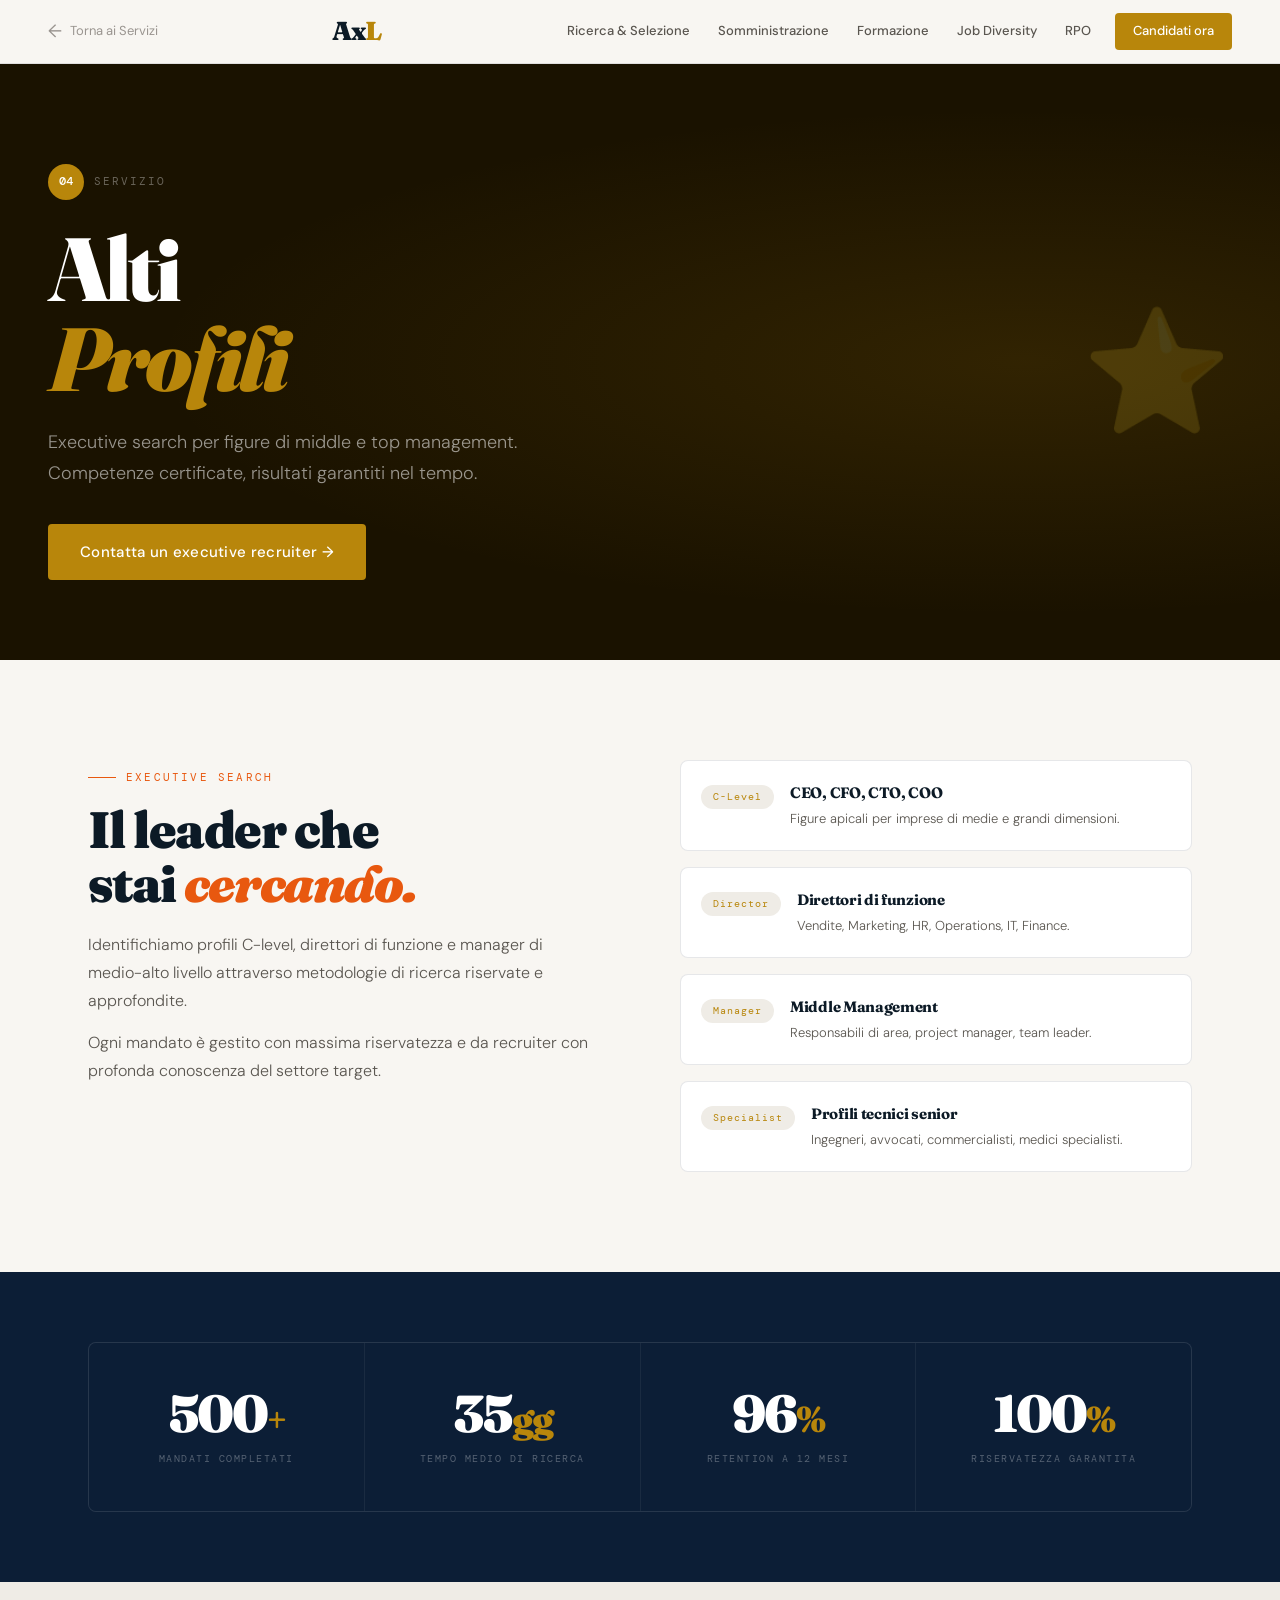
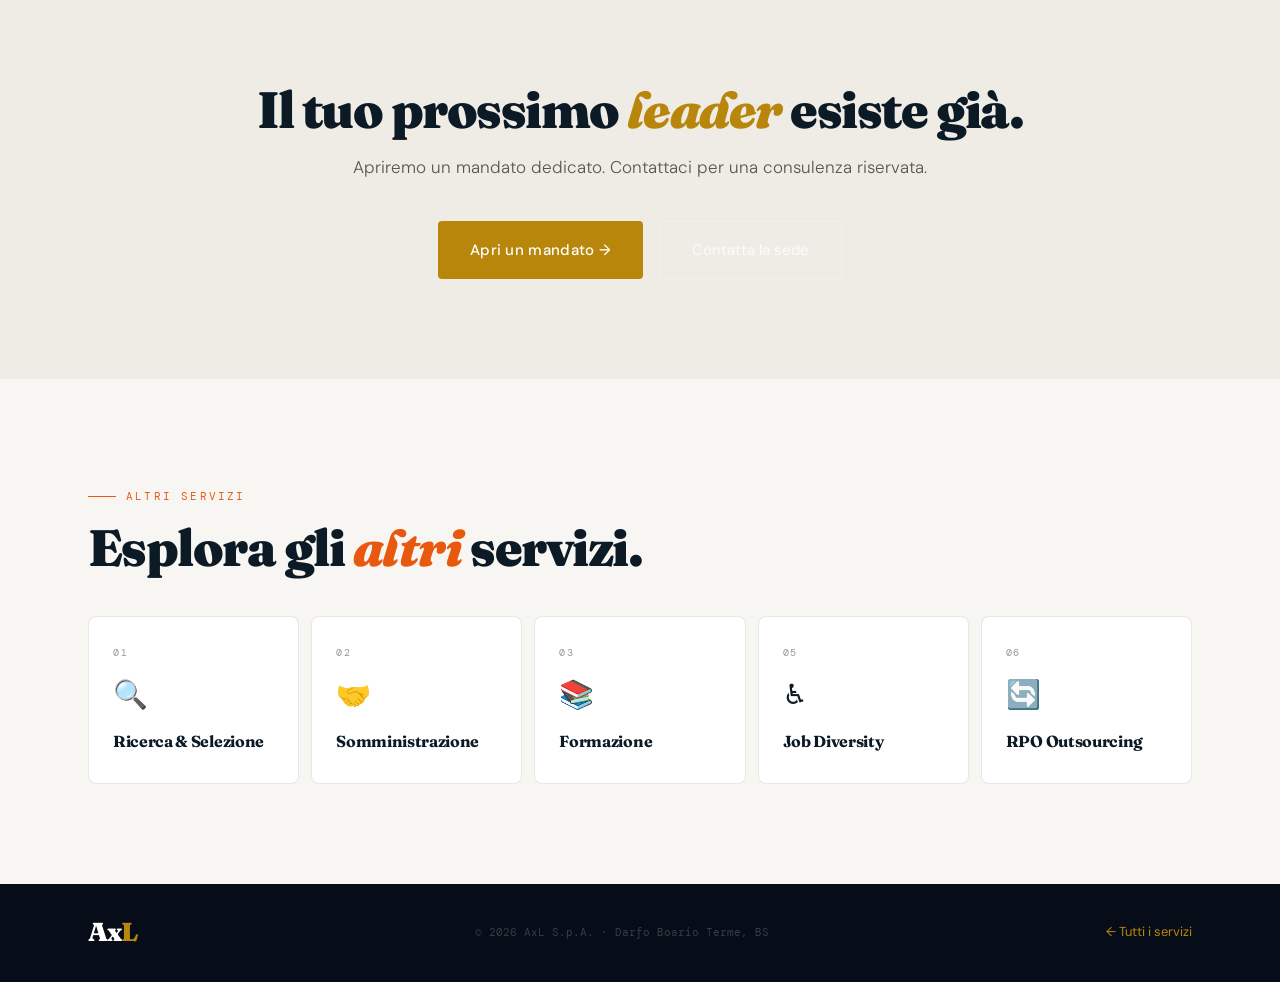
<file: services/alti-profili.html>
<!DOCTYPE html>
<html lang="it" data-theme="light">
<head>
  <meta charset="UTF-8"/>
  <meta name="viewport" content="width=device-width, initial-scale=1.0"/>
  <title>Alti Profili — AxL Darfo</title>
  <link rel="preconnect" href="https://fonts.googleapis.com">
  <link href="https://fonts.googleapis.com/css2?family=Fraunces:ital,opsz,wght@0,9..144,700;0,9..144,900;1,9..144,300&family=DM+Sans:wght@300;400;500&family=DM+Mono:wght@400;500&display=swap" rel="stylesheet">
  <link rel="stylesheet" href="../css/base.css">
  <link rel="stylesheet" href="../css/components.css">
  <link rel="stylesheet" href="alti-profili.css">
</head>
<body>
  <nav class="srv-topnav">
    <a href="../index.html#servizi" class="srv-back"><span class="srv-back-arrow">←</span><span>Torna ai Servizi</span></a>
    <a href="../index.html" class="srv-logo">Ax<span>L</span></a>
    <div class="srv-nav-links">
      <a href="ricerca-selezione.html" class="srv-nav-link">Ricerca &amp; Selezione</a>
      <a href="somministrazione.html"  class="srv-nav-link">Somministrazione</a>
      <a href="formazione.html"        class="srv-nav-link">Formazione</a>
      <a href="job-diversity.html"     class="srv-nav-link">Job Diversity</a>
      <a href="rpo-outsourcing.html"   class="srv-nav-link">RPO</a>
      <a href="../index.html#candidati" class="srv-nav-cta">Candidati ora</a>
    </div>
  </nav>

  <header class="srv-hero srv-hero--gold">
    <div class="srv-hero-bg"></div>
    <div class="srv-hero-inner">
      <div class="srv-hero-tag">
        <span class="srv-num-badge">04</span><span>Servizio</span>
      </div>
      <h1 class="srv-hero-title">Alti<br><em>Profili</em></h1>
      <p class="srv-hero-sub">Executive search per figure di middle e top management. Competenze certificate, risultati garantiti nel tempo.</p>
      <a href="../index.html#candidati" class="btn-hero-primary">Contatta un executive recruiter →</a>
    </div>
    <div class="srv-hero-icon">⭐</div>
  </header>

  <main class="srv-main">
    <section class="srv-section">
      <div class="srv-section-inner">
        <div class="srv-split">
          <div class="srv-split-left">
            <div class="section-eyebrow">Executive Search</div>
            <h2 class="section-title">Il leader che<br>stai <em>cercando.</em></h2>
            <p class="section-desc">Identifichiamo profili C-level, direttori di funzione e manager di medio-alto livello attraverso metodologie di ricerca riservate e approfondite.</p>
            <p class="section-desc" style="margin-top:14px">Ogni mandato è gestito con massima riservatezza e da recruiter con profonda conoscenza del settore target.</p>
          </div>
          <div class="srv-split-right">
            <div class="srv-levels">
              <div class="srv-level-item"><div class="slv-badge">C-Level</div><div class="slv-body"><strong>CEO, CFO, CTO, COO</strong><p>Figure apicali per imprese di medie e grandi dimensioni.</p></div></div>
              <div class="srv-level-item"><div class="slv-badge">Director</div><div class="slv-body"><strong>Direttori di funzione</strong><p>Vendite, Marketing, HR, Operations, IT, Finance.</p></div></div>
              <div class="srv-level-item"><div class="slv-badge">Manager</div><div class="slv-body"><strong>Middle Management</strong><p>Responsabili di area, project manager, team leader.</p></div></div>
              <div class="srv-level-item"><div class="slv-badge">Specialist</div><div class="slv-body"><strong>Profili tecnici senior</strong><p>Ingegneri, avvocati, commercialisti, medici specialisti.</p></div></div>
            </div>
          </div>
        </div>
      </div>
    </section>

    <section class="srv-stats-band">
      <div class="srv-section-inner">
        <div class="srv-stats-row">
          <div class="srv-stat"><span class="srv-stat-n">500<em>+</em></span><span class="srv-stat-l">Mandati completati</span></div>
          <div class="srv-stat"><span class="srv-stat-n">35<em>gg</em></span><span class="srv-stat-l">Tempo medio di ricerca</span></div>
          <div class="srv-stat"><span class="srv-stat-n">96<em>%</em></span><span class="srv-stat-l">Retention a 12 mesi</span></div>
          <div class="srv-stat"><span class="srv-stat-n">100<em>%</em></span><span class="srv-stat-l">Riservatezza garantita</span></div>
        </div>
      </div>
    </section>

    <section class="srv-cta-section">
      <div class="srv-section-inner">
        <h2 class="srv-cta-title">Il tuo prossimo <em>leader</em> esiste già.</h2>
        <p class="srv-cta-sub">Apriremo un mandato dedicato. Contattaci per una consulenza riservata.</p>
        <div class="srv-cta-btns">
          <a href="../index.html#candidati" class="btn-hero-primary">Apri un mandato →</a>
          <a href="../index.html#filiali"   class="btn-hero-ghost">Contatta la sede</a>
        </div>
      </div>
    </section>

    <section class="srv-related">
      <div class="srv-section-inner">
        <div class="section-eyebrow">Altri Servizi</div>
        <h2 class="section-title">Esplora gli <em>altri</em> servizi.</h2>
        <div class="srv-related-grid">
          <a href="ricerca-selezione.html" class="srv-rel-card"><span class="srv-rel-num">01</span><span class="srv-rel-icon">🔍</span><span class="srv-rel-title">Ricerca &amp; Selezione</span><span class="srv-rel-arrow">→</span></a>
          <a href="somministrazione.html"  class="srv-rel-card"><span class="srv-rel-num">02</span><span class="srv-rel-icon">🤝</span><span class="srv-rel-title">Somministrazione</span><span class="srv-rel-arrow">→</span></a>
          <a href="formazione.html"        class="srv-rel-card"><span class="srv-rel-num">03</span><span class="srv-rel-icon">📚</span><span class="srv-rel-title">Formazione</span><span class="srv-rel-arrow">→</span></a>
          <a href="job-diversity.html"     class="srv-rel-card"><span class="srv-rel-num">05</span><span class="srv-rel-icon">♿</span><span class="srv-rel-title">Job Diversity</span><span class="srv-rel-arrow">→</span></a>
          <a href="rpo-outsourcing.html"   class="srv-rel-card"><span class="srv-rel-num">06</span><span class="srv-rel-icon">🔄</span><span class="srv-rel-title">RPO Outsourcing</span><span class="srv-rel-arrow">→</span></a>
        </div>
      </div>
    </section>
  </main>

  <footer class="srv-footer">
    <div class="srv-section-inner">
      <div class="srv-footer-inner">
        <a href="../index.html" class="srv-footer-logo">Ax<span>L</span></a>
        <span class="srv-footer-copy">© 2026 AxL S.p.A. · Darfo Boario Terme, BS</span>
        <a href="../index.html#servizi" class="srv-footer-back">← Tutti i servizi</a>
      </div>
    </div>
  </footer>
</body>
</html>
</file>
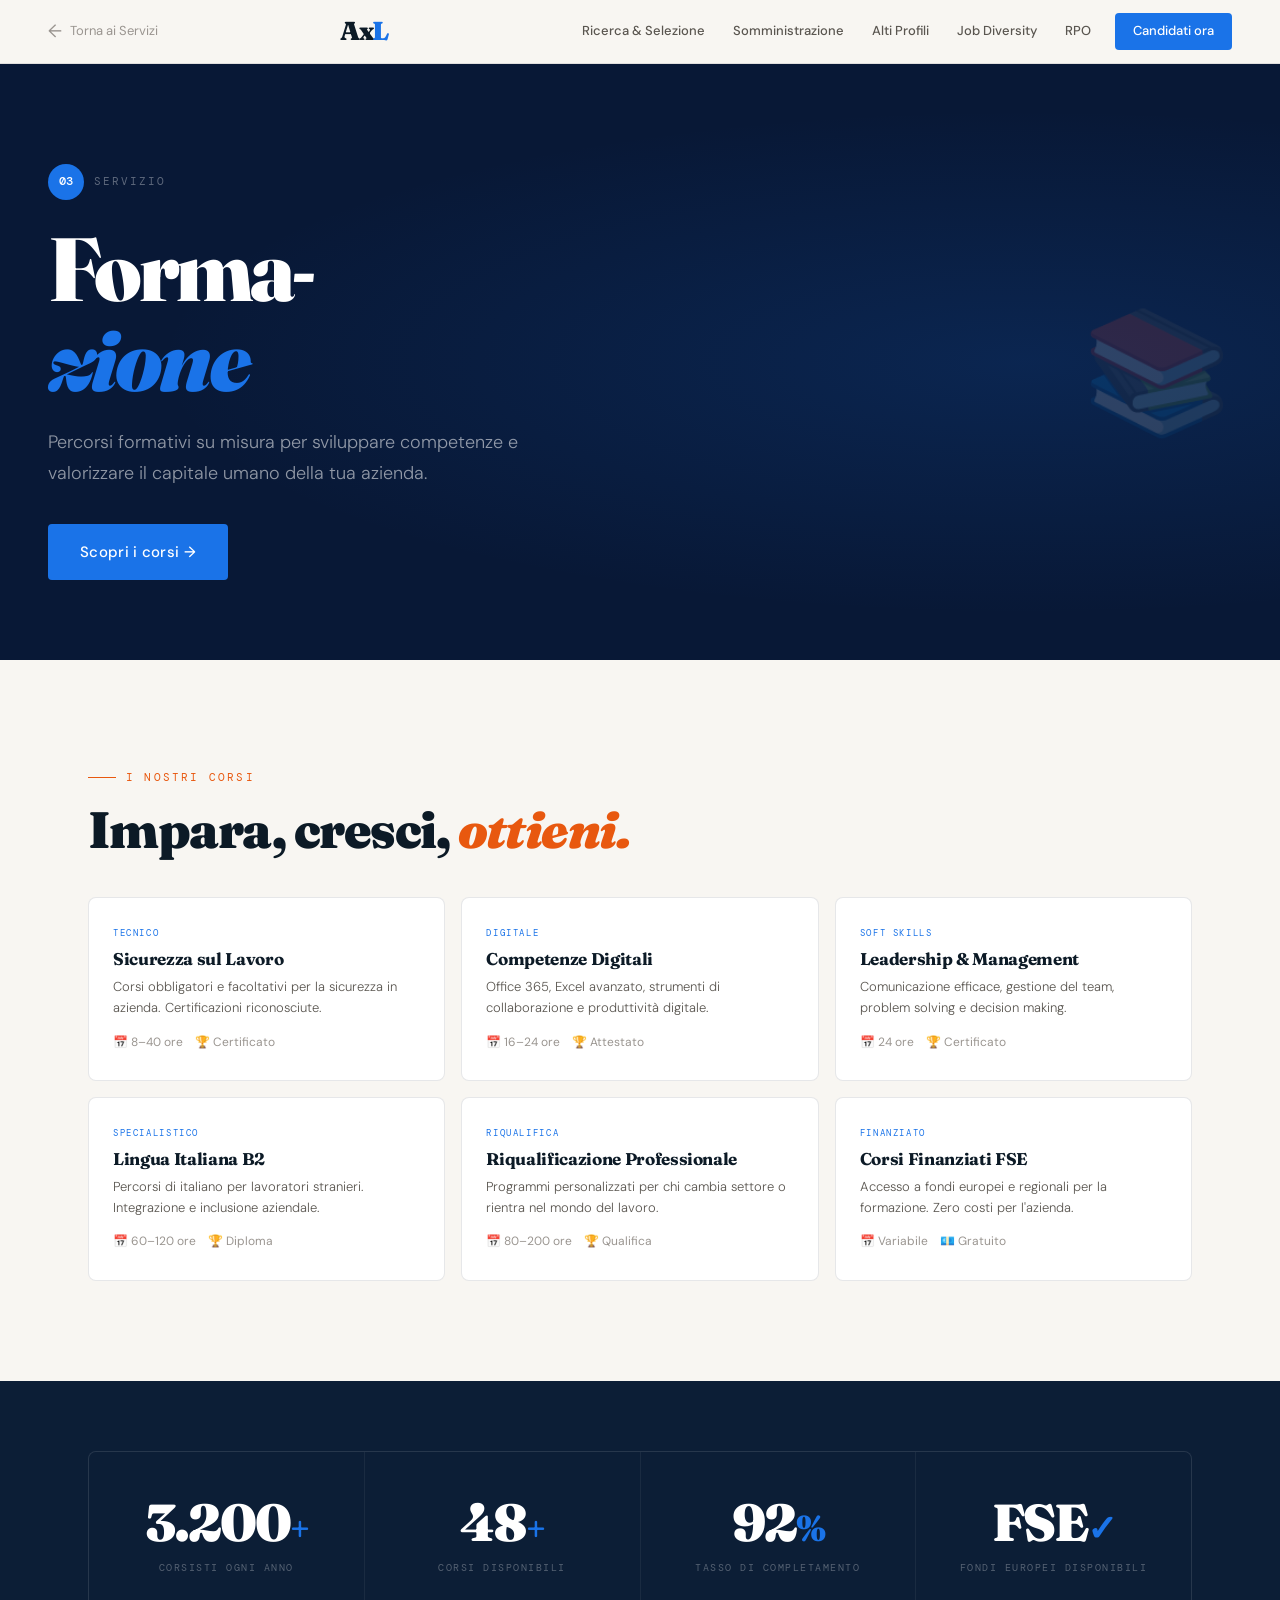
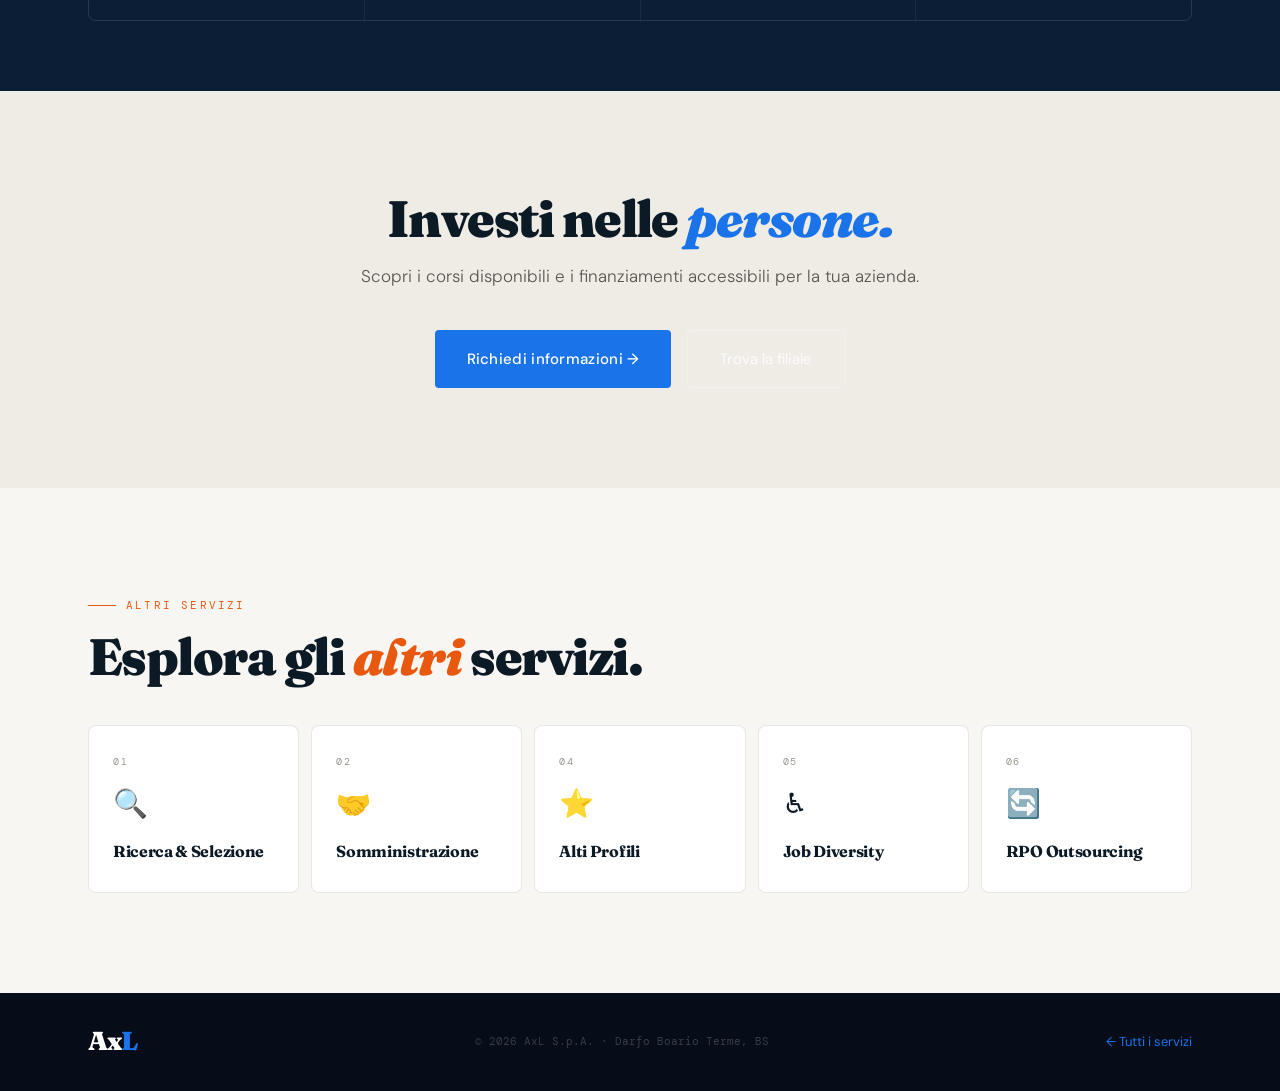
<file: services/formazione.html>
<!DOCTYPE html>
<html lang="it" data-theme="light">
<head>
  <meta charset="UTF-8"/>
  <meta name="viewport" content="width=device-width, initial-scale=1.0"/>
  <title>Formazione — AxL Darfo</title>
  <link rel="preconnect" href="https://fonts.googleapis.com">
  <link href="https://fonts.googleapis.com/css2?family=Fraunces:ital,opsz,wght@0,9..144,700;0,9..144,900;1,9..144,300&family=DM+Sans:wght@300;400;500&family=DM+Mono:wght@400;500&display=swap" rel="stylesheet">
  <link rel="stylesheet" href="../css/base.css">
  <link rel="stylesheet" href="../css/components.css">
  <link rel="stylesheet" href="formazione.css">
</head>
<body>
  <nav class="srv-topnav">
    <a href="../index.html#servizi" class="srv-back"><span class="srv-back-arrow">←</span><span>Torna ai Servizi</span></a>
    <a href="../index.html" class="srv-logo">Ax<span>L</span></a>
    <div class="srv-nav-links">
      <a href="ricerca-selezione.html" class="srv-nav-link">Ricerca &amp; Selezione</a>
      <a href="somministrazione.html"  class="srv-nav-link">Somministrazione</a>
      <a href="alti-profili.html"      class="srv-nav-link">Alti Profili</a>
      <a href="job-diversity.html"     class="srv-nav-link">Job Diversity</a>
      <a href="rpo-outsourcing.html"   class="srv-nav-link">RPO</a>
      <a href="../index.html#candidati" class="srv-nav-cta">Candidati ora</a>
    </div>
  </nav>

  <header class="srv-hero srv-hero--blue">
    <div class="srv-hero-bg"></div>
    <div class="srv-hero-inner">
      <div class="srv-hero-tag">
        <span class="srv-num-badge">03</span><span>Servizio</span>
      </div>
      <h1 class="srv-hero-title">Forma-<br><em>zione</em></h1>
      <p class="srv-hero-sub">Percorsi formativi su misura per sviluppare competenze e valorizzare il capitale umano della tua azienda.</p>
      <a href="../index.html#candidati" class="btn-hero-primary">Scopri i corsi →</a>
    </div>
    <div class="srv-hero-icon">📚</div>
  </header>

  <main class="srv-main">
    <section class="srv-section">
      <div class="srv-section-inner">
        <div class="section-eyebrow">I nostri corsi</div>
        <h2 class="section-title">Impara, cresci, <em>ottieni.</em></h2>
        <div class="srv-courses-grid">
          <div class="srv-course-card">
            <div class="scc-tag">Tecnico</div>
            <h3>Sicurezza sul Lavoro</h3>
            <p>Corsi obbligatori e facoltativi per la sicurezza in azienda. Certificazioni riconosciute.</p>
            <div class="scc-meta"><span>📅 8–40 ore</span><span>🏆 Certificato</span></div>
          </div>
          <div class="srv-course-card">
            <div class="scc-tag">Digitale</div>
            <h3>Competenze Digitali</h3>
            <p>Office 365, Excel avanzato, strumenti di collaborazione e produttività digitale.</p>
            <div class="scc-meta"><span>📅 16–24 ore</span><span>🏆 Attestato</span></div>
          </div>
          <div class="srv-course-card">
            <div class="scc-tag">Soft Skills</div>
            <h3>Leadership &amp; Management</h3>
            <p>Comunicazione efficace, gestione del team, problem solving e decision making.</p>
            <div class="scc-meta"><span>📅 24 ore</span><span>🏆 Certificato</span></div>
          </div>
          <div class="srv-course-card">
            <div class="scc-tag">Specialistico</div>
            <h3>Lingua Italiana B2</h3>
            <p>Percorsi di italiano per lavoratori stranieri. Integrazione e inclusione aziendale.</p>
            <div class="scc-meta"><span>📅 60–120 ore</span><span>🏆 Diploma</span></div>
          </div>
          <div class="srv-course-card">
            <div class="scc-tag">Riqualifica</div>
            <h3>Riqualificazione Professionale</h3>
            <p>Programmi personalizzati per chi cambia settore o rientra nel mondo del lavoro.</p>
            <div class="scc-meta"><span>📅 80–200 ore</span><span>🏆 Qualifica</span></div>
          </div>
          <div class="srv-course-card">
            <div class="scc-tag">Finanziato</div>
            <h3>Corsi Finanziati FSE</h3>
            <p>Accesso a fondi europei e regionali per la formazione. Zero costi per l'azienda.</p>
            <div class="scc-meta"><span>📅 Variabile</span><span>💶 Gratuito</span></div>
          </div>
        </div>
      </div>
    </section>

    <section class="srv-stats-band">
      <div class="srv-section-inner">
        <div class="srv-stats-row">
          <div class="srv-stat"><span class="srv-stat-n">3.200<em>+</em></span><span class="srv-stat-l">Corsisti ogni anno</span></div>
          <div class="srv-stat"><span class="srv-stat-n">48<em>+</em></span><span class="srv-stat-l">Corsi disponibili</span></div>
          <div class="srv-stat"><span class="srv-stat-n">92<em>%</em></span><span class="srv-stat-l">Tasso di completamento</span></div>
          <div class="srv-stat"><span class="srv-stat-n">FSE<em>✓</em></span><span class="srv-stat-l">Fondi europei disponibili</span></div>
        </div>
      </div>
    </section>

    <section class="srv-cta-section">
      <div class="srv-section-inner">
        <h2 class="srv-cta-title">Investi nelle <em>persone.</em></h2>
        <p class="srv-cta-sub">Scopri i corsi disponibili e i finanziamenti accessibili per la tua azienda.</p>
        <div class="srv-cta-btns">
          <a href="../index.html#candidati" class="btn-hero-primary">Richiedi informazioni →</a>
          <a href="../index.html#filiali"   class="btn-hero-ghost">Trova la filiale</a>
        </div>
      </div>
    </section>

    <section class="srv-related">
      <div class="srv-section-inner">
        <div class="section-eyebrow">Altri Servizi</div>
        <h2 class="section-title">Esplora gli <em>altri</em> servizi.</h2>
        <div class="srv-related-grid">
          <a href="ricerca-selezione.html" class="srv-rel-card"><span class="srv-rel-num">01</span><span class="srv-rel-icon">🔍</span><span class="srv-rel-title">Ricerca &amp; Selezione</span><span class="srv-rel-arrow">→</span></a>
          <a href="somministrazione.html"  class="srv-rel-card"><span class="srv-rel-num">02</span><span class="srv-rel-icon">🤝</span><span class="srv-rel-title">Somministrazione</span><span class="srv-rel-arrow">→</span></a>
          <a href="alti-profili.html"      class="srv-rel-card"><span class="srv-rel-num">04</span><span class="srv-rel-icon">⭐</span><span class="srv-rel-title">Alti Profili</span><span class="srv-rel-arrow">→</span></a>
          <a href="job-diversity.html"     class="srv-rel-card"><span class="srv-rel-num">05</span><span class="srv-rel-icon">♿</span><span class="srv-rel-title">Job Diversity</span><span class="srv-rel-arrow">→</span></a>
          <a href="rpo-outsourcing.html"   class="srv-rel-card"><span class="srv-rel-num">06</span><span class="srv-rel-icon">🔄</span><span class="srv-rel-title">RPO Outsourcing</span><span class="srv-rel-arrow">→</span></a>
        </div>
      </div>
    </section>
  </main>

  <footer class="srv-footer">
    <div class="srv-section-inner">
      <div class="srv-footer-inner">
        <a href="../index.html" class="srv-footer-logo">Ax<span>L</span></a>
        <span class="srv-footer-copy">© 2026 AxL S.p.A. · Darfo Boario Terme, BS</span>
        <a href="../index.html#servizi" class="srv-footer-back">← Tutti i servizi</a>
      </div>
    </div>
  </footer>
</body>
</html>
</file>
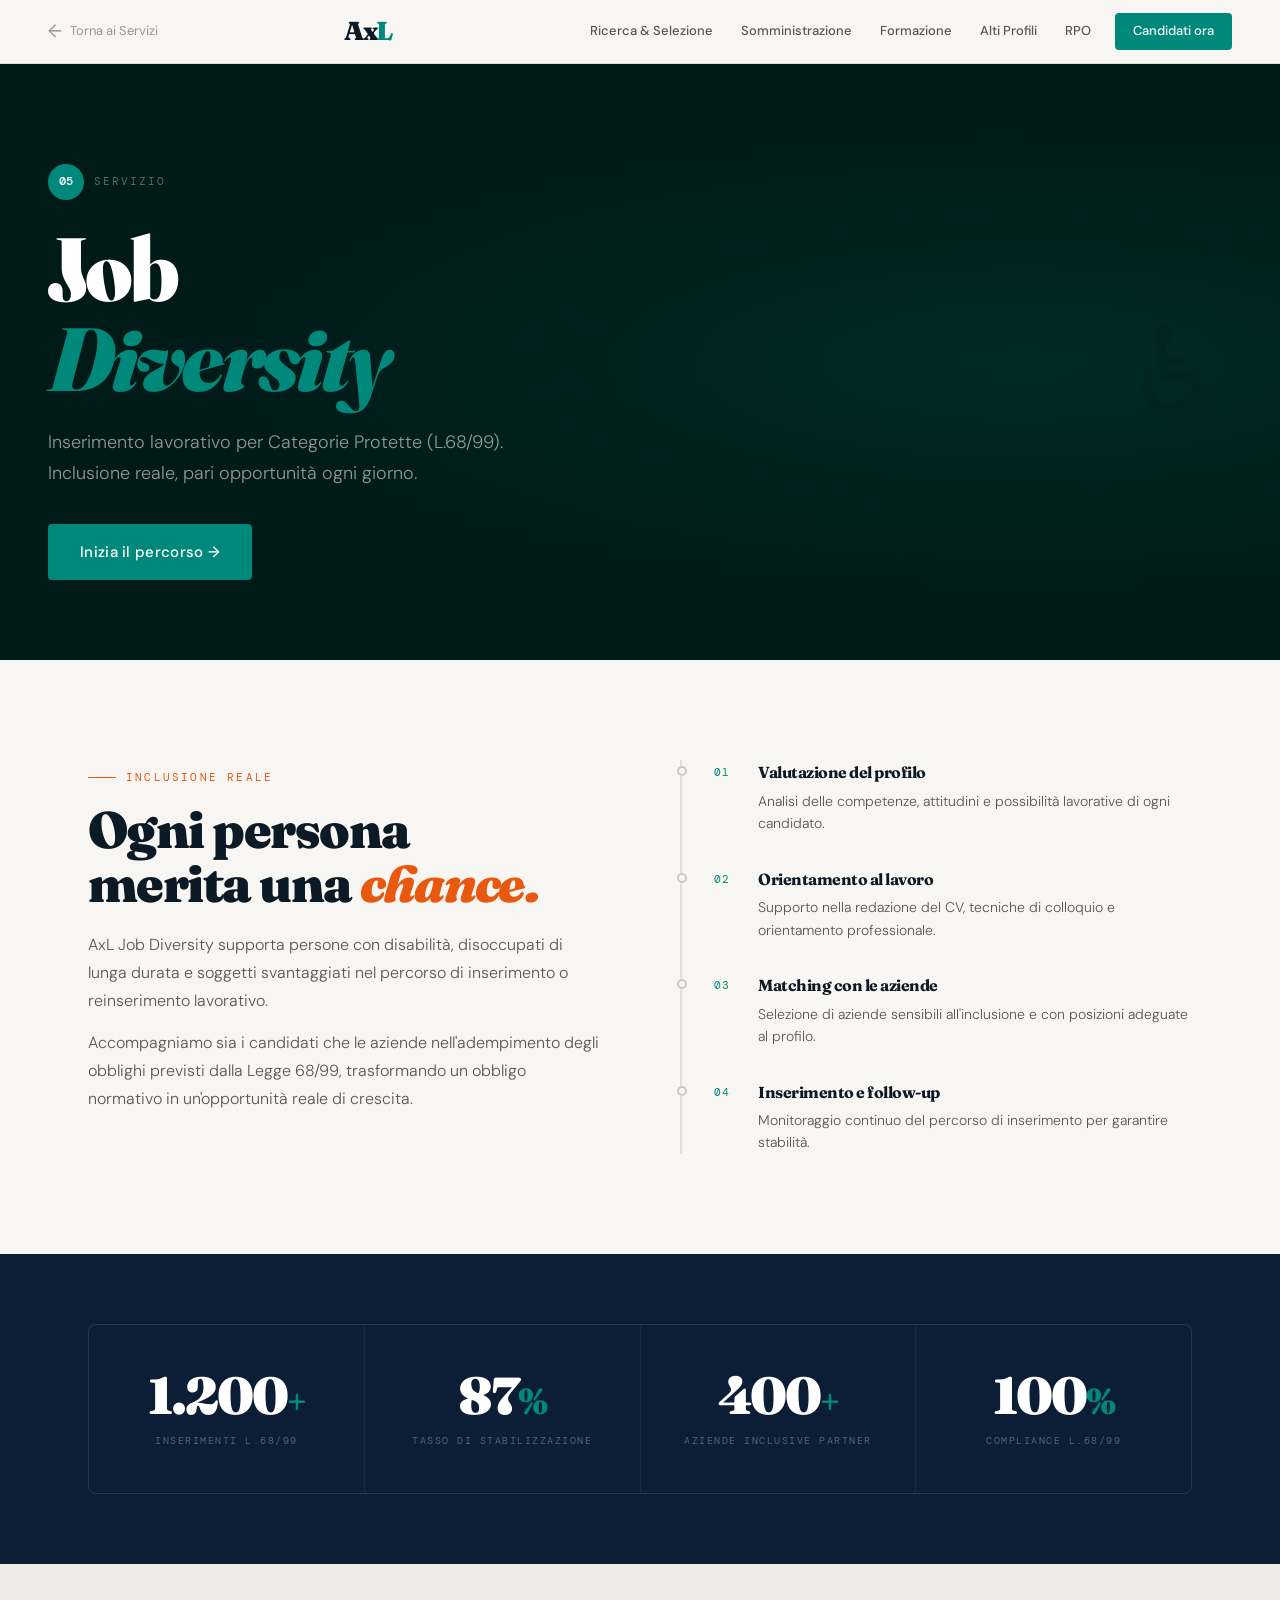
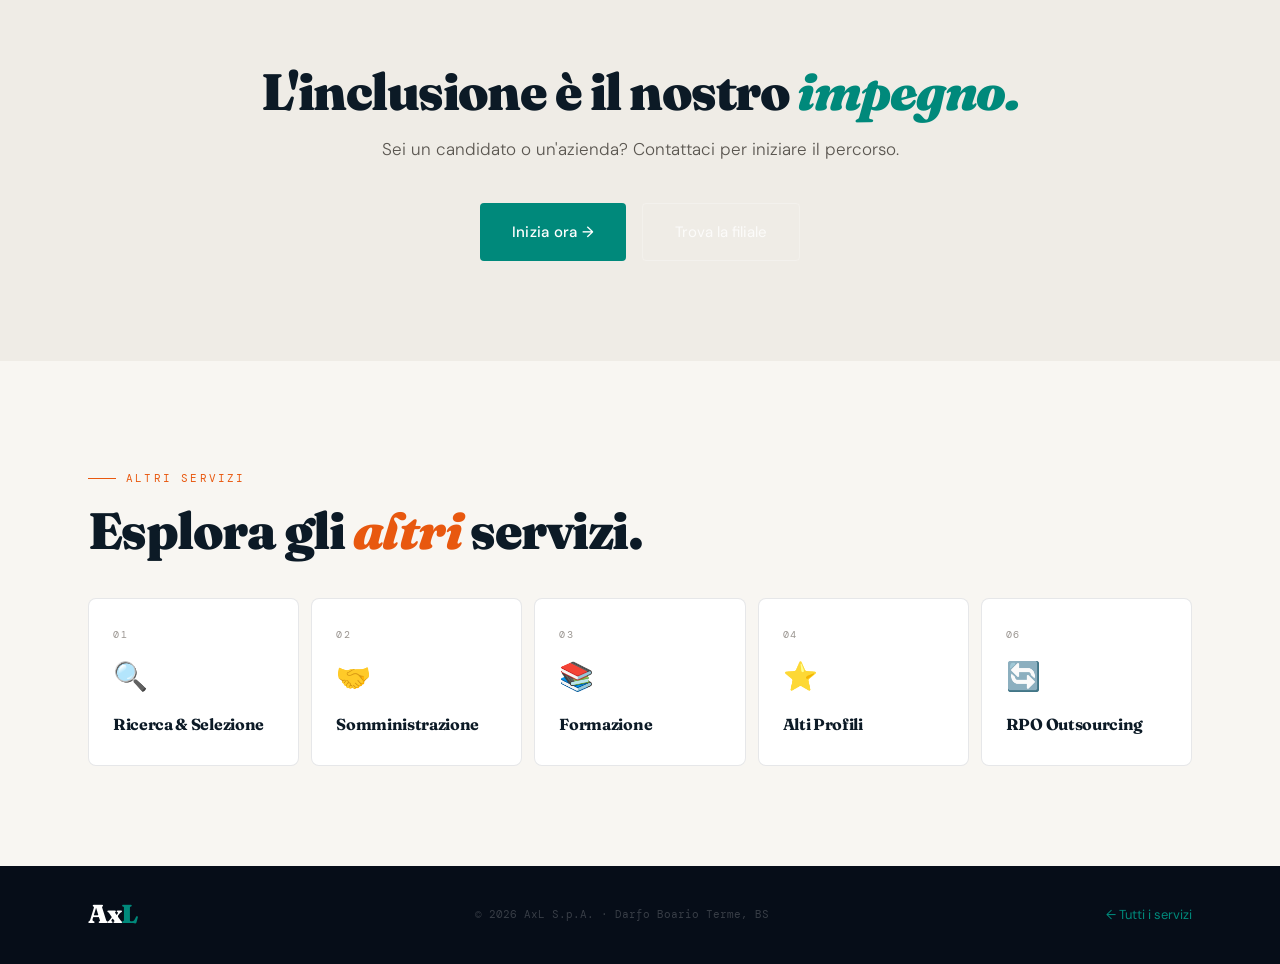
<file: services/job-diversity.html>
<!DOCTYPE html>
<html lang="it" data-theme="light">
<head>
  <meta charset="UTF-8"/>
  <meta name="viewport" content="width=device-width, initial-scale=1.0"/>
  <title>Job Diversity — AxL Darfo</title>
  <link rel="preconnect" href="https://fonts.googleapis.com">
  <link href="https://fonts.googleapis.com/css2?family=Fraunces:ital,opsz,wght@0,9..144,700;0,9..144,900;1,9..144,300&family=DM+Sans:wght@300;400;500&family=DM+Mono:wght@400;500&display=swap" rel="stylesheet">
  <link rel="stylesheet" href="../css/base.css">
  <link rel="stylesheet" href="../css/components.css">
  <link rel="stylesheet" href="job-diversity.css">
</head>
<body>
  <nav class="srv-topnav">
    <a href="../index.html#servizi" class="srv-back"><span class="srv-back-arrow">←</span><span>Torna ai Servizi</span></a>
    <a href="../index.html" class="srv-logo">Ax<span>L</span></a>
    <div class="srv-nav-links">
      <a href="ricerca-selezione.html" class="srv-nav-link">Ricerca &amp; Selezione</a>
      <a href="somministrazione.html"  class="srv-nav-link">Somministrazione</a>
      <a href="formazione.html"        class="srv-nav-link">Formazione</a>
      <a href="alti-profili.html"      class="srv-nav-link">Alti Profili</a>
      <a href="rpo-outsourcing.html"   class="srv-nav-link">RPO</a>
      <a href="../index.html#candidati" class="srv-nav-cta">Candidati ora</a>
    </div>
  </nav>

  <header class="srv-hero srv-hero--teal">
    <div class="srv-hero-bg"></div>
    <div class="srv-hero-inner">
      <div class="srv-hero-tag"><span class="srv-num-badge">05</span><span>Servizio</span></div>
      <h1 class="srv-hero-title">Job<br><em>Diversity</em></h1>
      <p class="srv-hero-sub">Inserimento lavorativo per Categorie Protette (L.68/99). Inclusione reale, pari opportunità ogni giorno.</p>
      <a href="../index.html#candidati" class="btn-hero-primary">Inizia il percorso →</a>
    </div>
    <div class="srv-hero-icon">♿</div>
  </header>

  <main class="srv-main">
    <section class="srv-section">
      <div class="srv-section-inner">
        <div class="srv-split">
          <div class="srv-split-left">
            <div class="section-eyebrow">Inclusione reale</div>
            <h2 class="section-title">Ogni persona<br>merita una <em>chance.</em></h2>
            <p class="section-desc">AxL Job Diversity supporta persone con disabilità, disoccupati di lunga durata e soggetti svantaggiati nel percorso di inserimento o reinserimento lavorativo.</p>
            <p class="section-desc" style="margin-top:14px">Accompagniamo sia i candidati che le aziende nell'adempimento degli obblighi previsti dalla Legge 68/99, trasformando un obbligo normativo in un'opportunità reale di crescita.</p>
          </div>
          <div class="srv-split-right">
            <div class="srv-process">
              <div class="sp-step"><div class="sp-num">01</div><div class="sp-body"><strong>Valutazione del profilo</strong><p>Analisi delle competenze, attitudini e possibilità lavorative di ogni candidato.</p></div></div>
              <div class="sp-step"><div class="sp-num">02</div><div class="sp-body"><strong>Orientamento al lavoro</strong><p>Supporto nella redazione del CV, tecniche di colloquio e orientamento professionale.</p></div></div>
              <div class="sp-step"><div class="sp-num">03</div><div class="sp-body"><strong>Matching con le aziende</strong><p>Selezione di aziende sensibili all'inclusione e con posizioni adeguate al profilo.</p></div></div>
              <div class="sp-step"><div class="sp-num">04</div><div class="sp-body"><strong>Inserimento e follow-up</strong><p>Monitoraggio continuo del percorso di inserimento per garantire stabilità.</p></div></div>
            </div>
          </div>
        </div>
      </div>
    </section>

    <section class="srv-stats-band">
      <div class="srv-section-inner">
        <div class="srv-stats-row">
          <div class="srv-stat"><span class="srv-stat-n">1.200<em>+</em></span><span class="srv-stat-l">Inserimenti L.68/99</span></div>
          <div class="srv-stat"><span class="srv-stat-n">87<em>%</em></span><span class="srv-stat-l">Tasso di stabilizzazione</span></div>
          <div class="srv-stat"><span class="srv-stat-n">400<em>+</em></span><span class="srv-stat-l">Aziende inclusive partner</span></div>
          <div class="srv-stat"><span class="srv-stat-n">100<em>%</em></span><span class="srv-stat-l">Compliance L.68/99</span></div>
        </div>
      </div>
    </section>

    <section class="srv-cta-section">
      <div class="srv-section-inner">
        <h2 class="srv-cta-title">L'inclusione è il nostro <em>impegno.</em></h2>
        <p class="srv-cta-sub">Sei un candidato o un'azienda? Contattaci per iniziare il percorso.</p>
        <div class="srv-cta-btns">
          <a href="../index.html#candidati" class="btn-hero-primary">Inizia ora →</a>
          <a href="../index.html#filiali"   class="btn-hero-ghost">Trova la filiale</a>
        </div>
      </div>
    </section>

    <section class="srv-related">
      <div class="srv-section-inner">
        <div class="section-eyebrow">Altri Servizi</div>
        <h2 class="section-title">Esplora gli <em>altri</em> servizi.</h2>
        <div class="srv-related-grid">
          <a href="ricerca-selezione.html" class="srv-rel-card"><span class="srv-rel-num">01</span><span class="srv-rel-icon">🔍</span><span class="srv-rel-title">Ricerca &amp; Selezione</span><span class="srv-rel-arrow">→</span></a>
          <a href="somministrazione.html"  class="srv-rel-card"><span class="srv-rel-num">02</span><span class="srv-rel-icon">🤝</span><span class="srv-rel-title">Somministrazione</span><span class="srv-rel-arrow">→</span></a>
          <a href="formazione.html"        class="srv-rel-card"><span class="srv-rel-num">03</span><span class="srv-rel-icon">📚</span><span class="srv-rel-title">Formazione</span><span class="srv-rel-arrow">→</span></a>
          <a href="alti-profili.html"      class="srv-rel-card"><span class="srv-rel-num">04</span><span class="srv-rel-icon">⭐</span><span class="srv-rel-title">Alti Profili</span><span class="srv-rel-arrow">→</span></a>
          <a href="rpo-outsourcing.html"   class="srv-rel-card"><span class="srv-rel-num">06</span><span class="srv-rel-icon">🔄</span><span class="srv-rel-title">RPO Outsourcing</span><span class="srv-rel-arrow">→</span></a>
        </div>
      </div>
    </section>
  </main>

  <footer class="srv-footer">
    <div class="srv-section-inner">
      <div class="srv-footer-inner">
        <a href="../index.html" class="srv-footer-logo">Ax<span>L</span></a>
        <span class="srv-footer-copy">© 2026 AxL S.p.A. · Darfo Boario Terme, BS</span>
        <a href="../index.html#servizi" class="srv-footer-back">← Tutti i servizi</a>
      </div>
    </div>
  </footer>
</body>
</html>
</file>
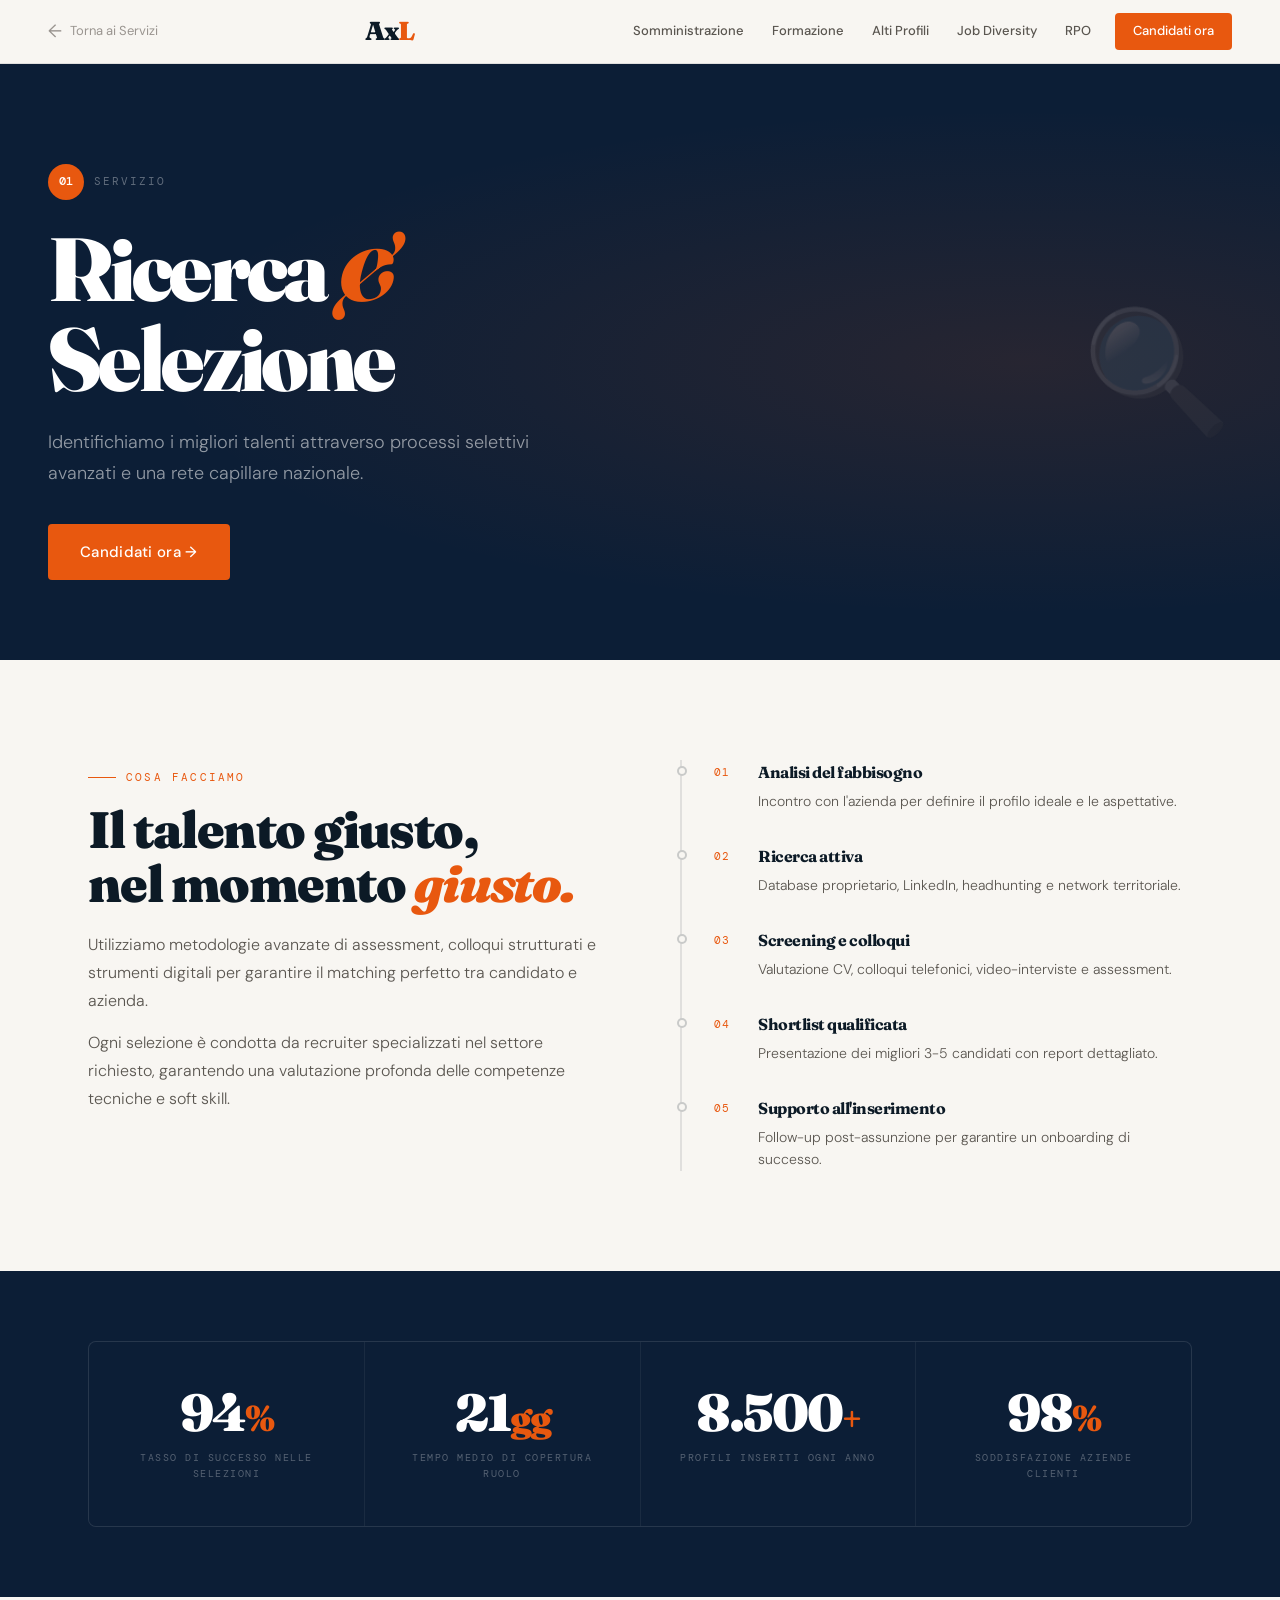
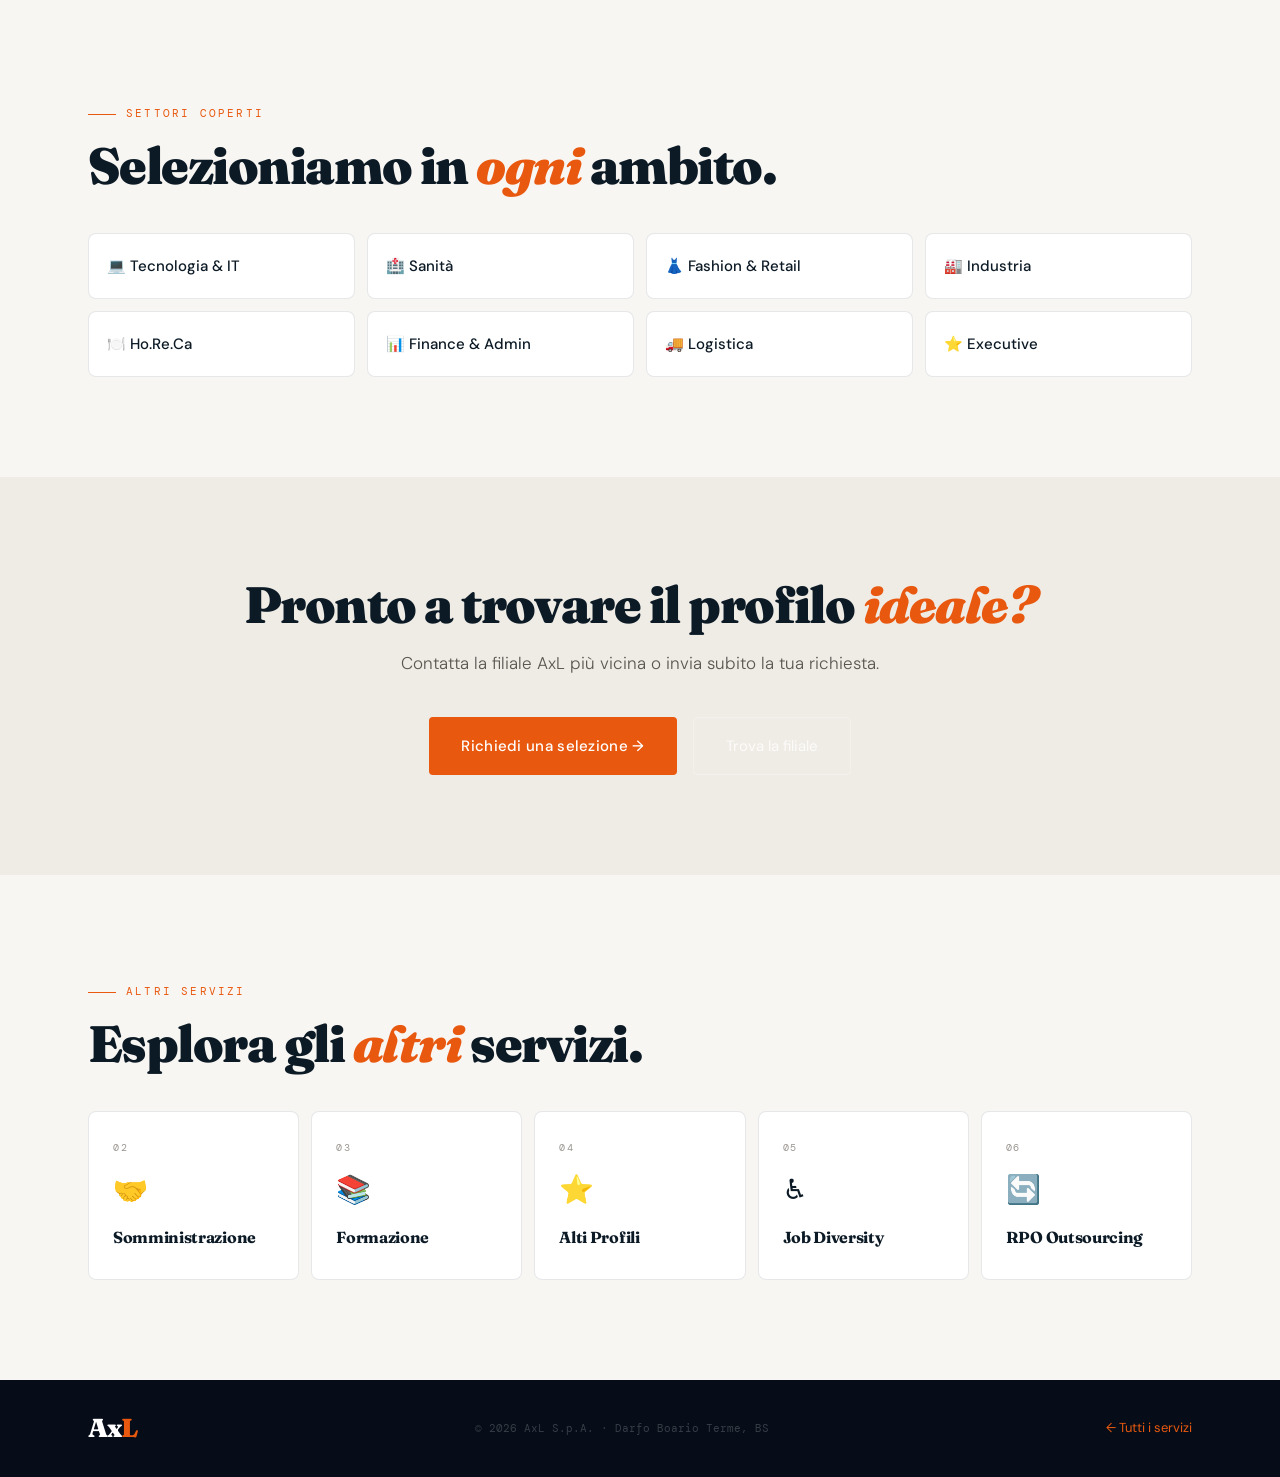
<file: services/ricerca-selezione.html>
<!DOCTYPE html>
<html lang="it" data-theme="light">
<head>
  <meta charset="UTF-8"/>
  <meta name="viewport" content="width=device-width, initial-scale=1.0"/>
  <title>Ricerca & Selezione — AxL Darfo</title>
  <link rel="preconnect" href="https://fonts.googleapis.com">
  <link href="https://fonts.googleapis.com/css2?family=Fraunces:ital,opsz,wght@0,9..144,700;0,9..144,900;1,9..144,300&family=DM+Sans:wght@300;400;500&family=DM+Mono:wght@400;500&display=swap" rel="stylesheet">
  <!-- ← Shared base styles from root -->
  <link rel="stylesheet" href="../css/base.css">
  <link rel="stylesheet" href="../css/components.css">
  <!-- ← This service's own stylesheet -->
  <link rel="stylesheet" href="ricerca-selezione.css">
</head>
<body>

  <!-- ══ BACK NAV — links back to index.html ══════════════ -->
  <nav class="srv-topnav">
    <a href="../index.html#servizi" class="srv-back">
      <span class="srv-back-arrow">←</span>
      <span>Torna ai Servizi</span>
    </a>
    <a href="../index.html" class="srv-logo">Ax<span>L</span></a>
    <div class="srv-nav-links">
      <!-- Links to sibling service pages -->
      <a href="somministrazione.html"   class="srv-nav-link">Somministrazione</a>
      <a href="formazione.html"         class="srv-nav-link">Formazione</a>
      <a href="alti-profili.html"       class="srv-nav-link">Alti Profili</a>
      <a href="job-diversity.html"      class="srv-nav-link">Job Diversity</a>
      <a href="rpo-outsourcing.html"    class="srv-nav-link">RPO</a>
      <a href="../index.html#candidati" class="srv-nav-cta">Candidati ora</a>
    </div>
  </nav>

  <!-- ══ HERO ══════════════════════════════════════════════ -->
  <header class="srv-hero">
    <div class="srv-hero-bg"></div>
    <div class="srv-hero-inner">
      <div class="srv-hero-tag">
        <span class="srv-num-badge">01</span>
        <span>Servizio</span>
      </div>
      <h1 class="srv-hero-title">Ricerca <em>&amp;</em><br>Selezione</h1>
      <p class="srv-hero-sub">Identifichiamo i migliori talenti attraverso processi selettivi avanzati e una rete capillare nazionale.</p>
      <a href="../index.html#candidati" class="btn-hero-primary">Candidati ora →</a>
    </div>
    <div class="srv-hero-icon">🔍</div>
  </header>

  <!-- ══ CONTENT ════════════════════════════════════════════ -->
  <main class="srv-main">

    <!-- What we do -->
    <section class="srv-section">
      <div class="srv-section-inner">
        <div class="srv-split">
          <div class="srv-split-left">
            <div class="section-eyebrow">Cosa facciamo</div>
            <h2 class="section-title">Il talento giusto,<br>nel momento <em>giusto.</em></h2>
            <p class="section-desc">Utilizziamo metodologie avanzate di assessment, colloqui strutturati e strumenti digitali per garantire il matching perfetto tra candidato e azienda.</p>
            <p class="section-desc" style="margin-top:14px">Ogni selezione è condotta da recruiter specializzati nel settore richiesto, garantendo una valutazione profonda delle competenze tecniche e soft skill.</p>
          </div>
          <div class="srv-split-right">
            <div class="srv-process">
              <div class="sp-step">
                <div class="sp-num">01</div>
                <div class="sp-body">
                  <strong>Analisi del fabbisogno</strong>
                  <p>Incontro con l'azienda per definire il profilo ideale e le aspettative.</p>
                </div>
              </div>
              <div class="sp-step">
                <div class="sp-num">02</div>
                <div class="sp-body">
                  <strong>Ricerca attiva</strong>
                  <p>Database proprietario, LinkedIn, headhunting e network territoriale.</p>
                </div>
              </div>
              <div class="sp-step">
                <div class="sp-num">03</div>
                <div class="sp-body">
                  <strong>Screening e colloqui</strong>
                  <p>Valutazione CV, colloqui telefonici, video-interviste e assessment.</p>
                </div>
              </div>
              <div class="sp-step">
                <div class="sp-num">04</div>
                <div class="sp-body">
                  <strong>Shortlist qualificata</strong>
                  <p>Presentazione dei migliori 3-5 candidati con report dettagliato.</p>
                </div>
              </div>
              <div class="sp-step">
                <div class="sp-num">05</div>
                <div class="sp-body">
                  <strong>Supporto all'inserimento</strong>
                  <p>Follow-up post-assunzione per garantire un onboarding di successo.</p>
                </div>
              </div>
            </div>
          </div>
        </div>
      </div>
    </section>

    <!-- Stats -->
    <section class="srv-stats-band">
      <div class="srv-section-inner">
        <div class="srv-stats-row">
          <div class="srv-stat"><span class="srv-stat-n">94<em>%</em></span><span class="srv-stat-l">Tasso di successo nelle selezioni</span></div>
          <div class="srv-stat"><span class="srv-stat-n">21<em>gg</em></span><span class="srv-stat-l">Tempo medio di copertura ruolo</span></div>
          <div class="srv-stat"><span class="srv-stat-n">8.500<em>+</em></span><span class="srv-stat-l">Profili inseriti ogni anno</span></div>
          <div class="srv-stat"><span class="srv-stat-n">98<em>%</em></span><span class="srv-stat-l">Soddisfazione aziende clienti</span></div>
        </div>
      </div>
    </section>

    <!-- Sectors -->
    <section class="srv-section">
      <div class="srv-section-inner">
        <div class="section-eyebrow">Settori coperti</div>
        <h2 class="section-title">Selezioniamo in <em>ogni</em> ambito.</h2>
        <div class="srv-sectors-grid">
          <div class="srv-sector-card">💻 Tecnologia &amp; IT</div>
          <div class="srv-sector-card">🏥 Sanità</div>
          <div class="srv-sector-card">👗 Fashion &amp; Retail</div>
          <div class="srv-sector-card">🏭 Industria</div>
          <div class="srv-sector-card">🍽️ Ho.Re.Ca</div>
          <div class="srv-sector-card">📊 Finance &amp; Admin</div>
          <div class="srv-sector-card">🚚 Logistica</div>
          <div class="srv-sector-card">⭐ Executive</div>
        </div>
      </div>
    </section>

    <!-- CTA -->
    <section class="srv-cta-section">
      <div class="srv-section-inner">
        <h2 class="srv-cta-title">Pronto a trovare il profilo <em>ideale?</em></h2>
        <p class="srv-cta-sub">Contatta la filiale AxL più vicina o invia subito la tua richiesta.</p>
        <div class="srv-cta-btns">
          <a href="../index.html#candidati" class="btn-hero-primary">Richiedi una selezione →</a>
          <a href="../index.html#filiali"   class="btn-hero-ghost">Trova la filiale</a>
        </div>
      </div>
    </section>

    <!-- Related services — links to other service pages -->
    <section class="srv-related">
      <div class="srv-section-inner">
        <div class="section-eyebrow">Altri Servizi</div>
        <h2 class="section-title">Esplora gli <em>altri</em> servizi.</h2>
        <div class="srv-related-grid">
          <a href="somministrazione.html" class="srv-rel-card">
            <span class="srv-rel-num">02</span>
            <span class="srv-rel-icon">🤝</span>
            <span class="srv-rel-title">Somministrazione</span>
            <span class="srv-rel-arrow">→</span>
          </a>
          <a href="formazione.html" class="srv-rel-card">
            <span class="srv-rel-num">03</span>
            <span class="srv-rel-icon">📚</span>
            <span class="srv-rel-title">Formazione</span>
            <span class="srv-rel-arrow">→</span>
          </a>
          <a href="alti-profili.html" class="srv-rel-card">
            <span class="srv-rel-num">04</span>
            <span class="srv-rel-icon">⭐</span>
            <span class="srv-rel-title">Alti Profili</span>
            <span class="srv-rel-arrow">→</span>
          </a>
          <a href="job-diversity.html" class="srv-rel-card">
            <span class="srv-rel-num">05</span>
            <span class="srv-rel-icon">♿</span>
            <span class="srv-rel-title">Job Diversity</span>
            <span class="srv-rel-arrow">→</span>
          </a>
          <a href="rpo-outsourcing.html" class="srv-rel-card">
            <span class="srv-rel-num">06</span>
            <span class="srv-rel-icon">🔄</span>
            <span class="srv-rel-title">RPO Outsourcing</span>
            <span class="srv-rel-arrow">→</span>
          </a>
        </div>
      </div>
    </section>

  </main>

  <!-- ══ FOOTER link back to index ══════════════════════════ -->
  <footer class="srv-footer">
    <div class="srv-section-inner">
      <div class="srv-footer-inner">
        <a href="../index.html" class="srv-footer-logo">Ax<span>L</span></a>
        <span class="srv-footer-copy">© 2026 AxL S.p.A. · Darfo Boario Terme, BS</span>
        <a href="../index.html#servizi" class="srv-footer-back">← Tutti i servizi</a>
      </div>
    </div>
  </footer>

</body>
</html>
</file>
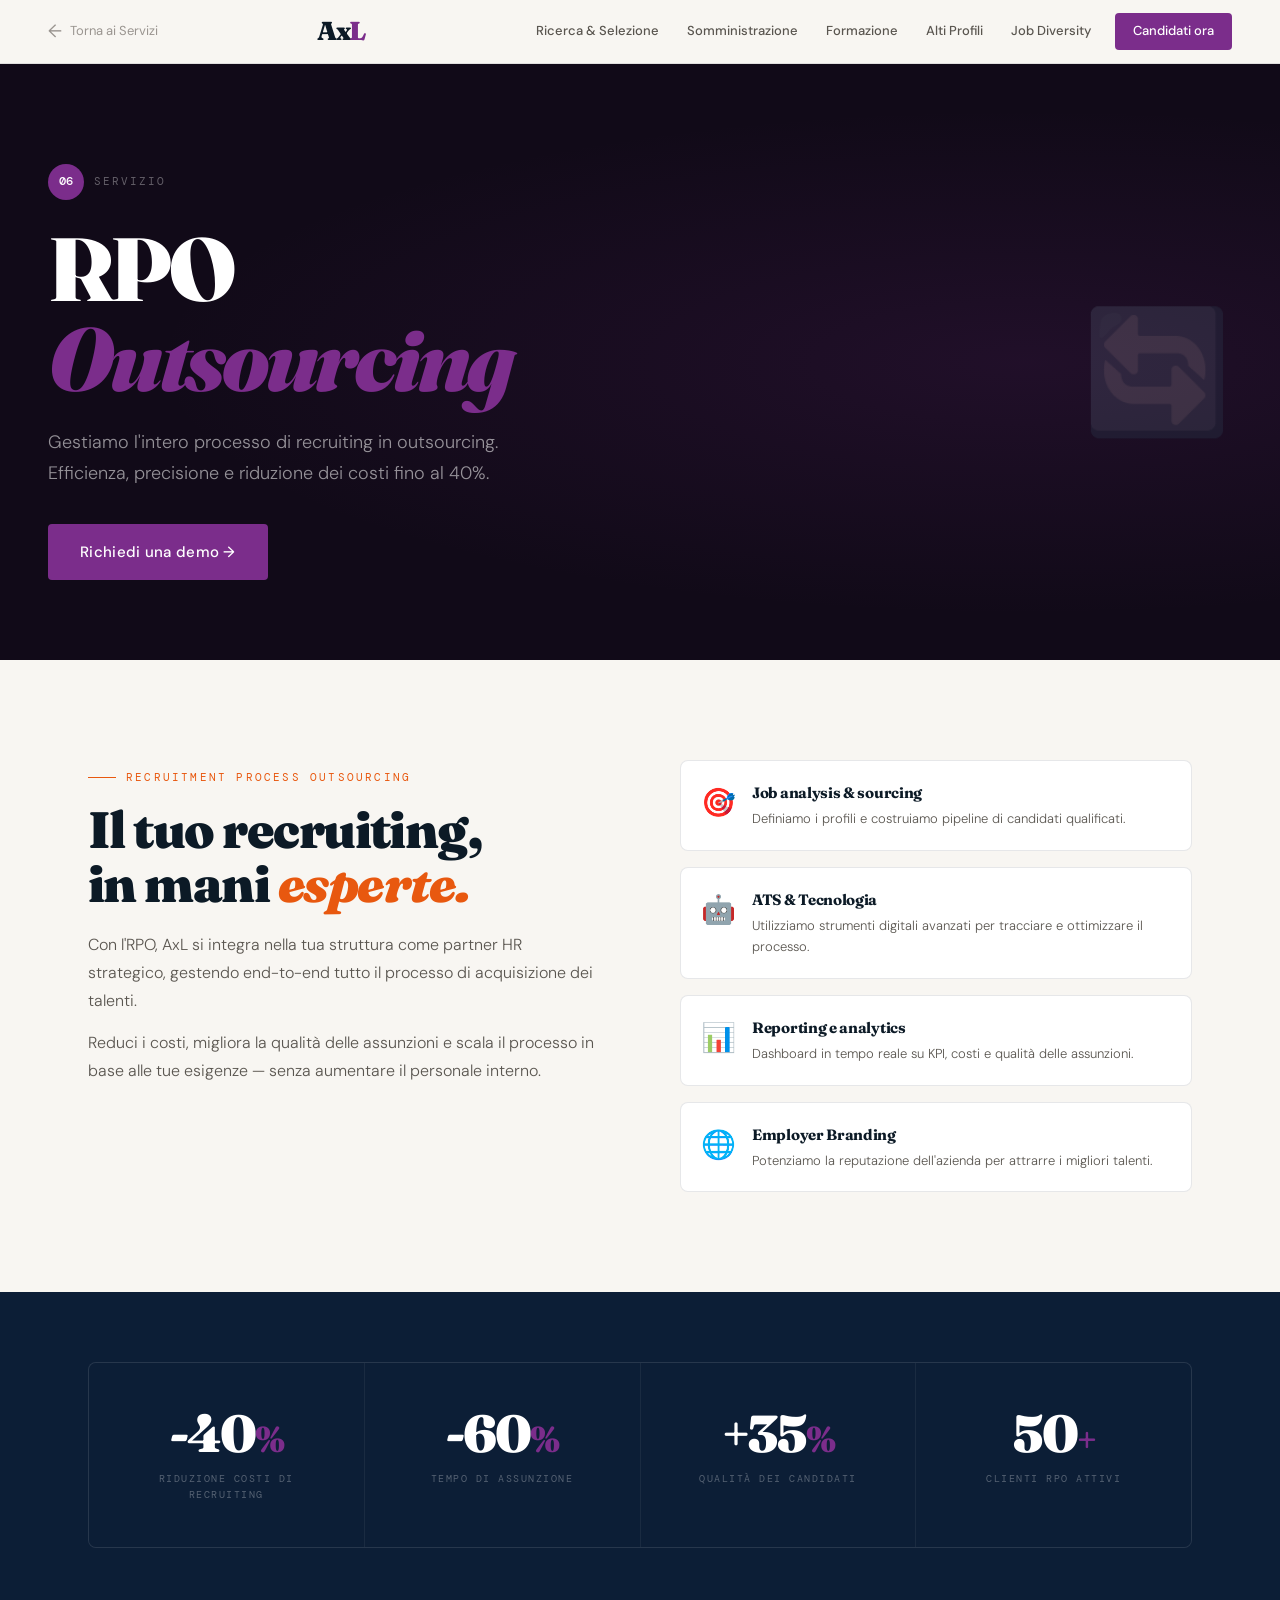
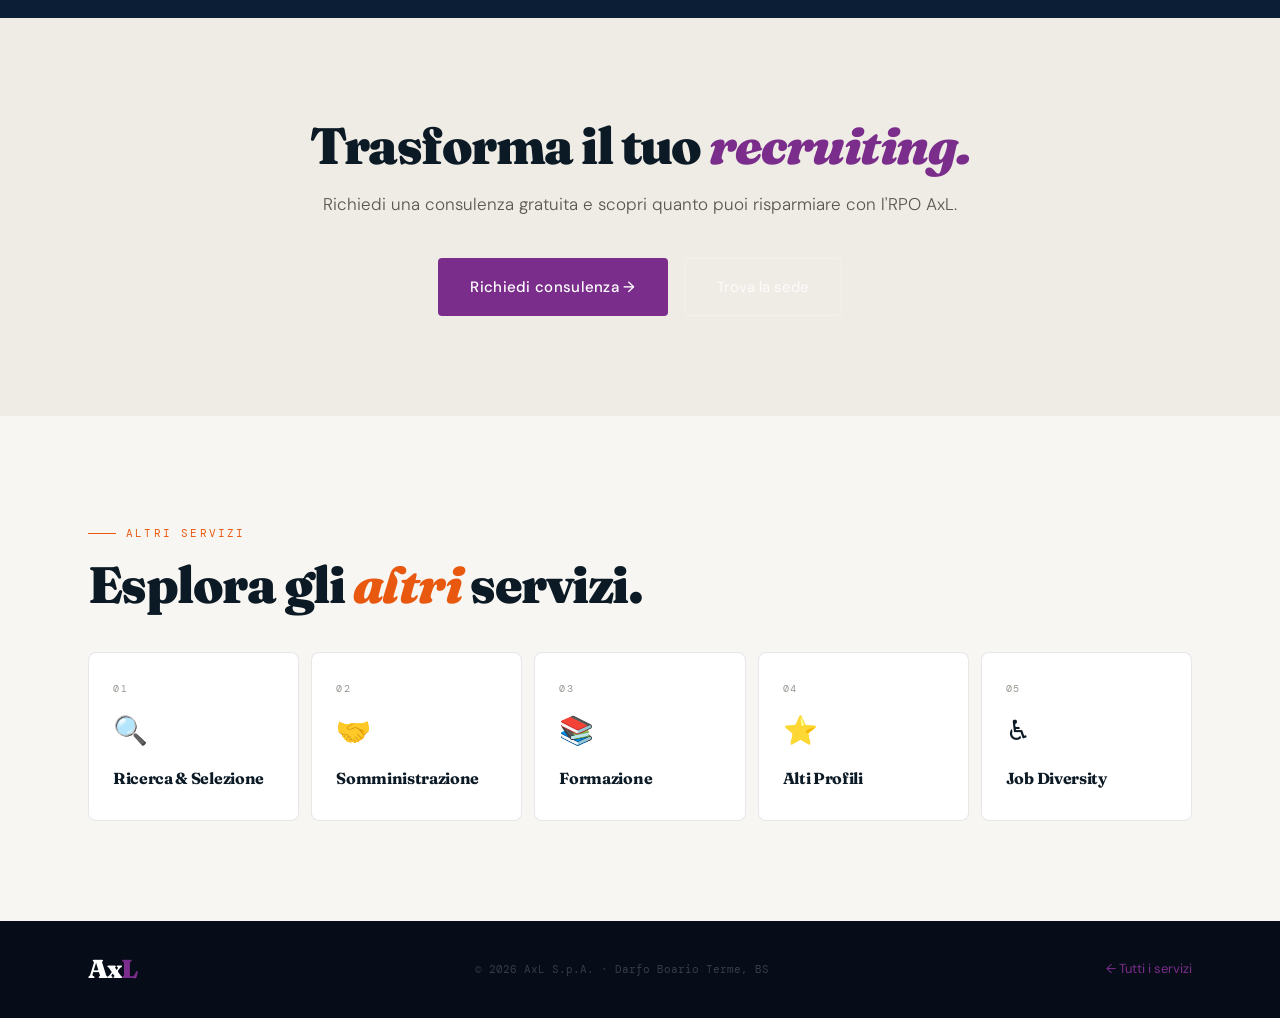
<file: services/rpo-outsourcing.html>
<!DOCTYPE html>
<html lang="it" data-theme="light">
<head>
  <meta charset="UTF-8"/>
  <meta name="viewport" content="width=device-width, initial-scale=1.0"/>
  <title>RPO Outsourcing — AxL Darfo</title>
  <link rel="preconnect" href="https://fonts.googleapis.com">
  <link href="https://fonts.googleapis.com/css2?family=Fraunces:ital,opsz,wght@0,9..144,700;0,9..144,900;1,9..144,300&family=DM+Sans:wght@300;400;500&family=DM+Mono:wght@400;500&display=swap" rel="stylesheet">
  <link rel="stylesheet" href="../css/base.css">
  <link rel="stylesheet" href="../css/components.css">
  <link rel="stylesheet" href="rpo-outsourcing.css">
</head>
<body>
  <nav class="srv-topnav">
    <a href="../index.html#servizi" class="srv-back"><span class="srv-back-arrow">←</span><span>Torna ai Servizi</span></a>
    <a href="../index.html" class="srv-logo">Ax<span>L</span></a>
    <div class="srv-nav-links">
      <a href="ricerca-selezione.html" class="srv-nav-link">Ricerca &amp; Selezione</a>
      <a href="somministrazione.html"  class="srv-nav-link">Somministrazione</a>
      <a href="formazione.html"        class="srv-nav-link">Formazione</a>
      <a href="alti-profili.html"      class="srv-nav-link">Alti Profili</a>
      <a href="job-diversity.html"     class="srv-nav-link">Job Diversity</a>
      <a href="../index.html#candidati" class="srv-nav-cta">Candidati ora</a>
    </div>
  </nav>

  <header class="srv-hero srv-hero--purple">
    <div class="srv-hero-bg"></div>
    <div class="srv-hero-inner">
      <div class="srv-hero-tag"><span class="srv-num-badge">06</span><span>Servizio</span></div>
      <h1 class="srv-hero-title">RPO<br><em>Outsourcing</em></h1>
      <p class="srv-hero-sub">Gestiamo l'intero processo di recruiting in outsourcing. Efficienza, precisione e riduzione dei costi fino al 40%.</p>
      <a href="../index.html#candidati" class="btn-hero-primary">Richiedi una demo →</a>
    </div>
    <div class="srv-hero-icon">🔄</div>
  </header>

  <main class="srv-main">
    <section class="srv-section">
      <div class="srv-section-inner">
        <div class="srv-split">
          <div class="srv-split-left">
            <div class="section-eyebrow">Recruitment Process Outsourcing</div>
            <h2 class="section-title">Il tuo recruiting,<br>in mani <em>esperte.</em></h2>
            <p class="section-desc">Con l'RPO, AxL si integra nella tua struttura come partner HR strategico, gestendo end-to-end tutto il processo di acquisizione dei talenti.</p>
            <p class="section-desc" style="margin-top:14px">Reduci i costi, migliora la qualità delle assunzioni e scala il processo in base alle tue esigenze — senza aumentare il personale interno.</p>
          </div>
          <div class="srv-split-right">
            <div class="srv-rpo-features">
              <div class="srv-rpo-feat"><div class="srf-icon">🎯</div><div><strong>Job analysis &amp; sourcing</strong><p>Definiamo i profili e costruiamo pipeline di candidati qualificati.</p></div></div>
              <div class="srv-rpo-feat"><div class="srf-icon">🤖</div><div><strong>ATS &amp; Tecnologia</strong><p>Utilizziamo strumenti digitali avanzati per tracciare e ottimizzare il processo.</p></div></div>
              <div class="srv-rpo-feat"><div class="srf-icon">📊</div><div><strong>Reporting e analytics</strong><p>Dashboard in tempo reale su KPI, costi e qualità delle assunzioni.</p></div></div>
              <div class="srv-rpo-feat"><div class="srf-icon">🌐</div><div><strong>Employer Branding</strong><p>Potenziamo la reputazione dell'azienda per attrarre i migliori talenti.</p></div></div>
            </div>
          </div>
        </div>
      </div>
    </section>

    <section class="srv-stats-band">
      <div class="srv-section-inner">
        <div class="srv-stats-row">
          <div class="srv-stat"><span class="srv-stat-n">-40<em>%</em></span><span class="srv-stat-l">Riduzione costi di recruiting</span></div>
          <div class="srv-stat"><span class="srv-stat-n">-60<em>%</em></span><span class="srv-stat-l">Tempo di assunzione</span></div>
          <div class="srv-stat"><span class="srv-stat-n">+35<em>%</em></span><span class="srv-stat-l">Qualità dei candidati</span></div>
          <div class="srv-stat"><span class="srv-stat-n">50<em>+</em></span><span class="srv-stat-l">Clienti RPO attivi</span></div>
        </div>
      </div>
    </section>

    <section class="srv-cta-section">
      <div class="srv-section-inner">
        <h2 class="srv-cta-title">Trasforma il tuo <em>recruiting.</em></h2>
        <p class="srv-cta-sub">Richiedi una consulenza gratuita e scopri quanto puoi risparmiare con l'RPO AxL.</p>
        <div class="srv-cta-btns">
          <a href="../index.html#candidati" class="btn-hero-primary">Richiedi consulenza →</a>
          <a href="../index.html#filiali"   class="btn-hero-ghost">Trova la sede</a>
        </div>
      </div>
    </section>

    <section class="srv-related">
      <div class="srv-section-inner">
        <div class="section-eyebrow">Altri Servizi</div>
        <h2 class="section-title">Esplora gli <em>altri</em> servizi.</h2>
        <div class="srv-related-grid">
          <a href="ricerca-selezione.html" class="srv-rel-card"><span class="srv-rel-num">01</span><span class="srv-rel-icon">🔍</span><span class="srv-rel-title">Ricerca &amp; Selezione</span><span class="srv-rel-arrow">→</span></a>
          <a href="somministrazione.html"  class="srv-rel-card"><span class="srv-rel-num">02</span><span class="srv-rel-icon">🤝</span><span class="srv-rel-title">Somministrazione</span><span class="srv-rel-arrow">→</span></a>
          <a href="formazione.html"        class="srv-rel-card"><span class="srv-rel-num">03</span><span class="srv-rel-icon">📚</span><span class="srv-rel-title">Formazione</span><span class="srv-rel-arrow">→</span></a>
          <a href="alti-profili.html"      class="srv-rel-card"><span class="srv-rel-num">04</span><span class="srv-rel-icon">⭐</span><span class="srv-rel-title">Alti Profili</span><span class="srv-rel-arrow">→</span></a>
          <a href="job-diversity.html"     class="srv-rel-card"><span class="srv-rel-num">05</span><span class="srv-rel-icon">♿</span><span class="srv-rel-title">Job Diversity</span><span class="srv-rel-arrow">→</span></a>
        </div>
      </div>
    </section>
  </main>

  <footer class="srv-footer">
    <div class="srv-section-inner">
      <div class="srv-footer-inner">
        <a href="../index.html" class="srv-footer-logo">Ax<span>L</span></a>
        <span class="srv-footer-copy">© 2026 AxL S.p.A. · Darfo Boario Terme, BS</span>
        <a href="../index.html#servizi" class="srv-footer-back">← Tutti i servizi</a>
      </div>
    </div>
  </footer>
</body>
</html>
</file>
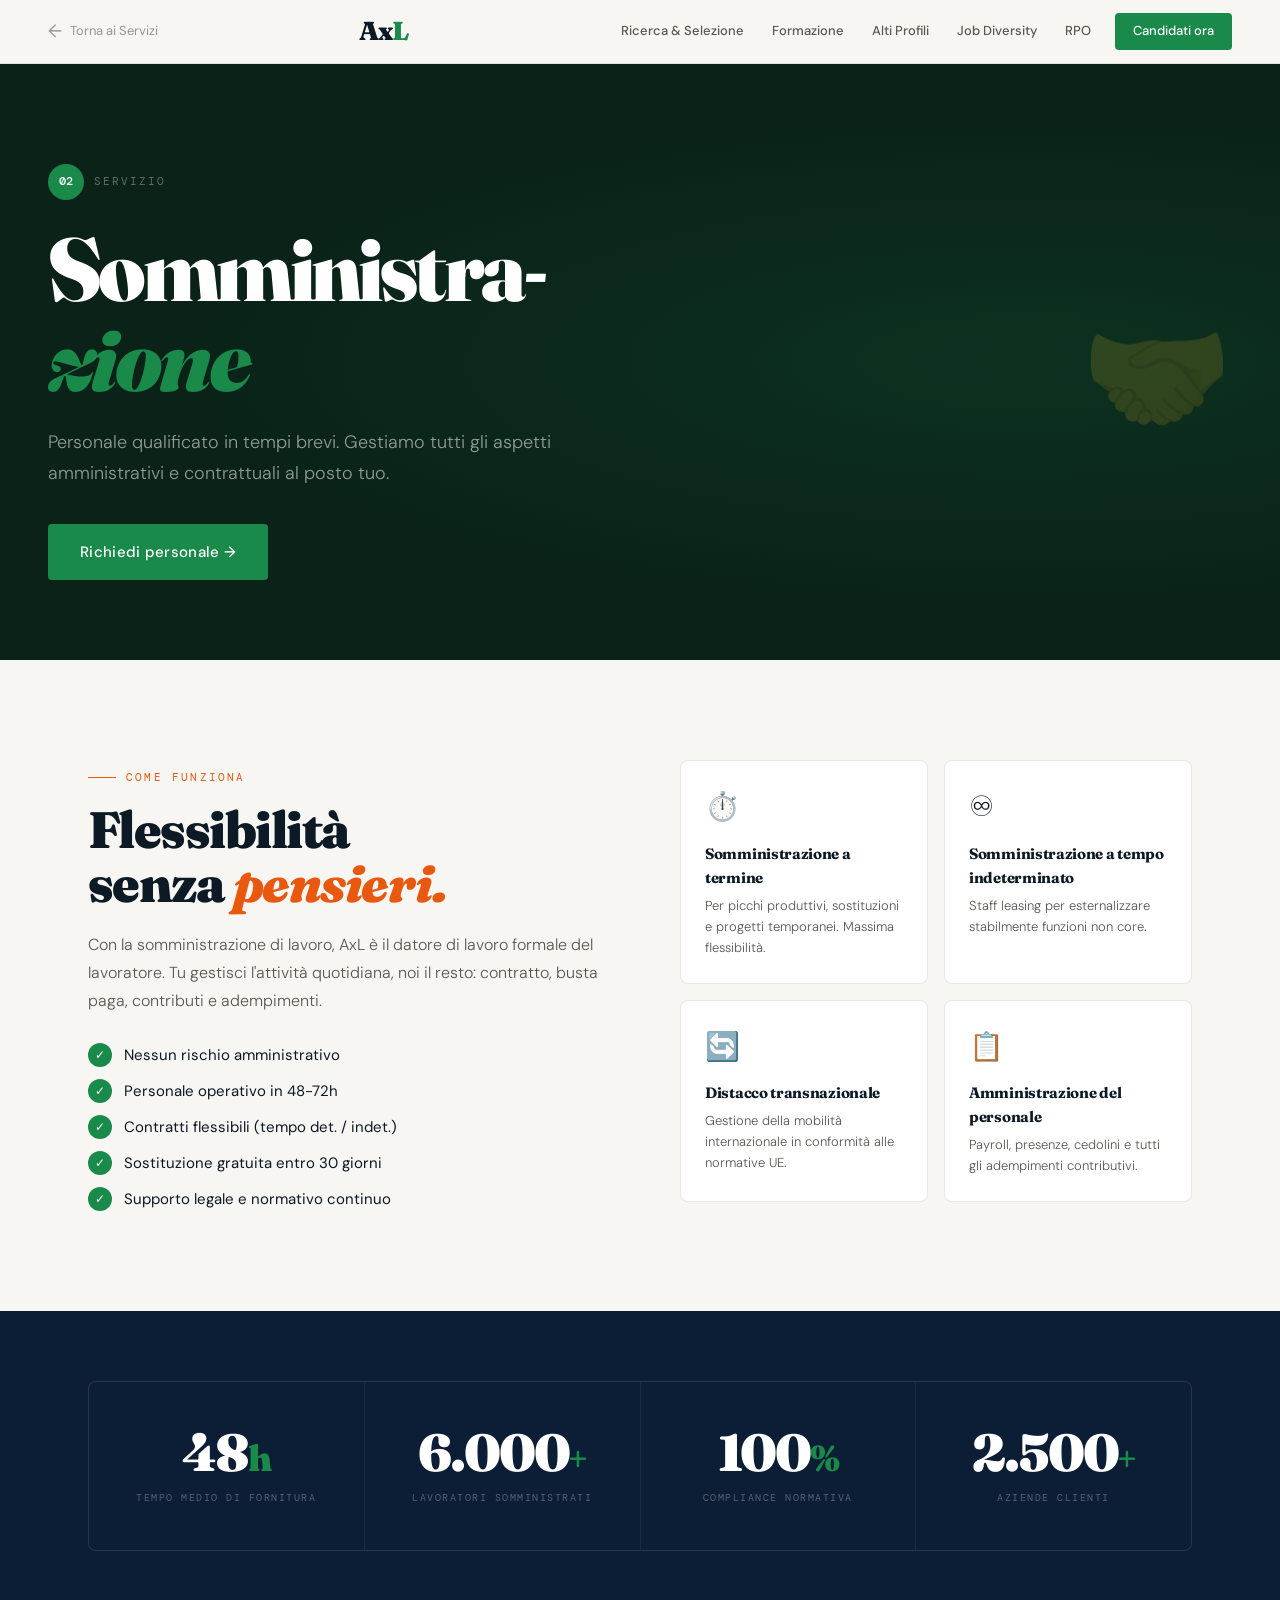
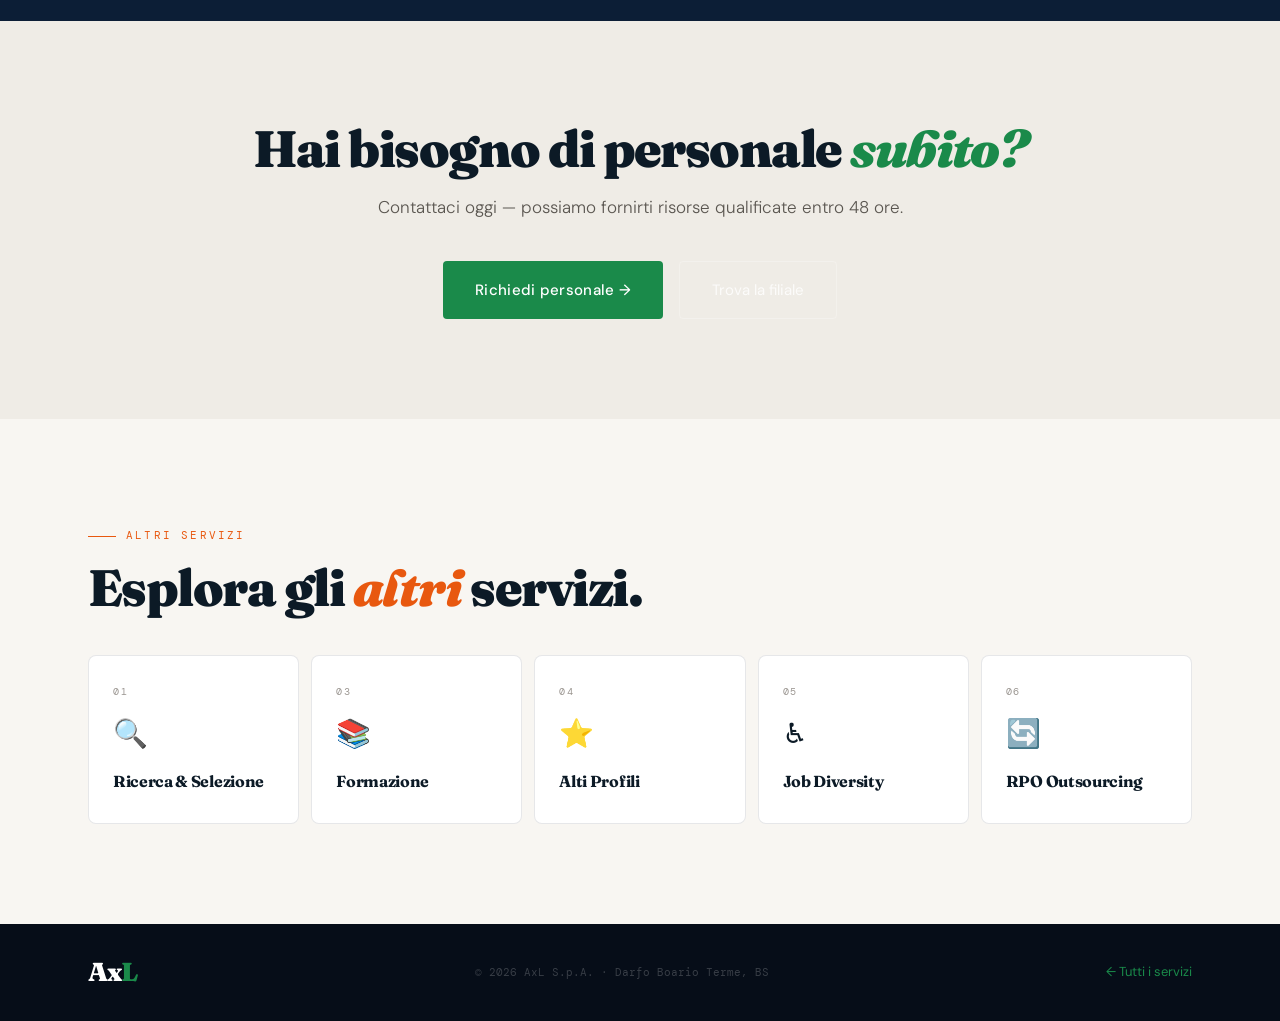
<file: services/somministrazione.html>
<!DOCTYPE html>
<html lang="it" data-theme="light">
<head>
  <meta charset="UTF-8"/>
  <meta name="viewport" content="width=device-width, initial-scale=1.0"/>
  <title>Somministrazione — AxL Darfo</title>
  <link rel="preconnect" href="https://fonts.googleapis.com">
  <link href="https://fonts.googleapis.com/css2?family=Fraunces:ital,opsz,wght@0,9..144,700;0,9..144,900;1,9..144,300&family=DM+Sans:wght@300;400;500&family=DM+Mono:wght@400;500&display=swap" rel="stylesheet">
  <link rel="stylesheet" href="../css/base.css">
  <link rel="stylesheet" href="../css/components.css">
  <link rel="stylesheet" href="somministrazione.css">
</head>
<body>
  <nav class="srv-topnav">
    <a href="../index.html#servizi" class="srv-back"><span class="srv-back-arrow">←</span><span>Torna ai Servizi</span></a>
    <a href="../index.html" class="srv-logo">Ax<span>L</span></a>
    <div class="srv-nav-links">
      <a href="ricerca-selezione.html" class="srv-nav-link">Ricerca &amp; Selezione</a>
      <a href="formazione.html"        class="srv-nav-link">Formazione</a>
      <a href="alti-profili.html"      class="srv-nav-link">Alti Profili</a>
      <a href="job-diversity.html"     class="srv-nav-link">Job Diversity</a>
      <a href="rpo-outsourcing.html"   class="srv-nav-link">RPO</a>
      <a href="../index.html#candidati" class="srv-nav-cta">Candidati ora</a>
    </div>
  </nav>

  <header class="srv-hero srv-hero--green">
    <div class="srv-hero-bg"></div>
    <div class="srv-hero-inner">
      <div class="srv-hero-tag">
        <span class="srv-num-badge">02</span>
        <span>Servizio</span>
      </div>
      <h1 class="srv-hero-title">Somministra-<br><em>zione</em></h1>
      <p class="srv-hero-sub">Personale qualificato in tempi brevi. Gestiamo tutti gli aspetti amministrativi e contrattuali al posto tuo.</p>
      <a href="../index.html#candidati" class="btn-hero-primary">Richiedi personale →</a>
    </div>
    <div class="srv-hero-icon">🤝</div>
  </header>

  <main class="srv-main">
    <section class="srv-section">
      <div class="srv-section-inner">
        <div class="srv-split">
          <div class="srv-split-left">
            <div class="section-eyebrow">Come funziona</div>
            <h2 class="section-title">Flessibilità<br>senza <em>pensieri.</em></h2>
            <p class="section-desc">Con la somministrazione di lavoro, AxL è il datore di lavoro formale del lavoratore. Tu gestisci l'attività quotidiana, noi il resto: contratto, busta paga, contributi e adempimenti.</p>
            <div class="srv-benefits">
              <div class="srv-benefit"><span>✓</span>Nessun rischio amministrativo</div>
              <div class="srv-benefit"><span>✓</span>Personale operativo in 48-72h</div>
              <div class="srv-benefit"><span>✓</span>Contratti flessibili (tempo det. / indet.)</div>
              <div class="srv-benefit"><span>✓</span>Sostituzione gratuita entro 30 giorni</div>
              <div class="srv-benefit"><span>✓</span>Supporto legale e normativo continuo</div>
            </div>
          </div>
          <div class="srv-split-right">
            <div class="srv-types-grid">
              <div class="srv-type-card">
                <div class="srtc-icon">⏱️</div>
                <strong>Somministrazione a termine</strong>
                <p>Per picchi produttivi, sostituzioni e progetti temporanei. Massima flessibilità.</p>
              </div>
              <div class="srv-type-card">
                <div class="srtc-icon">♾️</div>
                <strong>Somministrazione a tempo indeterminato</strong>
                <p>Staff leasing per esternalizzare stabilmente funzioni non core.</p>
              </div>
              <div class="srv-type-card">
                <div class="srtc-icon">🔄</div>
                <strong>Distacco transnazionale</strong>
                <p>Gestione della mobilità internazionale in conformità alle normative UE.</p>
              </div>
              <div class="srv-type-card">
                <div class="srtc-icon">📋</div>
                <strong>Amministrazione del personale</strong>
                <p>Payroll, presenze, cedolini e tutti gli adempimenti contributivi.</p>
              </div>
            </div>
          </div>
        </div>
      </div>
    </section>

    <section class="srv-stats-band">
      <div class="srv-section-inner">
        <div class="srv-stats-row">
          <div class="srv-stat"><span class="srv-stat-n">48<em>h</em></span><span class="srv-stat-l">Tempo medio di fornitura</span></div>
          <div class="srv-stat"><span class="srv-stat-n">6.000<em>+</em></span><span class="srv-stat-l">Lavoratori somministrati</span></div>
          <div class="srv-stat"><span class="srv-stat-n">100<em>%</em></span><span class="srv-stat-l">Compliance normativa</span></div>
          <div class="srv-stat"><span class="srv-stat-n">2.500<em>+</em></span><span class="srv-stat-l">Aziende clienti</span></div>
        </div>
      </div>
    </section>

    <section class="srv-cta-section">
      <div class="srv-section-inner">
        <h2 class="srv-cta-title">Hai bisogno di personale <em>subito?</em></h2>
        <p class="srv-cta-sub">Contattaci oggi — possiamo fornirti risorse qualificate entro 48 ore.</p>
        <div class="srv-cta-btns">
          <a href="../index.html#candidati" class="btn-hero-primary">Richiedi personale →</a>
          <a href="../index.html#filiali"   class="btn-hero-ghost">Trova la filiale</a>
        </div>
      </div>
    </section>

    <section class="srv-related">
      <div class="srv-section-inner">
        <div class="section-eyebrow">Altri Servizi</div>
        <h2 class="section-title">Esplora gli <em>altri</em> servizi.</h2>
        <div class="srv-related-grid">
          <a href="ricerca-selezione.html" class="srv-rel-card"><span class="srv-rel-num">01</span><span class="srv-rel-icon">🔍</span><span class="srv-rel-title">Ricerca &amp; Selezione</span><span class="srv-rel-arrow">→</span></a>
          <a href="formazione.html"        class="srv-rel-card"><span class="srv-rel-num">03</span><span class="srv-rel-icon">📚</span><span class="srv-rel-title">Formazione</span><span class="srv-rel-arrow">→</span></a>
          <a href="alti-profili.html"      class="srv-rel-card"><span class="srv-rel-num">04</span><span class="srv-rel-icon">⭐</span><span class="srv-rel-title">Alti Profili</span><span class="srv-rel-arrow">→</span></a>
          <a href="job-diversity.html"     class="srv-rel-card"><span class="srv-rel-num">05</span><span class="srv-rel-icon">♿</span><span class="srv-rel-title">Job Diversity</span><span class="srv-rel-arrow">→</span></a>
          <a href="rpo-outsourcing.html"   class="srv-rel-card"><span class="srv-rel-num">06</span><span class="srv-rel-icon">🔄</span><span class="srv-rel-title">RPO Outsourcing</span><span class="srv-rel-arrow">→</span></a>
        </div>
      </div>
    </section>
  </main>

  <footer class="srv-footer">
    <div class="srv-section-inner">
      <div class="srv-footer-inner">
        <a href="../index.html" class="srv-footer-logo">Ax<span>L</span></a>
        <span class="srv-footer-copy">© 2026 AxL S.p.A. · Darfo Boario Terme, BS</span>
        <a href="../index.html#servizi" class="srv-footer-back">← Tutti i servizi</a>
      </div>
    </div>
  </footer>
</body>
</html>
</file>
<file: css/base.css>
/* ════════════════════════════════════════════════════════════
   BASE.CSS — AXL Darfo Website
   Group 1: CSS Variables & Theme
   Group 2: Reset & Global
   Group 3: Typography
   Group 4: Layout Utilities
   Group 5: Custom Cursor
   ════════════════════════════════════════════════════════════ */

/* ── GROUP 1: CSS Variables & Theme ──────────────────────── */
:root {
  /* Brand */
  --axl-orange:   #e8580f;
  --axl-orange-h: #ff6d28;
  --axl-navy:     #0c1e36;
  --axl-navy-h:   #132840;
  --axl-gold:     #c9a227;

  /* Light theme defaults */
  --bg:           #f8f6f2;
  --bg-alt:       #efece6;
  --bg-card:      #ffffff;
  --bg-dark:      #0c1e36;
  --text-primary:  #0c1a26;
  --text-secondary:#5a5650;
  --text-muted:    #9a9590;
  --text-inverse:  #f8f6f2;
  --border:        rgba(12,26,38,0.1);
  --border-strong: rgba(12,26,38,0.2);
  --shadow-sm:     0 2px 12px rgba(12,26,38,0.06);
  --shadow-md:     0 8px 32px rgba(12,26,38,0.10);
  --shadow-lg:     0 20px 60px rgba(12,26,38,0.15);
  --shadow-glow:   0 0 40px rgba(232,88,15,0.2);

  /* Accent (same in both themes) */
  --accent:        var(--axl-orange);
  --accent-h:      var(--axl-orange-h);

  /* Spacing */
  --sp-xs:  8px;
  --sp-sm:  16px;
  --sp-md:  24px;
  --sp-lg:  48px;
  --sp-xl:  80px;
  --sp-2xl: 120px;

  /* Typography */
  --font-display: 'Fraunces', Georgia, serif;
  --font-body:    'DM Sans', system-ui, sans-serif;
  --font-mono:    'DM Mono', 'Courier New', monospace;

  /* Transitions */
  --ease:      cubic-bezier(.4,0,.2,1);
  --ease-out:  cubic-bezier(0,0,.2,1);
  --ease-spring: cubic-bezier(.34,1.56,.64,1);
  --dur-fast:  150ms;
  --dur-base:  250ms;
  --dur-slow:  450ms;

  /* Radius */
  --r-sm:  4px;
  --r-md:  8px;
  --r-lg:  16px;
  --r-xl:  24px;
  --r-full: 9999px;

  /* Layout */
  --max-w: 1240px;
  --nav-h: 76px;
}

/* Dark theme */
[data-theme="dark"] {
  --bg:            #0c1e36;
  --bg-alt:        #0f2340;
  --bg-card:       #132840;
  --bg-dark:       #060e1a;
  --text-primary:  #f0ede8;
  --text-secondary:#a8a5a0;
  --text-muted:    #6a6865;
  --border:        rgba(240,237,232,0.08);
  --border-strong: rgba(240,237,232,0.15);
  --shadow-sm:     0 2px 12px rgba(0,0,0,0.3);
  --shadow-md:     0 8px 32px rgba(0,0,0,0.4);
  --shadow-lg:     0 20px 60px rgba(0,0,0,0.5);
}

/* ── GROUP 2: Reset & Global ─────────────────────────────── */
*, *::before, *::after {
  box-sizing: border-box;
  margin: 0;
  padding: 0;
}

html {
  font-size: 16px;
  scroll-behavior: smooth;
  -webkit-text-size-adjust: 100%;
}

body {
  background-color: var(--bg);
  color: var(--text-primary);
  font-family: var(--font-body);
  font-weight: 400;
  line-height: 1.6;
  overflow-x: hidden;
  transition: background-color var(--dur-slow) var(--ease),
              color var(--dur-slow) var(--ease);
}

body.page-loading { overflow: hidden; }
body.no-scroll    { overflow: hidden; }

::-webkit-scrollbar       { width: 5px; }
::-webkit-scrollbar-track { background: var(--bg-alt); }
::-webkit-scrollbar-thumb { background: var(--accent); border-radius: var(--r-full); }

::selection { background: var(--accent); color: #fff; }

img, video, svg { max-width: 100%; display: block; }
a { color: inherit; text-decoration: none; }
button { font-family: inherit; cursor: pointer; border: none; background: none; }
input, select, textarea { font-family: inherit; }
ul, ol { list-style: none; }

/* ── GROUP 3: Typography ─────────────────────────────────── */
h1, h2, h3, h4, h5, h6 {
  font-family: var(--font-display);
  font-weight: 700;
  line-height: 1.1;
  letter-spacing: -0.03em;
  color: var(--text-primary);
}

.display-xl {
  font-size: clamp(56px, 7vw, 100px);
  font-weight: 900;
  letter-spacing: -0.04em;
}
.display-lg {
  font-size: clamp(40px, 5vw, 72px);
  font-weight: 900;
  letter-spacing: -0.03em;
}
.display-md {
  font-size: clamp(28px, 3.5vw, 52px);
  font-weight: 700;
  letter-spacing: -0.025em;
}

/* Section labels */
.section-eyebrow {
  display: inline-flex;
  align-items: center;
  gap: 10px;
  font-family: var(--font-mono);
  font-size: 11px;
  letter-spacing: 0.2em;
  text-transform: uppercase;
  color: var(--accent);
  margin-bottom: 16px;
}
.section-eyebrow::before {
  content: '';
  display: block;
  width: 28px; height: 1px;
  background: currentColor;
  flex-shrink: 0;
}

.section-title {
  font-size: clamp(32px, 4vw, 56px);
  font-weight: 900;
  line-height: 1.06;
  letter-spacing: -0.03em;
  margin-bottom: 20px;
}
.section-title em {
  font-style: italic;
  color: var(--accent);
}

.section-desc {
  font-size: 16px;
  line-height: 1.75;
  color: var(--text-secondary);
  font-weight: 300;
  max-width: 560px;
}

/* Mono text */
.text-mono {
  font-family: var(--font-mono);
  font-size: 12px;
  letter-spacing: 0.1em;
}

/* ── GROUP 4: Layout Utilities ───────────────────────────── */
.section-inner {
  max-width: var(--max-w);
  margin: 0 auto;
  padding: 0 48px;
}

.section-head {
  margin-bottom: 56px;
}
.section-head.centered {
  text-align: center;
}
.section-head.centered .section-eyebrow { justify-content: center; }
.section-head.centered .section-desc    { margin: 0 auto; }

.section-head.two-col {
  display: grid;
  grid-template-columns: 1fr 1fr;
  gap: 60px;
  align-items: end;
}
.sh-right { display: flex; flex-direction: column; justify-content: flex-end; gap: 20px; }

/* Flex utilities */
.flex         { display: flex; }
.flex-center  { display: flex; align-items: center; justify-content: center; }
.flex-between { display: flex; align-items: center; justify-content: space-between; }
.flex-col     { display: flex; flex-direction: column; }
.gap-sm       { gap: var(--sp-sm); }
.gap-md       { gap: var(--sp-md); }
.gap-lg       { gap: var(--sp-lg); }

/* Text link */
.btn-text {
  display: inline-flex;
  align-items: center;
  gap: 6px;
  font-size: 14px;
  font-weight: 500;
  color: var(--accent);
  letter-spacing: 0.02em;
  transition: gap var(--dur-fast) var(--ease);
}
.btn-text:hover { gap: 12px; }

/* Visually hidden */
.sr-only {
  position: absolute;
  width: 1px; height: 1px;
  padding: 0; margin: -1px;
  overflow: hidden;
  clip: rect(0,0,0,0);
  white-space: nowrap;
}

/* Hidden utility */
.hidden { display: none !important; }

/* ── GROUP 5: Custom Cursor ──────────────────────────────── */
@media (pointer: fine) {
  body { cursor: none; }
  a, button, [role="button"],
  input, select, textarea { cursor: none; }
}

.cursor-dot {
  position: fixed;
  top: 0; left: 0;
  width: 6px; height: 6px;
  border-radius: 50%;
  background: var(--accent);
  pointer-events: none;
  z-index: 9999;
  transform: translate(-50%, -50%);
  transition: opacity var(--dur-fast);
  will-change: transform;
}

.cursor-ring {
  position: fixed;
  top: 0; left: 0;
  width: 36px; height: 36px;
  border-radius: 50%;
  border: 1.5px solid var(--accent);
  pointer-events: none;
  z-index: 9998;
  transform: translate(-50%, -50%);
  transition: width var(--dur-base) var(--ease),
              height var(--dur-base) var(--ease),
              opacity var(--dur-fast),
              border-color var(--dur-base);
  will-change: transform;
  opacity: 0.6;
}

.cursor-ring.hovering {
  width: 56px; height: 56px;
  background: rgba(232,88,15,0.08);
  border-color: var(--accent);
  opacity: 1;
}
.cursor-ring.clicking {
  width: 24px; height: 24px;
  background: rgba(232,88,15,0.2);
}
</file>
<file: css/components.css>
/* ════════════════════════════════════════════════════════════
   COMPONENTS.CSS — Reusable UI Components
   Group 1: Loader
   Group 2: Navigation & Header
   Group 3: Buttons
   Group 4: Cards (Job, Division, Service)
   Group 5: Forms & Inputs
   Group 6: Toast & Cookie Banner
   ════════════════════════════════════════════════════════════ */

/* ── GROUP 1: Loader ─────────────────────────────────────── */
.loader {
  position: fixed;
  inset: 0;
  background: var(--axl-navy);
  z-index: 10000;
  display: flex;
  flex-direction: column;
  align-items: center;
  justify-content: center;
  gap: 28px;
  transition: opacity 0.5s var(--ease), transform 0.5s var(--ease);
}

.loader.exit {
  opacity: 0;
  transform: translateY(-8px);
  pointer-events: none;
}

.loader-logo {
  font-family: var(--font-display);
  font-size: 72px;
  font-weight: 900;
  letter-spacing: -3px;
  line-height: 1;
}
.loader-ax { color: #fff; }
.loader-l  { color: var(--axl-orange); }

.loader-bar {
  width: 200px;
  height: 2px;
  background: rgba(255,255,255,0.1);
  border-radius: var(--r-full);
  overflow: hidden;
}
.loader-fill {
  height: 100%;
  background: var(--axl-orange);
  border-radius: var(--r-full);
  width: 0%;
  transition: width 0.1s var(--ease);
}

.loader-sub {
  font-family: var(--font-mono);
  font-size: 11px;
  letter-spacing: 0.2em;
  color: rgba(255,255,255,0.3);
  text-transform: uppercase;
}

/* ── GROUP 2: Navigation & Header ────────────────────────── */
.site-header {
  position: fixed;
  top: 0; left: 0; right: 0;
  z-index: 500;
  transition: all var(--dur-slow) var(--ease);
}

.nav-container {
  display: flex;
  align-items: center;
  justify-content: space-between;
  padding: 0 48px;
  height: var(--nav-h);
  background: rgba(248,246,242,0.9);
  backdrop-filter: blur(16px) saturate(180%);
  -webkit-backdrop-filter: blur(16px) saturate(180%);
  border-bottom: 1px solid var(--border);
  transition: background var(--dur-slow) var(--ease),
              border-color var(--dur-slow);
}

[data-theme="dark"] .nav-container {
  background: rgba(12,30,54,0.92);
}

.site-header.scrolled .nav-container {
  height: 62px;
  box-shadow: var(--shadow-md);
}

/* Logo */
.nav-logo {
  display: flex;
  align-items: center;
  gap: 12px;
  text-decoration: none;
  flex-shrink: 0;
}
.logo-mark {
  font-family: var(--font-display);
  font-size: 30px;
  font-weight: 900;
  letter-spacing: -1.5px;
  line-height: 1;
}
.logo-ax { color: var(--text-primary); }
.logo-l  { color: var(--accent); }
.logo-text {
  display: flex;
  flex-direction: column;
  gap: 1px;
  padding-left: 12px;
  border-left: 1px solid var(--border-strong);
}
.logo-full {
  font-size: 11px;
  font-weight: 500;
  color: var(--text-primary);
  letter-spacing: 0.02em;
}
.logo-loc {
  font-family: var(--font-mono);
  font-size: 9px;
  color: var(--text-muted);
  letter-spacing: 0.1em;
}

/* Nav links */
.nav-primary {
  display: flex;
  align-items: center;
  gap: 4px;
  list-style: none;
}

.nav-item { position: relative; }

.nav-link {
  display: flex;
  align-items: center;
  gap: 4px;
  padding: 8px 14px;
  font-size: 14px;
  font-weight: 500;
  color: var(--text-secondary);
  border-radius: var(--r-sm);
  transition: all var(--dur-fast) var(--ease);
  white-space: nowrap;
}
.nav-link:hover { color: var(--text-primary); background: var(--border); }
.nav-link.active { color: var(--accent); }
.nav-arrow {
  font-size: 10px;
  transition: transform var(--dur-fast) var(--ease);
}
.nav-item:hover .nav-arrow { transform: rotate(180deg); }

/* Mega menu */
.mega-menu {
  position: absolute;
  top: calc(100% + 12px);
  left: 50%;
  transform: translateX(-50%) translateY(8px);
  background: var(--bg-card);
  border: 1px solid var(--border);
  border-radius: var(--r-lg);
  padding: 24px;
  display: grid;
  grid-template-columns: repeat(3, 180px);
  gap: 24px;
  box-shadow: var(--shadow-lg);
  opacity: 0;
  pointer-events: none;
  transition: all var(--dur-base) var(--ease);
  white-space: nowrap;
}

.nav-item.has-mega:hover .mega-menu {
  opacity: 1;
  pointer-events: auto;
  transform: translateX(-50%) translateY(0);
}

.mega-label {
  font-family: var(--font-mono);
  font-size: 10px;
  letter-spacing: 0.15em;
  text-transform: uppercase;
  color: var(--text-muted);
  margin-bottom: 10px;
}
.mega-link {
  display: block;
  padding: 8px 10px;
  font-size: 13px;
  color: var(--text-secondary);
  border-radius: var(--r-sm);
  transition: all var(--dur-fast);
  margin-bottom: 2px;
}
.mega-link:hover { color: var(--accent); background: rgba(232,88,15,0.08); }

/* Nav actions */
.nav-actions {
  display: flex;
  align-items: center;
  gap: 12px;
  flex-shrink: 0;
}

.btn-theme {
  width: 38px; height: 38px;
  border-radius: var(--r-full);
  background: var(--bg-alt);
  border: 1px solid var(--border);
  display: flex; align-items: center; justify-content: center;
  font-size: 16px;
  transition: all var(--dur-fast);
  position: relative;
  overflow: hidden;
}
.btn-theme:hover { background: var(--border); }
.theme-sun, .theme-moon {
  position: absolute;
  transition: transform var(--dur-base) var(--ease),
              opacity var(--dur-base) var(--ease);
}
[data-theme="light"] .theme-sun  { opacity: 1;  transform: rotate(0); }
[data-theme="light"] .theme-moon { opacity: 0;  transform: rotate(90deg); }
[data-theme="dark"]  .theme-sun  { opacity: 0;  transform: rotate(-90deg); }
[data-theme="dark"]  .theme-moon { opacity: 1;  transform: rotate(0); }

.btn-nav-cta {
  padding: 9px 22px;
  background: var(--accent);
  color: #fff;
  border-radius: var(--r-sm);
  font-size: 14px;
  font-weight: 500;
  letter-spacing: 0.02em;
  transition: all var(--dur-base) var(--ease);
}
.btn-nav-cta:hover {
  background: var(--accent-h);
  transform: translateY(-1px);
  box-shadow: 0 4px 16px rgba(232,88,15,0.3);
}

/* Burger */
.nav-burger {
  display: none;
  width: 40px; height: 40px;
  flex-direction: column;
  align-items: center;
  justify-content: center;
  gap: 5px;
  border-radius: var(--r-sm);
  transition: background var(--dur-fast);
}
.nav-burger:hover { background: var(--bg-alt); }
.nav-burger span {
  display: block;
  width: 22px; height: 1.5px;
  background: var(--text-primary);
  border-radius: var(--r-full);
  transition: all var(--dur-base) var(--ease);
  transform-origin: center;
}
.nav-burger.open span:nth-child(1) { transform: rotate(45deg) translate(4.5px, 4.5px); }
.nav-burger.open span:nth-child(2) { opacity: 0; transform: scaleX(0); }
.nav-burger.open span:nth-child(3) { transform: rotate(-45deg) translate(4.5px, -4.5px); }

/* Scroll progress */
.scroll-progress {
  height: 2px;
  background: linear-gradient(90deg, var(--accent), var(--axl-gold));
  width: 0%;
  transition: width 50ms linear;
}

/* Mobile drawer */
.mobile-drawer {
  position: fixed;
  top: 0; right: 0; bottom: 0;
  width: min(360px, 100vw);
  background: var(--bg-card);
  z-index: 600;
  transform: translateX(100%);
  transition: transform var(--dur-slow) var(--ease);
  box-shadow: var(--shadow-lg);
  overflow-y: auto;
}
.mobile-drawer.open { transform: translateX(0); }

.drawer-inner {
  padding: 80px 32px 40px;
  display: flex;
  flex-direction: column;
  height: 100%;
}
.drawer-logo {
  font-family: var(--font-display);
  font-size: 40px;
  font-weight: 900;
  margin-bottom: 40px;
  color: var(--text-primary);
}
.drawer-logo span { color: var(--accent); }

.drawer-nav {
  display: flex;
  flex-direction: column;
  gap: 2px;
  flex: 1;
}
.drawer-link {
  padding: 14px 0;
  font-size: 22px;
  font-family: var(--font-display);
  font-weight: 700;
  color: var(--text-primary);
  border-bottom: 1px solid var(--border);
  transition: color var(--dur-fast);
}
.drawer-link:hover { color: var(--accent); }
.drawer-link.drawer-cta {
  color: var(--accent);
  border: none;
  margin-top: 20px;
  font-size: 18px;
}

.drawer-socials {
  display: flex;
  gap: 16px;
  margin-top: 40px;
}
.drawer-socials a {
  font-family: var(--font-mono);
  font-size: 12px;
  color: var(--text-muted);
  letter-spacing: 0.1em;
  transition: color var(--dur-fast);
}
.drawer-socials a:hover { color: var(--accent); }

.drawer-overlay {
  position: fixed;
  inset: 0;
  background: rgba(0,0,0,0.4);
  z-index: 590;
  opacity: 0;
  pointer-events: none;
  transition: opacity var(--dur-slow) var(--ease);
  backdrop-filter: blur(2px);
}
.drawer-overlay.open { opacity: 1; pointer-events: auto; }

/* ── GROUP 3: Buttons ────────────────────────────────────── */
/* Hero buttons */
.btn-hero-primary {
  display: inline-flex;
  align-items: center;
  gap: 10px;
  padding: 16px 32px;
  background: var(--accent);
  color: #fff;
  font-size: 15px;
  font-weight: 500;
  border-radius: var(--r-sm);
  letter-spacing: 0.02em;
  transition: all var(--dur-base) var(--ease-spring);
}
.btn-hero-primary:hover {
  background: var(--accent-h);
  transform: translateY(-3px);
  box-shadow: 0 12px 32px rgba(232,88,15,0.35);
}

.btn-hero-ghost {
  display: inline-flex;
  align-items: center;
  gap: 10px;
  padding: 16px 32px;
  border: 1.5px solid rgba(255,255,255,0.25);
  color: rgba(255,255,255,0.8);
  font-size: 15px;
  font-weight: 400;
  border-radius: var(--r-sm);
  transition: all var(--dur-base) var(--ease);
}
.btn-hero-ghost:hover {
  border-color: rgba(255,255,255,0.7);
  color: #fff;
  background: rgba(255,255,255,0.06);
}

/* Load more */
.btn-load-more {
  padding: 13px 36px;
  border: 1.5px solid var(--border-strong);
  border-radius: var(--r-sm);
  font-size: 14px;
  font-weight: 500;
  color: var(--text-secondary);
  transition: all var(--dur-fast) var(--ease);
}
.btn-load-more:hover {
  border-color: var(--accent);
  color: var(--accent);
}

/* Form submit */
.btn-form-submit {
  width: 100%;
  padding: 16px;
  background: var(--accent);
  color: #fff;
  font-size: 15px;
  font-weight: 500;
  border-radius: var(--r-sm);
  display: flex;
  align-items: center;
  justify-content: center;
  gap: 8px;
  transition: all var(--dur-base) var(--ease-spring);
  letter-spacing: 0.02em;
}
.btn-form-submit:hover {
  background: var(--accent-h);
  transform: translateY(-2px);
  box-shadow: 0 8px 24px rgba(232,88,15,0.3);
}
.btn-form-submit:active { transform: scale(0.99); }

.submit-loader {
  animation: spin 0.8s linear infinite;
  font-style: normal;
}
@keyframes spin { from { transform: rotate(0); } to { transform: rotate(360deg); } }

/* Back to top */
.back-to-top {
  position: fixed;
  bottom: 32px; right: 32px;
  width: 48px; height: 48px;
  border-radius: var(--r-full);
  background: var(--accent);
  color: #fff;
  font-size: 20px;
  z-index: 400;
  box-shadow: var(--shadow-md);
  opacity: 0;
  transform: translateY(16px);
  pointer-events: none;
  transition: all var(--dur-base) var(--ease-spring);
}
.back-to-top.visible {
  opacity: 1;
  transform: translateY(0);
  pointer-events: auto;
}
.back-to-top:hover {
  transform: translateY(-4px);
  box-shadow: var(--shadow-glow);
}

/* ── GROUP 4: Cards ──────────────────────────────────────── */

/* Job card */
.job-card {
  background: var(--bg-card);
  border: 1px solid var(--border);
  border-radius: var(--r-md);
  padding: 28px;
  display: block;
  transition: all var(--dur-base) var(--ease);
  position: relative;
  overflow: hidden;
}
.job-card::before {
  content: '';
  position: absolute;
  top: 0; left: 0; right: 0;
  height: 3px;
  background: linear-gradient(90deg, var(--accent), var(--axl-gold));
  transform: scaleX(0);
  transform-origin: left;
  transition: transform var(--dur-base) var(--ease);
}
.job-card:hover {
  border-color: transparent;
  transform: translateY(-4px);
  box-shadow: var(--shadow-lg);
}
.job-card:hover::before { transform: scaleX(1); }

.jc-top {
  display: flex;
  justify-content: space-between;
  align-items: flex-start;
  margin-bottom: 14px;
}
.jc-sector {
  font-family: var(--font-mono);
  font-size: 10px;
  letter-spacing: 0.15em;
  text-transform: uppercase;
  color: var(--accent);
}
.jc-badge {
  font-size: 10px;
  padding: 3px 10px;
  border-radius: var(--r-full);
  font-family: var(--font-mono);
  letter-spacing: 0.08em;
}
.jc-badge.new {
  background: rgba(232,88,15,0.1);
  color: var(--accent);
}
.jc-badge.urgent {
  background: rgba(201,162,39,0.15);
  color: var(--axl-gold);
}

.jc-title {
  font-size: 20px;
  font-weight: 700;
  line-height: 1.25;
  margin-bottom: 12px;
  font-family: var(--font-display);
  color: var(--text-primary);
  letter-spacing: -0.03em;
}

.jc-meta {
  display: flex;
  flex-wrap: wrap;
  gap: 16px;
  margin-bottom: 14px;
}
.jc-meta-item {
  font-size: 13px;
  color: var(--text-muted);
  display: flex;
  align-items: center;
  gap: 5px;
}

.jc-desc {
  font-size: 14px;
  line-height: 1.65;
  color: var(--text-secondary);
  font-weight: 300;
  display: -webkit-box;
  -webkit-line-clamp: 2;
  -webkit-box-orient: vertical;
  overflow: hidden;
}

.jc-footer {
  display: flex;
  align-items: center;
  justify-content: space-between;
  margin-top: 18px;
  padding-top: 16px;
  border-top: 1px solid var(--border);
}
.jc-salary {
  font-family: var(--font-display);
  font-size: 20px;
  font-weight: 700;
  color: var(--accent);
  letter-spacing: -0.03em;
}
.jc-apply {
  font-size: 13px;
  color: var(--text-muted);
  transition: color var(--dur-fast);
}
.job-card:hover .jc-apply { color: var(--accent); }

/* Division card */
.div-card {
  flex-shrink: 0;
  width: 280px;
  background: var(--bg-card);
  border: 1px solid var(--border);
  border-radius: var(--r-lg);
  padding: 32px 28px;
  position: relative;
  overflow: hidden;
  transition: all var(--dur-base) var(--ease);
  cursor: pointer;
}
.div-card-bg {
  position: absolute;
  top: -60px; right: -60px;
  width: 180px; height: 180px;
  border-radius: 50%;
  background: var(--clr);
  opacity: 0.06;
  transition: all var(--dur-slow) var(--ease);
}
.div-card:hover {
  transform: translateY(-6px);
  border-color: var(--clr, var(--accent));
  box-shadow: 0 20px 48px rgba(0,0,0,0.1);
}
.div-card:hover .div-card-bg {
  opacity: 0.12;
  transform: scale(1.3);
}
.div-card .div-icon {
  font-size: 36px;
  margin-bottom: 20px;
  display: block;
}
.div-card h3 {
  font-size: 18px;
  font-weight: 700;
  margin-bottom: 10px;
  letter-spacing: -0.02em;
}
.div-card p {
  font-size: 13px;
  line-height: 1.6;
  color: var(--text-secondary);
  font-weight: 300;
  margin-bottom: 18px;
}
.div-tag {
  font-family: var(--font-mono);
  font-size: 10px;
  letter-spacing: 0.12em;
  text-transform: uppercase;
  color: var(--text-muted);
}

/* Branch card */
.branch-card {
  background: var(--bg-card);
  border: 1px solid var(--border);
  border-radius: var(--r-md);
  padding: 24px;
  transition: all var(--dur-base) var(--ease);
  cursor: pointer;
}
.branch-card:hover {
  border-color: var(--accent);
  transform: translateY(-2px);
  box-shadow: var(--shadow-md);
}
.branch-card.featured {
  background: var(--accent);
  border-color: var(--accent);
}
.branch-card.featured .bc-city,
.branch-card.featured .bc-reg,
.branch-card.featured .bc-label { color: #fff; }
.bc-city {
  font-family: var(--font-display);
  font-size: 20px;
  font-weight: 700;
  letter-spacing: -0.03em;
  margin-bottom: 4px;
}
.bc-reg {
  font-family: var(--font-mono);
  font-size: 10px;
  color: var(--text-muted);
  letter-spacing: 0.12em;
  text-transform: uppercase;
}
.bc-label {
  font-size: 11px;
  color: var(--text-muted);
  margin-top: 10px;
}

/* ── GROUP 5: Forms & Inputs ─────────────────────────────── */
.form-group {
  display: flex;
  flex-direction: column;
  gap: 6px;
}
.form-group label {
  font-size: 11px;
  font-weight: 500;
  letter-spacing: 0.12em;
  text-transform: uppercase;
  color: var(--text-muted);
}
.form-group .optional {
  text-transform: none;
  font-weight: 400;
  color: var(--text-muted);
  font-family: var(--font-body);
  letter-spacing: 0;
}

.form-group input,
.form-group select,
.form-group textarea {
  padding: 13px 16px;
  background: var(--bg-alt);
  border: 1.5px solid var(--border);
  border-radius: var(--r-sm);
  font-size: 15px;
  color: var(--text-primary);
  outline: none;
  transition: all var(--dur-fast) var(--ease);
  -webkit-appearance: none;
}
.form-group input::placeholder { color: var(--text-muted); }

.form-group input:focus,
.form-group select:focus,
.form-group textarea:focus {
  border-color: var(--accent);
  background: var(--bg-card);
  box-shadow: 0 0 0 3px rgba(232,88,15,0.12);
}

.form-group.error input,
.form-group.error textarea {
  border-color: #e74c3c;
  box-shadow: 0 0 0 3px rgba(231,76,60,0.12);
}

.form-error {
  font-size: 12px;
  color: #e74c3c;
  min-height: 16px;
  display: block;
}

.form-check { flex-direction: row; align-items: flex-start; gap: 12px; }
.check-label {
  display: flex !important;
  align-items: flex-start;
  gap: 10px;
  cursor: pointer;
  font-size: 13px !important;
  color: var(--text-secondary) !important;
  text-transform: none !important;
  letter-spacing: 0 !important;
  font-weight: 400 !important;
  line-height: 1.5;
}
.check-label input[type="checkbox"] {
  width: 18px; height: 18px;
  flex-shrink: 0; margin-top: 2px;
  accent-color: var(--accent);
  cursor: pointer;
  padding: 0;
  border-radius: var(--r-sm);
}
.check-label a { color: var(--accent); }

/* Search bar */
.job-search-bar {
  display: flex;
  align-items: stretch;
  background: var(--bg-card);
  border: 1.5px solid var(--border-strong);
  border-radius: var(--r-md);
  overflow: hidden;
  box-shadow: var(--shadow-sm);
  margin-bottom: 24px;
  transition: box-shadow var(--dur-fast), border-color var(--dur-fast);
}
.job-search-bar:focus-within {
  border-color: var(--accent);
  box-shadow: 0 0 0 3px rgba(232,88,15,0.1), var(--shadow-md);
}

.jsb-field {
  flex: 1;
  padding: 16px 24px;
  display: flex;
  flex-direction: column;
  gap: 4px;
  min-width: 0;
}
.jsb-label {
  font-family: var(--font-mono);
  font-size: 9px;
  letter-spacing: 0.18em;
  text-transform: uppercase;
  color: var(--text-muted);
}
.jsb-input {
  border: none !important;
  background: transparent !important;
  padding: 0 !important;
  font-size: 15px;
  color: var(--text-primary);
  outline: none;
  box-shadow: none !important;
  -webkit-appearance: none;
}
.jsb-input:focus { box-shadow: none !important; }

.jsb-divider { width: 1px; background: var(--border); margin: 12px 0; flex-shrink: 0; }

.jsb-btn {
  padding: 0 32px;
  background: var(--accent);
  color: #fff;
  font-size: 14px;
  font-weight: 500;
  white-space: nowrap;
  transition: background var(--dur-fast);
  letter-spacing: 0.03em;
  flex-shrink: 0;
}
.jsb-btn:hover { background: var(--accent-h); }

/* Filter chips */
.filter-chips {
  display: flex;
  align-items: center;
  flex-wrap: wrap;
  gap: 8px;
  margin-bottom: 32px;
}
.chip-label {
  font-family: var(--font-mono);
  font-size: 11px;
  color: var(--text-muted);
  letter-spacing: 0.1em;
  margin-right: 4px;
}
.chip {
  padding: 6px 16px;
  border-radius: var(--r-full);
  background: var(--bg-alt);
  border: 1px solid var(--border);
  font-size: 13px;
  color: var(--text-secondary);
  transition: all var(--dur-fast) var(--ease);
  font-family: var(--font-body);
}
.chip:hover { border-color: var(--accent); color: var(--accent); }
.chip.active {
  background: var(--accent);
  border-color: var(--accent);
  color: #fff;
}

/* ── GROUP 6: Toast & Cookie Banner ──────────────────────── */
.toast-container {
  position: fixed;
  bottom: 96px; right: 32px;
  z-index: 900;
  display: flex;
  flex-direction: column;
  gap: 10px;
  align-items: flex-end;
  pointer-events: none;
}
.toast {
  background: var(--bg-card);
  border: 1px solid var(--border);
  border-left: 3px solid var(--accent);
  border-radius: var(--r-md);
  padding: 14px 20px;
  max-width: 320px;
  box-shadow: var(--shadow-lg);
  font-size: 14px;
  display: flex;
  align-items: flex-start;
  gap: 10px;
  pointer-events: auto;
  animation: toastIn 0.35s var(--ease-spring) both;
}
.toast.success { border-left-color: #2ecc71; }
.toast.error   { border-left-color: #e74c3c; }
.toast.warning { border-left-color: var(--axl-gold); }
.toast-dismiss {
  margin-left: auto;
  font-size: 16px;
  color: var(--text-muted);
  line-height: 1;
  cursor: pointer;
  transition: color var(--dur-fast);
}
.toast-dismiss:hover { color: var(--text-primary); }

@keyframes toastIn {
  from { opacity: 0; transform: translateX(24px); }
  to   { opacity: 1; transform: translateX(0); }
}

/* Cookie banner */
.cookie-banner {
  position: fixed;
  bottom: 24px; left: 50%;
  transform: translateX(-50%);
  z-index: 800;
  background: var(--bg-card);
  border: 1px solid var(--border);
  border-radius: var(--r-lg);
  padding: 20px 28px;
  box-shadow: var(--shadow-lg);
  max-width: 600px;
  width: calc(100% - 48px);
  animation: slideUp 0.4s var(--ease-spring) both;
}
.cookie-inner {
  display: flex;
  align-items: center;
  justify-content: space-between;
  gap: 24px;
  flex-wrap: wrap;
}
.cookie-inner p { font-size: 14px; color: var(--text-secondary); }
.cookie-inner a { color: var(--accent); }
.cookie-btns { display: flex; gap: 10px; flex-shrink: 0; }
.cookie-accept {
  padding: 8px 20px;
  background: var(--accent);
  color: #fff;
  border-radius: var(--r-sm);
  font-size: 13px;
  transition: background var(--dur-fast);
}
.cookie-accept:hover { background: var(--accent-h); }
.cookie-decline {
  padding: 8px 20px;
  border: 1px solid var(--border-strong);
  border-radius: var(--r-sm);
  font-size: 13px;
  color: var(--text-secondary);
  transition: all var(--dur-fast);
}
.cookie-decline:hover { border-color: var(--accent); color: var(--accent); }

@keyframes slideUp {
  from { opacity: 0; transform: translate(-50%, 20px); }
  to   { opacity: 1; transform: translate(-50%, 0); }
}
</file>
<file: services/alti-profili.css>
:root { --srv-accent: #b8860b; --srv-accent-rgb: 184,134,11; }
.srv-hero--gold { background: #1a1200; }
.srv-hero--gold .srv-hero-bg { background: radial-gradient(ellipse at 80% 50%, rgba(184,134,11,0.15) 0%, transparent 60%); }

/* ── Shared service page styles (reused in all 5 remaining services) ── */
.srv-topnav {
  position: sticky; top: 0; z-index: 200;
  display: flex; align-items: center; justify-content: space-between;
  padding: 0 48px; height: 64px;
  background: rgba(248,246,242,0.95); backdrop-filter: blur(12px);
  border-bottom: 1px solid var(--border); gap: 20px;
}
.srv-back { display: flex; align-items: center; gap: 8px; font-size: 13px; color: var(--text-muted); white-space: nowrap; flex-shrink: 0; transition: color var(--dur-fast); }
.srv-back:hover { color: var(--srv-accent); }
.srv-back-arrow { font-size: 18px; }
.srv-logo { font-family: var(--font-display); font-size: 26px; font-weight: 900; letter-spacing: -0.04em; color: var(--text-primary); flex-shrink: 0; }
.srv-logo span { color: var(--srv-accent); }
.srv-nav-links { display: flex; align-items: center; gap: 4px; flex-wrap: wrap; justify-content: flex-end; }
.srv-nav-link { padding: 6px 12px; border-radius: var(--r-sm); font-size: 13px; font-weight: 500; color: var(--text-secondary); transition: all var(--dur-fast); white-space: nowrap; }
.srv-nav-link:hover { background: var(--bg-alt); color: var(--text-primary); }
.srv-nav-cta { padding: 8px 18px; background: var(--srv-accent); color: #fff !important; border-radius: var(--r-sm); font-size: 13px; font-weight: 500; margin-left: 8px; white-space: nowrap; transition: background var(--dur-fast); }
.srv-nav-cta:hover { filter: brightness(1.1); }

.srv-hero { min-height: 60vh; display: grid; grid-template-columns: 1fr auto; align-items: center; padding: 100px 48px 80px; position: relative; overflow: hidden; gap: 40px; }
.srv-hero-bg { position: absolute; inset: 0; pointer-events: none; }
.srv-hero-inner { position: relative; z-index: 1; max-width: 680px; }
.srv-hero-tag { display: flex; align-items: center; gap: 10px; margin-bottom: 24px; }
.srv-num-badge { display: inline-flex; align-items: center; justify-content: center; width: 36px; height: 36px; border-radius: 50%; background: var(--srv-accent); color: #fff; font-family: var(--font-mono); font-size: 12px; font-weight: 500; }
.srv-hero-tag span:last-child { font-family: var(--font-mono); font-size: 11px; letter-spacing: 0.18em; text-transform: uppercase; color: rgba(255,255,255,0.35); }
.srv-hero-title { font-family: var(--font-display); font-size: clamp(52px, 7vw, 96px); font-weight: 900; letter-spacing: -0.04em; line-height: 1.0; color: #fff; margin-bottom: 24px; }
.srv-hero-title em { font-style: italic; color: var(--srv-accent); }
.srv-hero-sub { font-size: 18px; line-height: 1.7; font-weight: 300; color: rgba(255,255,255,0.55); max-width: 520px; margin-bottom: 36px; }
.srv-hero-icon { font-size: 120px; opacity: 0.15; position: relative; z-index: 1; align-self: center; }

.srv-main { background: var(--bg); }
.srv-section { padding: 100px 0; }
.srv-section-inner { max-width: 1200px; margin: 0 auto; padding: 0 48px; }
.srv-split { display: grid; grid-template-columns: 1fr 1fr; gap: 80px; align-items: start; }
.srv-split-left { position: sticky; top: 100px; }

/* Process steps */
.srv-process { display: flex; flex-direction: column; border-left: 2px solid var(--border); padding-left: 32px; }
.sp-step { display: flex; gap: 20px; padding-bottom: 32px; position: relative; }
.sp-step:last-child { padding-bottom: 0; }
.sp-step::before { content: ""; position: absolute; left: -37px; top: 6px; width: 10px; height: 10px; border-radius: 50%; background: var(--bg); border: 2px solid var(--border-strong); transition: all var(--dur-base); }
.sp-step:hover::before { background: var(--srv-accent); border-color: var(--srv-accent); box-shadow: 0 0 0 4px rgba(var(--srv-accent-rgb),0.15); }
.sp-num { font-family: var(--font-mono); font-size: 11px; color: var(--srv-accent); letter-spacing: 0.1em; padding-top: 4px; flex-shrink: 0; width: 24px; }
.sp-body strong { display: block; font-size: 16px; margin-bottom: 4px; font-family: var(--font-display); letter-spacing: -0.03em; }
.sp-body p { font-size: 14px; color: var(--text-secondary); font-weight: 300; line-height: 1.6; }

/* Stats band */
.srv-stats-band { background: var(--axl-navy); padding: 70px 0; }
.srv-stats-row { display: grid; grid-template-columns: repeat(4,1fr); gap: 1px; background: rgba(255,255,255,0.06); border: 1px solid rgba(255,255,255,0.06); border-radius: var(--r-md); overflow: hidden; }
.srv-stat { background: var(--axl-navy); padding: 44px 32px; display: flex; flex-direction: column; align-items: center; gap: 12px; text-align: center; transition: background var(--dur-base); }
.srv-stat:hover { background: var(--axl-navy-h); }
.srv-stat-n { font-family: var(--font-display); font-size: 52px; font-weight: 900; color: #fff; letter-spacing: -0.04em; line-height: 1; }
.srv-stat-n em { font-style: normal; color: var(--srv-accent); font-size: 36px; }
.srv-stat-l { font-family: var(--font-mono); font-size: 10px; letter-spacing: 0.15em; text-transform: uppercase; color: rgba(255,255,255,0.3); }

/* Benefits list */
.srv-benefits { display: flex; flex-direction: column; gap: 12px; margin-top: 28px; }
.srv-benefit { display: flex; align-items: center; gap: 12px; font-size: 15px; font-weight: 400; }
.srv-benefit span { width: 24px; height: 24px; border-radius: 50%; background: var(--srv-accent); color: #fff; display: flex; align-items: center; justify-content: center; font-size: 12px; flex-shrink: 0; }

/* Type cards grid */
.srv-types-grid { display: grid; grid-template-columns: 1fr 1fr; gap: 16px; }
.srv-type-card { background: var(--bg-card); border: 1px solid var(--border); border-radius: var(--r-md); padding: 24px; transition: border-color var(--dur-fast); }
.srv-type-card:hover { border-color: var(--srv-accent); }
.srtc-icon { font-size: 28px; margin-bottom: 12px; }
.srv-type-card strong { display: block; font-size: 15px; margin-bottom: 6px; font-family: var(--font-display); letter-spacing: -0.02em; }
.srv-type-card p { font-size: 13px; color: var(--text-secondary); font-weight: 300; line-height: 1.6; }

/* Courses grid */
.srv-courses-grid { display: grid; grid-template-columns: repeat(3,1fr); gap: 16px; margin-top: 40px; }
.srv-course-card { background: var(--bg-card); border: 1px solid var(--border); border-radius: var(--r-md); padding: 28px 24px; transition: all var(--dur-base); }
.srv-course-card:hover { border-color: var(--srv-accent); transform: translateY(-3px); box-shadow: var(--shadow-md); }
.scc-tag { font-family: var(--font-mono); font-size: 9px; letter-spacing: 0.18em; text-transform: uppercase; color: var(--srv-accent); margin-bottom: 10px; }
.srv-course-card h3 { font-size: 17px; margin-bottom: 8px; font-family: var(--font-display); letter-spacing: -0.02em; }
.srv-course-card p { font-size: 13px; color: var(--text-secondary); font-weight: 300; line-height: 1.6; margin-bottom: 14px; }
.scc-meta { display: flex; gap: 12px; font-size: 12px; color: var(--text-muted); }

/* Level items */
.srv-levels { display: flex; flex-direction: column; gap: 16px; }
.srv-level-item { display: flex; gap: 16px; align-items: flex-start; padding: 20px; background: var(--bg-card); border: 1px solid var(--border); border-radius: var(--r-md); transition: border-color var(--dur-fast); }
.srv-level-item:hover { border-color: var(--srv-accent); }
.slv-badge { padding: 4px 12px; border-radius: var(--r-full); background: var(--bg-alt); font-family: var(--font-mono); font-size: 10px; letter-spacing: 0.1em; color: var(--srv-accent); white-space: nowrap; height: fit-content; margin-top: 4px; flex-shrink: 0; }
.slv-body strong { display: block; font-size: 15px; margin-bottom: 4px; font-family: var(--font-display); letter-spacing: -0.02em; }
.slv-body p { font-size: 13px; color: var(--text-secondary); font-weight: 300; line-height: 1.6; }

/* RPO features */
.srv-rpo-features { display: flex; flex-direction: column; gap: 16px; }
.srv-rpo-feat { display: flex; gap: 16px; align-items: flex-start; padding: 20px; background: var(--bg-card); border: 1px solid var(--border); border-radius: var(--r-md); transition: border-color var(--dur-fast); }
.srv-rpo-feat:hover { border-color: var(--srv-accent); }
.srf-icon { font-size: 28px; flex-shrink: 0; }
.srv-rpo-feat strong { display: block; font-size: 15px; margin-bottom: 4px; font-family: var(--font-display); letter-spacing: -0.02em; }
.srv-rpo-feat p { font-size: 13px; color: var(--text-secondary); font-weight: 300; line-height: 1.6; }

/* CTA section */
.srv-cta-section { background: var(--bg-alt); padding: 100px 0; text-align: center; }
.srv-cta-title { font-family: var(--font-display); font-size: clamp(32px, 4vw, 56px); font-weight: 900; letter-spacing: -0.03em; margin-bottom: 16px; }
.srv-cta-title em { color: var(--srv-accent); font-style: italic; }
.srv-cta-sub { font-size: 17px; color: var(--text-secondary); font-weight: 300; margin-bottom: 40px; }
.srv-cta-btns { display: flex; gap: 16px; justify-content: center; flex-wrap: wrap; }

/* Related grid */
.srv-related { background: var(--bg); padding: 100px 0; }
.srv-related-grid { display: grid; grid-template-columns: repeat(5,1fr); gap: 12px; margin-top: 40px; }
.srv-rel-card { display: flex; flex-direction: column; align-items: flex-start; gap: 12px; padding: 28px 24px; background: var(--bg-card); border: 1px solid var(--border); border-radius: var(--r-md); transition: all var(--dur-base) var(--ease); position: relative; }
.srv-rel-card:hover { border-color: var(--srv-accent); transform: translateY(-4px); box-shadow: var(--shadow-md); }
.srv-rel-num { font-family: var(--font-mono); font-size: 10px; letter-spacing: 0.15em; color: var(--text-muted); }
.srv-rel-icon { font-size: 28px; }
.srv-rel-title { font-family: var(--font-display); font-size: 16px; font-weight: 700; letter-spacing: -0.02em; flex: 1; }
.srv-rel-arrow { position: absolute; bottom: 20px; right: 20px; font-size: 18px; color: var(--srv-accent); opacity: 0; transform: translate(-4px,4px); transition: all var(--dur-base) var(--ease); }
.srv-rel-card:hover .srv-rel-arrow { opacity: 1; transform: translate(0,0); }

/* Footer */
.srv-footer { background: #060d18; padding: 28px 0; }
.srv-footer-inner { display: flex; align-items: center; justify-content: space-between; }
.srv-footer-logo { font-family: var(--font-display); font-size: 26px; font-weight: 900; color: #fff; letter-spacing: -0.03em; }
.srv-footer-logo span { color: var(--srv-accent); }
.srv-footer-copy { font-family: var(--font-mono); font-size: 11px; color: rgba(255,255,255,0.2); }
.srv-footer-back { font-size: 13px; color: var(--srv-accent); transition: opacity var(--dur-fast); }
.srv-footer-back:hover { opacity: 0.7; }

/* Sectors grid */
.srv-sectors-grid { display: grid; grid-template-columns: repeat(4,1fr); gap: 12px; margin-top: 40px; }
.srv-sector-card { background: var(--bg-card); border: 1px solid var(--border); border-radius: var(--r-md); padding: 20px 18px; font-size: 15px; font-weight: 500; transition: all var(--dur-fast) var(--ease); cursor: default; }
.srv-sector-card:hover { border-color: var(--srv-accent); color: var(--srv-accent); transform: translateY(-2px); box-shadow: var(--shadow-sm); }

@media (max-width: 900px) {
  .srv-topnav { padding: 0 24px; }
  .srv-nav-links { display: none; }
  .srv-hero { padding: 80px 24px 60px; grid-template-columns: 1fr; }
  .srv-hero-icon { display: none; }
  .srv-section-inner { padding: 0 24px; }
  .srv-split { grid-template-columns: 1fr; gap: 40px; }
  .srv-split-left { position: static; }
  .srv-stats-row { grid-template-columns: repeat(2,1fr); }
  .srv-sectors-grid, .srv-types-grid, .srv-courses-grid { grid-template-columns: repeat(2,1fr); }
  .srv-related-grid { grid-template-columns: repeat(2,1fr); }
  .srv-footer-inner { flex-direction: column; gap: 12px; text-align: center; }
}

.btn-hero-primary { background: var(--srv-accent) !important; }
.btn-hero-primary:hover { filter: brightness(1.1) !important; box-shadow: 0 12px 32px rgba(184,134,11,0.35) !important; }
</file>
<file: services/formazione.css>
:root { --srv-accent: #1a73e8; --srv-accent-rgb: 26,115,232; }
.srv-hero--blue { background: #081836; }
.srv-hero--blue .srv-hero-bg { background: radial-gradient(ellipse at 80% 50%, rgba(26,115,232,0.15) 0%, transparent 60%); }

/* ── Shared service page styles (reused in all 5 remaining services) ── */
.srv-topnav {
  position: sticky; top: 0; z-index: 200;
  display: flex; align-items: center; justify-content: space-between;
  padding: 0 48px; height: 64px;
  background: rgba(248,246,242,0.95); backdrop-filter: blur(12px);
  border-bottom: 1px solid var(--border); gap: 20px;
}
.srv-back { display: flex; align-items: center; gap: 8px; font-size: 13px; color: var(--text-muted); white-space: nowrap; flex-shrink: 0; transition: color var(--dur-fast); }
.srv-back:hover { color: var(--srv-accent); }
.srv-back-arrow { font-size: 18px; }
.srv-logo { font-family: var(--font-display); font-size: 26px; font-weight: 900; letter-spacing: -0.04em; color: var(--text-primary); flex-shrink: 0; }
.srv-logo span { color: var(--srv-accent); }
.srv-nav-links { display: flex; align-items: center; gap: 4px; flex-wrap: wrap; justify-content: flex-end; }
.srv-nav-link { padding: 6px 12px; border-radius: var(--r-sm); font-size: 13px; font-weight: 500; color: var(--text-secondary); transition: all var(--dur-fast); white-space: nowrap; }
.srv-nav-link:hover { background: var(--bg-alt); color: var(--text-primary); }
.srv-nav-cta { padding: 8px 18px; background: var(--srv-accent); color: #fff !important; border-radius: var(--r-sm); font-size: 13px; font-weight: 500; margin-left: 8px; white-space: nowrap; transition: background var(--dur-fast); }
.srv-nav-cta:hover { filter: brightness(1.1); }

.srv-hero { min-height: 60vh; display: grid; grid-template-columns: 1fr auto; align-items: center; padding: 100px 48px 80px; position: relative; overflow: hidden; gap: 40px; }
.srv-hero-bg { position: absolute; inset: 0; pointer-events: none; }
.srv-hero-inner { position: relative; z-index: 1; max-width: 680px; }
.srv-hero-tag { display: flex; align-items: center; gap: 10px; margin-bottom: 24px; }
.srv-num-badge { display: inline-flex; align-items: center; justify-content: center; width: 36px; height: 36px; border-radius: 50%; background: var(--srv-accent); color: #fff; font-family: var(--font-mono); font-size: 12px; font-weight: 500; }
.srv-hero-tag span:last-child { font-family: var(--font-mono); font-size: 11px; letter-spacing: 0.18em; text-transform: uppercase; color: rgba(255,255,255,0.35); }
.srv-hero-title { font-family: var(--font-display); font-size: clamp(52px, 7vw, 96px); font-weight: 900; letter-spacing: -0.04em; line-height: 1.0; color: #fff; margin-bottom: 24px; }
.srv-hero-title em { font-style: italic; color: var(--srv-accent); }
.srv-hero-sub { font-size: 18px; line-height: 1.7; font-weight: 300; color: rgba(255,255,255,0.55); max-width: 520px; margin-bottom: 36px; }
.srv-hero-icon { font-size: 120px; opacity: 0.15; position: relative; z-index: 1; align-self: center; }

.srv-main { background: var(--bg); }
.srv-section { padding: 100px 0; }
.srv-section-inner { max-width: 1200px; margin: 0 auto; padding: 0 48px; }
.srv-split { display: grid; grid-template-columns: 1fr 1fr; gap: 80px; align-items: start; }
.srv-split-left { position: sticky; top: 100px; }

/* Process steps */
.srv-process { display: flex; flex-direction: column; border-left: 2px solid var(--border); padding-left: 32px; }
.sp-step { display: flex; gap: 20px; padding-bottom: 32px; position: relative; }
.sp-step:last-child { padding-bottom: 0; }
.sp-step::before { content: ""; position: absolute; left: -37px; top: 6px; width: 10px; height: 10px; border-radius: 50%; background: var(--bg); border: 2px solid var(--border-strong); transition: all var(--dur-base); }
.sp-step:hover::before { background: var(--srv-accent); border-color: var(--srv-accent); box-shadow: 0 0 0 4px rgba(var(--srv-accent-rgb),0.15); }
.sp-num { font-family: var(--font-mono); font-size: 11px; color: var(--srv-accent); letter-spacing: 0.1em; padding-top: 4px; flex-shrink: 0; width: 24px; }
.sp-body strong { display: block; font-size: 16px; margin-bottom: 4px; font-family: var(--font-display); letter-spacing: -0.03em; }
.sp-body p { font-size: 14px; color: var(--text-secondary); font-weight: 300; line-height: 1.6; }

/* Stats band */
.srv-stats-band { background: var(--axl-navy); padding: 70px 0; }
.srv-stats-row { display: grid; grid-template-columns: repeat(4,1fr); gap: 1px; background: rgba(255,255,255,0.06); border: 1px solid rgba(255,255,255,0.06); border-radius: var(--r-md); overflow: hidden; }
.srv-stat { background: var(--axl-navy); padding: 44px 32px; display: flex; flex-direction: column; align-items: center; gap: 12px; text-align: center; transition: background var(--dur-base); }
.srv-stat:hover { background: var(--axl-navy-h); }
.srv-stat-n { font-family: var(--font-display); font-size: 52px; font-weight: 900; color: #fff; letter-spacing: -0.04em; line-height: 1; }
.srv-stat-n em { font-style: normal; color: var(--srv-accent); font-size: 36px; }
.srv-stat-l { font-family: var(--font-mono); font-size: 10px; letter-spacing: 0.15em; text-transform: uppercase; color: rgba(255,255,255,0.3); }

/* Benefits list */
.srv-benefits { display: flex; flex-direction: column; gap: 12px; margin-top: 28px; }
.srv-benefit { display: flex; align-items: center; gap: 12px; font-size: 15px; font-weight: 400; }
.srv-benefit span { width: 24px; height: 24px; border-radius: 50%; background: var(--srv-accent); color: #fff; display: flex; align-items: center; justify-content: center; font-size: 12px; flex-shrink: 0; }

/* Type cards grid */
.srv-types-grid { display: grid; grid-template-columns: 1fr 1fr; gap: 16px; }
.srv-type-card { background: var(--bg-card); border: 1px solid var(--border); border-radius: var(--r-md); padding: 24px; transition: border-color var(--dur-fast); }
.srv-type-card:hover { border-color: var(--srv-accent); }
.srtc-icon { font-size: 28px; margin-bottom: 12px; }
.srv-type-card strong { display: block; font-size: 15px; margin-bottom: 6px; font-family: var(--font-display); letter-spacing: -0.02em; }
.srv-type-card p { font-size: 13px; color: var(--text-secondary); font-weight: 300; line-height: 1.6; }

/* Courses grid */
.srv-courses-grid { display: grid; grid-template-columns: repeat(3,1fr); gap: 16px; margin-top: 40px; }
.srv-course-card { background: var(--bg-card); border: 1px solid var(--border); border-radius: var(--r-md); padding: 28px 24px; transition: all var(--dur-base); }
.srv-course-card:hover { border-color: var(--srv-accent); transform: translateY(-3px); box-shadow: var(--shadow-md); }
.scc-tag { font-family: var(--font-mono); font-size: 9px; letter-spacing: 0.18em; text-transform: uppercase; color: var(--srv-accent); margin-bottom: 10px; }
.srv-course-card h3 { font-size: 17px; margin-bottom: 8px; font-family: var(--font-display); letter-spacing: -0.02em; }
.srv-course-card p { font-size: 13px; color: var(--text-secondary); font-weight: 300; line-height: 1.6; margin-bottom: 14px; }
.scc-meta { display: flex; gap: 12px; font-size: 12px; color: var(--text-muted); }

/* Level items */
.srv-levels { display: flex; flex-direction: column; gap: 16px; }
.srv-level-item { display: flex; gap: 16px; align-items: flex-start; padding: 20px; background: var(--bg-card); border: 1px solid var(--border); border-radius: var(--r-md); transition: border-color var(--dur-fast); }
.srv-level-item:hover { border-color: var(--srv-accent); }
.slv-badge { padding: 4px 12px; border-radius: var(--r-full); background: var(--bg-alt); font-family: var(--font-mono); font-size: 10px; letter-spacing: 0.1em; color: var(--srv-accent); white-space: nowrap; height: fit-content; margin-top: 4px; flex-shrink: 0; }
.slv-body strong { display: block; font-size: 15px; margin-bottom: 4px; font-family: var(--font-display); letter-spacing: -0.02em; }
.slv-body p { font-size: 13px; color: var(--text-secondary); font-weight: 300; line-height: 1.6; }

/* RPO features */
.srv-rpo-features { display: flex; flex-direction: column; gap: 16px; }
.srv-rpo-feat { display: flex; gap: 16px; align-items: flex-start; padding: 20px; background: var(--bg-card); border: 1px solid var(--border); border-radius: var(--r-md); transition: border-color var(--dur-fast); }
.srv-rpo-feat:hover { border-color: var(--srv-accent); }
.srf-icon { font-size: 28px; flex-shrink: 0; }
.srv-rpo-feat strong { display: block; font-size: 15px; margin-bottom: 4px; font-family: var(--font-display); letter-spacing: -0.02em; }
.srv-rpo-feat p { font-size: 13px; color: var(--text-secondary); font-weight: 300; line-height: 1.6; }

/* CTA section */
.srv-cta-section { background: var(--bg-alt); padding: 100px 0; text-align: center; }
.srv-cta-title { font-family: var(--font-display); font-size: clamp(32px, 4vw, 56px); font-weight: 900; letter-spacing: -0.03em; margin-bottom: 16px; }
.srv-cta-title em { color: var(--srv-accent); font-style: italic; }
.srv-cta-sub { font-size: 17px; color: var(--text-secondary); font-weight: 300; margin-bottom: 40px; }
.srv-cta-btns { display: flex; gap: 16px; justify-content: center; flex-wrap: wrap; }

/* Related grid */
.srv-related { background: var(--bg); padding: 100px 0; }
.srv-related-grid { display: grid; grid-template-columns: repeat(5,1fr); gap: 12px; margin-top: 40px; }
.srv-rel-card { display: flex; flex-direction: column; align-items: flex-start; gap: 12px; padding: 28px 24px; background: var(--bg-card); border: 1px solid var(--border); border-radius: var(--r-md); transition: all var(--dur-base) var(--ease); position: relative; }
.srv-rel-card:hover { border-color: var(--srv-accent); transform: translateY(-4px); box-shadow: var(--shadow-md); }
.srv-rel-num { font-family: var(--font-mono); font-size: 10px; letter-spacing: 0.15em; color: var(--text-muted); }
.srv-rel-icon { font-size: 28px; }
.srv-rel-title { font-family: var(--font-display); font-size: 16px; font-weight: 700; letter-spacing: -0.02em; flex: 1; }
.srv-rel-arrow { position: absolute; bottom: 20px; right: 20px; font-size: 18px; color: var(--srv-accent); opacity: 0; transform: translate(-4px,4px); transition: all var(--dur-base) var(--ease); }
.srv-rel-card:hover .srv-rel-arrow { opacity: 1; transform: translate(0,0); }

/* Footer */
.srv-footer { background: #060d18; padding: 28px 0; }
.srv-footer-inner { display: flex; align-items: center; justify-content: space-between; }
.srv-footer-logo { font-family: var(--font-display); font-size: 26px; font-weight: 900; color: #fff; letter-spacing: -0.03em; }
.srv-footer-logo span { color: var(--srv-accent); }
.srv-footer-copy { font-family: var(--font-mono); font-size: 11px; color: rgba(255,255,255,0.2); }
.srv-footer-back { font-size: 13px; color: var(--srv-accent); transition: opacity var(--dur-fast); }
.srv-footer-back:hover { opacity: 0.7; }

/* Sectors grid */
.srv-sectors-grid { display: grid; grid-template-columns: repeat(4,1fr); gap: 12px; margin-top: 40px; }
.srv-sector-card { background: var(--bg-card); border: 1px solid var(--border); border-radius: var(--r-md); padding: 20px 18px; font-size: 15px; font-weight: 500; transition: all var(--dur-fast) var(--ease); cursor: default; }
.srv-sector-card:hover { border-color: var(--srv-accent); color: var(--srv-accent); transform: translateY(-2px); box-shadow: var(--shadow-sm); }

@media (max-width: 900px) {
  .srv-topnav { padding: 0 24px; }
  .srv-nav-links { display: none; }
  .srv-hero { padding: 80px 24px 60px; grid-template-columns: 1fr; }
  .srv-hero-icon { display: none; }
  .srv-section-inner { padding: 0 24px; }
  .srv-split { grid-template-columns: 1fr; gap: 40px; }
  .srv-split-left { position: static; }
  .srv-stats-row { grid-template-columns: repeat(2,1fr); }
  .srv-sectors-grid, .srv-types-grid, .srv-courses-grid { grid-template-columns: repeat(2,1fr); }
  .srv-related-grid { grid-template-columns: repeat(2,1fr); }
  .srv-footer-inner { flex-direction: column; gap: 12px; text-align: center; }
}

.btn-hero-primary { background: var(--srv-accent) !important; }
.btn-hero-primary:hover { filter: brightness(1.1) !important; box-shadow: 0 12px 32px rgba(26,115,232,0.35) !important; }
</file>
<file: services/job-diversity.css>
:root { --srv-accent: #00897b; --srv-accent-rgb: 0,137,123; }
.srv-hero--teal { background: #001a18; }
.srv-hero--teal .srv-hero-bg { background: radial-gradient(ellipse at 80% 50%, rgba(0,137,123,0.15) 0%, transparent 60%); }

/* ── Shared service page styles (reused in all 5 remaining services) ── */
.srv-topnav {
  position: sticky; top: 0; z-index: 200;
  display: flex; align-items: center; justify-content: space-between;
  padding: 0 48px; height: 64px;
  background: rgba(248,246,242,0.95); backdrop-filter: blur(12px);
  border-bottom: 1px solid var(--border); gap: 20px;
}
.srv-back { display: flex; align-items: center; gap: 8px; font-size: 13px; color: var(--text-muted); white-space: nowrap; flex-shrink: 0; transition: color var(--dur-fast); }
.srv-back:hover { color: var(--srv-accent); }
.srv-back-arrow { font-size: 18px; }
.srv-logo { font-family: var(--font-display); font-size: 26px; font-weight: 900; letter-spacing: -0.04em; color: var(--text-primary); flex-shrink: 0; }
.srv-logo span { color: var(--srv-accent); }
.srv-nav-links { display: flex; align-items: center; gap: 4px; flex-wrap: wrap; justify-content: flex-end; }
.srv-nav-link { padding: 6px 12px; border-radius: var(--r-sm); font-size: 13px; font-weight: 500; color: var(--text-secondary); transition: all var(--dur-fast); white-space: nowrap; }
.srv-nav-link:hover { background: var(--bg-alt); color: var(--text-primary); }
.srv-nav-cta { padding: 8px 18px; background: var(--srv-accent); color: #fff !important; border-radius: var(--r-sm); font-size: 13px; font-weight: 500; margin-left: 8px; white-space: nowrap; transition: background var(--dur-fast); }
.srv-nav-cta:hover { filter: brightness(1.1); }

.srv-hero { min-height: 60vh; display: grid; grid-template-columns: 1fr auto; align-items: center; padding: 100px 48px 80px; position: relative; overflow: hidden; gap: 40px; }
.srv-hero-bg { position: absolute; inset: 0; pointer-events: none; }
.srv-hero-inner { position: relative; z-index: 1; max-width: 680px; }
.srv-hero-tag { display: flex; align-items: center; gap: 10px; margin-bottom: 24px; }
.srv-num-badge { display: inline-flex; align-items: center; justify-content: center; width: 36px; height: 36px; border-radius: 50%; background: var(--srv-accent); color: #fff; font-family: var(--font-mono); font-size: 12px; font-weight: 500; }
.srv-hero-tag span:last-child { font-family: var(--font-mono); font-size: 11px; letter-spacing: 0.18em; text-transform: uppercase; color: rgba(255,255,255,0.35); }
.srv-hero-title { font-family: var(--font-display); font-size: clamp(52px, 7vw, 96px); font-weight: 900; letter-spacing: -0.04em; line-height: 1.0; color: #fff; margin-bottom: 24px; }
.srv-hero-title em { font-style: italic; color: var(--srv-accent); }
.srv-hero-sub { font-size: 18px; line-height: 1.7; font-weight: 300; color: rgba(255,255,255,0.55); max-width: 520px; margin-bottom: 36px; }
.srv-hero-icon { font-size: 120px; opacity: 0.15; position: relative; z-index: 1; align-self: center; }

.srv-main { background: var(--bg); }
.srv-section { padding: 100px 0; }
.srv-section-inner { max-width: 1200px; margin: 0 auto; padding: 0 48px; }
.srv-split { display: grid; grid-template-columns: 1fr 1fr; gap: 80px; align-items: start; }
.srv-split-left { position: sticky; top: 100px; }

/* Process steps */
.srv-process { display: flex; flex-direction: column; border-left: 2px solid var(--border); padding-left: 32px; }
.sp-step { display: flex; gap: 20px; padding-bottom: 32px; position: relative; }
.sp-step:last-child { padding-bottom: 0; }
.sp-step::before { content: ""; position: absolute; left: -37px; top: 6px; width: 10px; height: 10px; border-radius: 50%; background: var(--bg); border: 2px solid var(--border-strong); transition: all var(--dur-base); }
.sp-step:hover::before { background: var(--srv-accent); border-color: var(--srv-accent); box-shadow: 0 0 0 4px rgba(var(--srv-accent-rgb),0.15); }
.sp-num { font-family: var(--font-mono); font-size: 11px; color: var(--srv-accent); letter-spacing: 0.1em; padding-top: 4px; flex-shrink: 0; width: 24px; }
.sp-body strong { display: block; font-size: 16px; margin-bottom: 4px; font-family: var(--font-display); letter-spacing: -0.03em; }
.sp-body p { font-size: 14px; color: var(--text-secondary); font-weight: 300; line-height: 1.6; }

/* Stats band */
.srv-stats-band { background: var(--axl-navy); padding: 70px 0; }
.srv-stats-row { display: grid; grid-template-columns: repeat(4,1fr); gap: 1px; background: rgba(255,255,255,0.06); border: 1px solid rgba(255,255,255,0.06); border-radius: var(--r-md); overflow: hidden; }
.srv-stat { background: var(--axl-navy); padding: 44px 32px; display: flex; flex-direction: column; align-items: center; gap: 12px; text-align: center; transition: background var(--dur-base); }
.srv-stat:hover { background: var(--axl-navy-h); }
.srv-stat-n { font-family: var(--font-display); font-size: 52px; font-weight: 900; color: #fff; letter-spacing: -0.04em; line-height: 1; }
.srv-stat-n em { font-style: normal; color: var(--srv-accent); font-size: 36px; }
.srv-stat-l { font-family: var(--font-mono); font-size: 10px; letter-spacing: 0.15em; text-transform: uppercase; color: rgba(255,255,255,0.3); }

/* Benefits list */
.srv-benefits { display: flex; flex-direction: column; gap: 12px; margin-top: 28px; }
.srv-benefit { display: flex; align-items: center; gap: 12px; font-size: 15px; font-weight: 400; }
.srv-benefit span { width: 24px; height: 24px; border-radius: 50%; background: var(--srv-accent); color: #fff; display: flex; align-items: center; justify-content: center; font-size: 12px; flex-shrink: 0; }

/* Type cards grid */
.srv-types-grid { display: grid; grid-template-columns: 1fr 1fr; gap: 16px; }
.srv-type-card { background: var(--bg-card); border: 1px solid var(--border); border-radius: var(--r-md); padding: 24px; transition: border-color var(--dur-fast); }
.srv-type-card:hover { border-color: var(--srv-accent); }
.srtc-icon { font-size: 28px; margin-bottom: 12px; }
.srv-type-card strong { display: block; font-size: 15px; margin-bottom: 6px; font-family: var(--font-display); letter-spacing: -0.02em; }
.srv-type-card p { font-size: 13px; color: var(--text-secondary); font-weight: 300; line-height: 1.6; }

/* Courses grid */
.srv-courses-grid { display: grid; grid-template-columns: repeat(3,1fr); gap: 16px; margin-top: 40px; }
.srv-course-card { background: var(--bg-card); border: 1px solid var(--border); border-radius: var(--r-md); padding: 28px 24px; transition: all var(--dur-base); }
.srv-course-card:hover { border-color: var(--srv-accent); transform: translateY(-3px); box-shadow: var(--shadow-md); }
.scc-tag { font-family: var(--font-mono); font-size: 9px; letter-spacing: 0.18em; text-transform: uppercase; color: var(--srv-accent); margin-bottom: 10px; }
.srv-course-card h3 { font-size: 17px; margin-bottom: 8px; font-family: var(--font-display); letter-spacing: -0.02em; }
.srv-course-card p { font-size: 13px; color: var(--text-secondary); font-weight: 300; line-height: 1.6; margin-bottom: 14px; }
.scc-meta { display: flex; gap: 12px; font-size: 12px; color: var(--text-muted); }

/* Level items */
.srv-levels { display: flex; flex-direction: column; gap: 16px; }
.srv-level-item { display: flex; gap: 16px; align-items: flex-start; padding: 20px; background: var(--bg-card); border: 1px solid var(--border); border-radius: var(--r-md); transition: border-color var(--dur-fast); }
.srv-level-item:hover { border-color: var(--srv-accent); }
.slv-badge { padding: 4px 12px; border-radius: var(--r-full); background: var(--bg-alt); font-family: var(--font-mono); font-size: 10px; letter-spacing: 0.1em; color: var(--srv-accent); white-space: nowrap; height: fit-content; margin-top: 4px; flex-shrink: 0; }
.slv-body strong { display: block; font-size: 15px; margin-bottom: 4px; font-family: var(--font-display); letter-spacing: -0.02em; }
.slv-body p { font-size: 13px; color: var(--text-secondary); font-weight: 300; line-height: 1.6; }

/* RPO features */
.srv-rpo-features { display: flex; flex-direction: column; gap: 16px; }
.srv-rpo-feat { display: flex; gap: 16px; align-items: flex-start; padding: 20px; background: var(--bg-card); border: 1px solid var(--border); border-radius: var(--r-md); transition: border-color var(--dur-fast); }
.srv-rpo-feat:hover { border-color: var(--srv-accent); }
.srf-icon { font-size: 28px; flex-shrink: 0; }
.srv-rpo-feat strong { display: block; font-size: 15px; margin-bottom: 4px; font-family: var(--font-display); letter-spacing: -0.02em; }
.srv-rpo-feat p { font-size: 13px; color: var(--text-secondary); font-weight: 300; line-height: 1.6; }

/* CTA section */
.srv-cta-section { background: var(--bg-alt); padding: 100px 0; text-align: center; }
.srv-cta-title { font-family: var(--font-display); font-size: clamp(32px, 4vw, 56px); font-weight: 900; letter-spacing: -0.03em; margin-bottom: 16px; }
.srv-cta-title em { color: var(--srv-accent); font-style: italic; }
.srv-cta-sub { font-size: 17px; color: var(--text-secondary); font-weight: 300; margin-bottom: 40px; }
.srv-cta-btns { display: flex; gap: 16px; justify-content: center; flex-wrap: wrap; }

/* Related grid */
.srv-related { background: var(--bg); padding: 100px 0; }
.srv-related-grid { display: grid; grid-template-columns: repeat(5,1fr); gap: 12px; margin-top: 40px; }
.srv-rel-card { display: flex; flex-direction: column; align-items: flex-start; gap: 12px; padding: 28px 24px; background: var(--bg-card); border: 1px solid var(--border); border-radius: var(--r-md); transition: all var(--dur-base) var(--ease); position: relative; }
.srv-rel-card:hover { border-color: var(--srv-accent); transform: translateY(-4px); box-shadow: var(--shadow-md); }
.srv-rel-num { font-family: var(--font-mono); font-size: 10px; letter-spacing: 0.15em; color: var(--text-muted); }
.srv-rel-icon { font-size: 28px; }
.srv-rel-title { font-family: var(--font-display); font-size: 16px; font-weight: 700; letter-spacing: -0.02em; flex: 1; }
.srv-rel-arrow { position: absolute; bottom: 20px; right: 20px; font-size: 18px; color: var(--srv-accent); opacity: 0; transform: translate(-4px,4px); transition: all var(--dur-base) var(--ease); }
.srv-rel-card:hover .srv-rel-arrow { opacity: 1; transform: translate(0,0); }

/* Footer */
.srv-footer { background: #060d18; padding: 28px 0; }
.srv-footer-inner { display: flex; align-items: center; justify-content: space-between; }
.srv-footer-logo { font-family: var(--font-display); font-size: 26px; font-weight: 900; color: #fff; letter-spacing: -0.03em; }
.srv-footer-logo span { color: var(--srv-accent); }
.srv-footer-copy { font-family: var(--font-mono); font-size: 11px; color: rgba(255,255,255,0.2); }
.srv-footer-back { font-size: 13px; color: var(--srv-accent); transition: opacity var(--dur-fast); }
.srv-footer-back:hover { opacity: 0.7; }

/* Sectors grid */
.srv-sectors-grid { display: grid; grid-template-columns: repeat(4,1fr); gap: 12px; margin-top: 40px; }
.srv-sector-card { background: var(--bg-card); border: 1px solid var(--border); border-radius: var(--r-md); padding: 20px 18px; font-size: 15px; font-weight: 500; transition: all var(--dur-fast) var(--ease); cursor: default; }
.srv-sector-card:hover { border-color: var(--srv-accent); color: var(--srv-accent); transform: translateY(-2px); box-shadow: var(--shadow-sm); }

@media (max-width: 900px) {
  .srv-topnav { padding: 0 24px; }
  .srv-nav-links { display: none; }
  .srv-hero { padding: 80px 24px 60px; grid-template-columns: 1fr; }
  .srv-hero-icon { display: none; }
  .srv-section-inner { padding: 0 24px; }
  .srv-split { grid-template-columns: 1fr; gap: 40px; }
  .srv-split-left { position: static; }
  .srv-stats-row { grid-template-columns: repeat(2,1fr); }
  .srv-sectors-grid, .srv-types-grid, .srv-courses-grid { grid-template-columns: repeat(2,1fr); }
  .srv-related-grid { grid-template-columns: repeat(2,1fr); }
  .srv-footer-inner { flex-direction: column; gap: 12px; text-align: center; }
}

.btn-hero-primary { background: var(--srv-accent) !important; }
.btn-hero-primary:hover { filter: brightness(1.1) !important; box-shadow: 0 12px 32px rgba(0,137,123,0.35) !important; }
</file>
<file: services/ricerca-selezione.css>
/* ════════════════════════════════════════════════════════════
   RICERCA-SELEZIONE.CSS
   Own stylesheet for Service 01 page
   Accent: --axl-orange (inherited) + deep navy hero
   ════════════════════════════════════════════════════════════ */

/* ── Service top nav ─────────────────────────────────────── */
.srv-topnav {
  position: sticky;
  top: 0; z-index: 200;
  display: flex;
  align-items: center;
  justify-content: space-between;
  padding: 0 48px;
  height: 64px;
  background: rgba(248,246,242,0.95);
  backdrop-filter: blur(12px);
  border-bottom: 1px solid var(--border);
  gap: 20px;
}
.srv-back {
  display: flex; align-items: center; gap: 8px;
  font-size: 13px; color: var(--text-muted);
  white-space: nowrap; flex-shrink: 0;
  transition: color var(--dur-fast);
}
.srv-back:hover { color: var(--accent); }
.srv-back-arrow { font-size: 18px; }
.srv-logo {
  font-family: var(--font-display);
  font-size: 26px; font-weight: 900;
  letter-spacing: -0.04em; color: var(--text-primary);
  flex-shrink: 0;
}
.srv-logo span { color: var(--accent); }
.srv-nav-links {
  display: flex; align-items: center; gap: 4px;
  flex-wrap: wrap; justify-content: flex-end;
}
.srv-nav-link {
  padding: 6px 12px; border-radius: var(--r-sm);
  font-size: 13px; font-weight: 500;
  color: var(--text-secondary);
  transition: all var(--dur-fast);
  white-space: nowrap;
}
.srv-nav-link:hover { background: var(--bg-alt); color: var(--text-primary); }
.srv-nav-cta {
  padding: 8px 18px;
  background: var(--accent); color: #fff !important;
  border-radius: var(--r-sm); font-size: 13px; font-weight: 500;
  margin-left: 8px; white-space: nowrap;
  transition: background var(--dur-fast);
}
.srv-nav-cta:hover { background: var(--accent-h); }

/* ── Hero ─────────────────────────────────────────────────── */
.srv-hero {
  min-height: 60vh;
  background: var(--axl-navy);
  display: grid;
  grid-template-columns: 1fr auto;
  align-items: center;
  padding: 100px 48px 80px;
  max-width: 100%;
  position: relative;
  overflow: hidden;
  gap: 40px;
}
.srv-hero-bg {
  position: absolute; inset: 0;
  background: radial-gradient(ellipse at 80% 50%, rgba(232,88,15,0.12) 0%, transparent 60%);
  pointer-events: none;
}
.srv-hero-inner { position: relative; z-index: 1; max-width: 680px; }
.srv-hero-tag {
  display: flex; align-items: center; gap: 10px;
  margin-bottom: 24px;
}
.srv-num-badge {
  display: inline-flex; align-items: center; justify-content: center;
  width: 36px; height: 36px; border-radius: 50%;
  background: var(--accent); color: #fff;
  font-family: var(--font-mono); font-size: 12px; font-weight: 500;
}
.srv-hero-tag span:last-child {
  font-family: var(--font-mono); font-size: 11px;
  letter-spacing: 0.18em; text-transform: uppercase;
  color: rgba(255,255,255,0.35);
}
.srv-hero-title {
  font-family: var(--font-display);
  font-size: clamp(52px, 7vw, 96px);
  font-weight: 900; letter-spacing: -0.04em;
  line-height: 1.0; color: #fff; margin-bottom: 24px;
}
.srv-hero-title em { font-style: italic; color: var(--accent); }
.srv-hero-sub {
  font-size: 18px; line-height: 1.7; font-weight: 300;
  color: rgba(255,255,255,0.55); max-width: 520px; margin-bottom: 36px;
}
.srv-hero-icon {
  font-size: 120px; opacity: 0.15;
  position: relative; z-index: 1;
  align-self: center;
}

/* ── Main sections ────────────────────────────────────────── */
.srv-main { background: var(--bg); }
.srv-section { padding: 100px 0; }
.srv-section-inner {
  max-width: 1200px; margin: 0 auto; padding: 0 48px;
}

/* ── Split layout ─────────────────────────────────────────── */
.srv-split {
  display: grid; grid-template-columns: 1fr 1fr; gap: 80px; align-items: start;
}
.srv-split-left { position: sticky; top: 100px; }

/* ── Process steps ────────────────────────────────────────── */
.srv-process {
  display: flex; flex-direction: column;
  border-left: 2px solid var(--border); padding-left: 32px; gap: 0;
}
.sp-step {
  display: flex; gap: 20px; padding-bottom: 32px;
  position: relative;
}
.sp-step:last-child { padding-bottom: 0; }
.sp-step::before {
  content: ''; position: absolute;
  left: -37px; top: 6px;
  width: 10px; height: 10px; border-radius: 50%;
  background: var(--bg); border: 2px solid var(--border-strong);
  transition: all var(--dur-base);
}
.sp-step:hover::before {
  background: var(--accent); border-color: var(--accent);
  box-shadow: 0 0 0 4px rgba(232,88,15,0.15);
}
.sp-num {
  font-family: var(--font-mono); font-size: 11px;
  color: var(--accent); letter-spacing: 0.1em;
  padding-top: 4px; flex-shrink: 0; width: 24px;
}
.sp-body strong {
  display: block; font-size: 16px; margin-bottom: 4px;
  font-family: var(--font-display); letter-spacing: -0.03em;
}
.sp-body p { font-size: 14px; color: var(--text-secondary); font-weight: 300; line-height: 1.6; }

/* ── Stats band ───────────────────────────────────────────── */
.srv-stats-band {
  background: var(--axl-navy); padding: 70px 0;
}
.srv-stats-row {
  display: grid; grid-template-columns: repeat(4,1fr); gap: 1px;
  background: rgba(255,255,255,0.06); border: 1px solid rgba(255,255,255,0.06);
  border-radius: var(--r-md); overflow: hidden;
}
.srv-stat {
  background: var(--axl-navy); padding: 44px 32px;
  display: flex; flex-direction: column; align-items: center; gap: 12px;
  text-align: center; transition: background var(--dur-base);
}
.srv-stat:hover { background: var(--axl-navy-h); }
.srv-stat-n {
  font-family: var(--font-display);
  font-size: 52px; font-weight: 900; color: #fff;
  letter-spacing: -0.04em; line-height: 1;
}
.srv-stat-n em { font-style: normal; color: var(--accent); font-size: 36px; }
.srv-stat-l {
  font-family: var(--font-mono); font-size: 10px;
  letter-spacing: 0.15em; text-transform: uppercase;
  color: rgba(255,255,255,0.3);
}

/* ── Sectors grid ─────────────────────────────────────────── */
.srv-sectors-grid {
  display: grid; grid-template-columns: repeat(4,1fr); gap: 12px; margin-top: 40px;
}
.srv-sector-card {
  background: var(--bg-card); border: 1px solid var(--border);
  border-radius: var(--r-md); padding: 20px 18px;
  font-size: 15px; font-weight: 500;
  transition: all var(--dur-fast) var(--ease);
  cursor: default;
}
.srv-sector-card:hover {
  border-color: var(--accent); color: var(--accent);
  transform: translateY(-2px); box-shadow: var(--shadow-sm);
}

/* ── CTA section ──────────────────────────────────────────── */
.srv-cta-section {
  background: var(--bg-alt); padding: 100px 0; text-align: center;
}
.srv-cta-title {
  font-family: var(--font-display);
  font-size: clamp(32px, 4vw, 56px); font-weight: 900;
  letter-spacing: -0.03em; margin-bottom: 16px;
}
.srv-cta-title em { color: var(--accent); font-style: italic; }
.srv-cta-sub {
  font-size: 17px; color: var(--text-secondary);
  font-weight: 300; margin-bottom: 40px;
}
.srv-cta-btns { display: flex; gap: 16px; justify-content: center; flex-wrap: wrap; }

/* ── Related services ─────────────────────────────────────── */
.srv-related { background: var(--bg); padding: 100px 0; }
.srv-related-grid {
  display: grid; grid-template-columns: repeat(5,1fr); gap: 12px; margin-top: 40px;
}
.srv-rel-card {
  display: flex; flex-direction: column; align-items: flex-start; gap: 12px;
  padding: 28px 24px; background: var(--bg-card);
  border: 1px solid var(--border); border-radius: var(--r-md);
  transition: all var(--dur-base) var(--ease);
  position: relative;
}
.srv-rel-card:hover {
  border-color: var(--accent); transform: translateY(-4px); box-shadow: var(--shadow-md);
}
.srv-rel-num {
  font-family: var(--font-mono); font-size: 10px;
  letter-spacing: 0.15em; color: var(--text-muted);
}
.srv-rel-icon { font-size: 28px; }
.srv-rel-title {
  font-family: var(--font-display); font-size: 16px;
  font-weight: 700; letter-spacing: -0.02em; flex: 1;
}
.srv-rel-arrow {
  position: absolute; bottom: 20px; right: 20px;
  font-size: 18px; color: var(--accent);
  opacity: 0; transform: translate(-4px, 4px);
  transition: all var(--dur-base) var(--ease);
}
.srv-rel-card:hover .srv-rel-arrow { opacity: 1; transform: translate(0,0); }

/* ── Footer ───────────────────────────────────────────────── */
.srv-footer {
  background: #060d18; padding: 28px 0;
}
.srv-footer-inner {
  display: flex; align-items: center; justify-content: space-between;
}
.srv-footer-logo {
  font-family: var(--font-display); font-size: 26px; font-weight: 900;
  color: #fff; letter-spacing: -0.03em;
}
.srv-footer-logo span { color: var(--accent); }
.srv-footer-copy { font-family: var(--font-mono); font-size: 11px; color: rgba(255,255,255,0.2); }
.srv-footer-back {
  font-size: 13px; color: var(--accent); transition: opacity var(--dur-fast);
}
.srv-footer-back:hover { opacity: 0.7; }

/* ── Responsive ───────────────────────────────────────────── */
@media (max-width: 900px) {
  .srv-topnav { padding: 0 24px; }
  .srv-nav-links { display: none; }
  .srv-hero { padding: 80px 24px 60px; grid-template-columns: 1fr; }
  .srv-hero-icon { display: none; }
  .srv-section-inner { padding: 0 24px; }
  .srv-split { grid-template-columns: 1fr; gap: 40px; }
  .srv-split-left { position: static; }
  .srv-stats-row { grid-template-columns: repeat(2,1fr); }
  .srv-sectors-grid { grid-template-columns: repeat(2,1fr); }
  .srv-related-grid { grid-template-columns: repeat(2,1fr); }
  .srv-footer-inner { flex-direction: column; gap: 12px; text-align: center; }
}
</file>
<file: services/rpo-outsourcing.css>
:root { --srv-accent: #7b2d8b; --srv-accent-rgb: 123,45,139; }
.srv-hero--purple { background: #110a18; }
.srv-hero--purple .srv-hero-bg { background: radial-gradient(ellipse at 80% 50%, rgba(123,45,139,0.15) 0%, transparent 60%); }

/* ── Shared service page styles (reused in all 5 remaining services) ── */
.srv-topnav {
  position: sticky; top: 0; z-index: 200;
  display: flex; align-items: center; justify-content: space-between;
  padding: 0 48px; height: 64px;
  background: rgba(248,246,242,0.95); backdrop-filter: blur(12px);
  border-bottom: 1px solid var(--border); gap: 20px;
}
.srv-back { display: flex; align-items: center; gap: 8px; font-size: 13px; color: var(--text-muted); white-space: nowrap; flex-shrink: 0; transition: color var(--dur-fast); }
.srv-back:hover { color: var(--srv-accent); }
.srv-back-arrow { font-size: 18px; }
.srv-logo { font-family: var(--font-display); font-size: 26px; font-weight: 900; letter-spacing: -0.04em; color: var(--text-primary); flex-shrink: 0; }
.srv-logo span { color: var(--srv-accent); }
.srv-nav-links { display: flex; align-items: center; gap: 4px; flex-wrap: wrap; justify-content: flex-end; }
.srv-nav-link { padding: 6px 12px; border-radius: var(--r-sm); font-size: 13px; font-weight: 500; color: var(--text-secondary); transition: all var(--dur-fast); white-space: nowrap; }
.srv-nav-link:hover { background: var(--bg-alt); color: var(--text-primary); }
.srv-nav-cta { padding: 8px 18px; background: var(--srv-accent); color: #fff !important; border-radius: var(--r-sm); font-size: 13px; font-weight: 500; margin-left: 8px; white-space: nowrap; transition: background var(--dur-fast); }
.srv-nav-cta:hover { filter: brightness(1.1); }

.srv-hero { min-height: 60vh; display: grid; grid-template-columns: 1fr auto; align-items: center; padding: 100px 48px 80px; position: relative; overflow: hidden; gap: 40px; }
.srv-hero-bg { position: absolute; inset: 0; pointer-events: none; }
.srv-hero-inner { position: relative; z-index: 1; max-width: 680px; }
.srv-hero-tag { display: flex; align-items: center; gap: 10px; margin-bottom: 24px; }
.srv-num-badge { display: inline-flex; align-items: center; justify-content: center; width: 36px; height: 36px; border-radius: 50%; background: var(--srv-accent); color: #fff; font-family: var(--font-mono); font-size: 12px; font-weight: 500; }
.srv-hero-tag span:last-child { font-family: var(--font-mono); font-size: 11px; letter-spacing: 0.18em; text-transform: uppercase; color: rgba(255,255,255,0.35); }
.srv-hero-title { font-family: var(--font-display); font-size: clamp(52px, 7vw, 96px); font-weight: 900; letter-spacing: -0.04em; line-height: 1.0; color: #fff; margin-bottom: 24px; }
.srv-hero-title em { font-style: italic; color: var(--srv-accent); }
.srv-hero-sub { font-size: 18px; line-height: 1.7; font-weight: 300; color: rgba(255,255,255,0.55); max-width: 520px; margin-bottom: 36px; }
.srv-hero-icon { font-size: 120px; opacity: 0.15; position: relative; z-index: 1; align-self: center; }

.srv-main { background: var(--bg); }
.srv-section { padding: 100px 0; }
.srv-section-inner { max-width: 1200px; margin: 0 auto; padding: 0 48px; }
.srv-split { display: grid; grid-template-columns: 1fr 1fr; gap: 80px; align-items: start; }
.srv-split-left { position: sticky; top: 100px; }

/* Process steps */
.srv-process { display: flex; flex-direction: column; border-left: 2px solid var(--border); padding-left: 32px; }
.sp-step { display: flex; gap: 20px; padding-bottom: 32px; position: relative; }
.sp-step:last-child { padding-bottom: 0; }
.sp-step::before { content: ""; position: absolute; left: -37px; top: 6px; width: 10px; height: 10px; border-radius: 50%; background: var(--bg); border: 2px solid var(--border-strong); transition: all var(--dur-base); }
.sp-step:hover::before { background: var(--srv-accent); border-color: var(--srv-accent); box-shadow: 0 0 0 4px rgba(var(--srv-accent-rgb),0.15); }
.sp-num { font-family: var(--font-mono); font-size: 11px; color: var(--srv-accent); letter-spacing: 0.1em; padding-top: 4px; flex-shrink: 0; width: 24px; }
.sp-body strong { display: block; font-size: 16px; margin-bottom: 4px; font-family: var(--font-display); letter-spacing: -0.03em; }
.sp-body p { font-size: 14px; color: var(--text-secondary); font-weight: 300; line-height: 1.6; }

/* Stats band */
.srv-stats-band { background: var(--axl-navy); padding: 70px 0; }
.srv-stats-row { display: grid; grid-template-columns: repeat(4,1fr); gap: 1px; background: rgba(255,255,255,0.06); border: 1px solid rgba(255,255,255,0.06); border-radius: var(--r-md); overflow: hidden; }
.srv-stat { background: var(--axl-navy); padding: 44px 32px; display: flex; flex-direction: column; align-items: center; gap: 12px; text-align: center; transition: background var(--dur-base); }
.srv-stat:hover { background: var(--axl-navy-h); }
.srv-stat-n { font-family: var(--font-display); font-size: 52px; font-weight: 900; color: #fff; letter-spacing: -0.04em; line-height: 1; }
.srv-stat-n em { font-style: normal; color: var(--srv-accent); font-size: 36px; }
.srv-stat-l { font-family: var(--font-mono); font-size: 10px; letter-spacing: 0.15em; text-transform: uppercase; color: rgba(255,255,255,0.3); }

/* Benefits list */
.srv-benefits { display: flex; flex-direction: column; gap: 12px; margin-top: 28px; }
.srv-benefit { display: flex; align-items: center; gap: 12px; font-size: 15px; font-weight: 400; }
.srv-benefit span { width: 24px; height: 24px; border-radius: 50%; background: var(--srv-accent); color: #fff; display: flex; align-items: center; justify-content: center; font-size: 12px; flex-shrink: 0; }

/* Type cards grid */
.srv-types-grid { display: grid; grid-template-columns: 1fr 1fr; gap: 16px; }
.srv-type-card { background: var(--bg-card); border: 1px solid var(--border); border-radius: var(--r-md); padding: 24px; transition: border-color var(--dur-fast); }
.srv-type-card:hover { border-color: var(--srv-accent); }
.srtc-icon { font-size: 28px; margin-bottom: 12px; }
.srv-type-card strong { display: block; font-size: 15px; margin-bottom: 6px; font-family: var(--font-display); letter-spacing: -0.02em; }
.srv-type-card p { font-size: 13px; color: var(--text-secondary); font-weight: 300; line-height: 1.6; }

/* Courses grid */
.srv-courses-grid { display: grid; grid-template-columns: repeat(3,1fr); gap: 16px; margin-top: 40px; }
.srv-course-card { background: var(--bg-card); border: 1px solid var(--border); border-radius: var(--r-md); padding: 28px 24px; transition: all var(--dur-base); }
.srv-course-card:hover { border-color: var(--srv-accent); transform: translateY(-3px); box-shadow: var(--shadow-md); }
.scc-tag { font-family: var(--font-mono); font-size: 9px; letter-spacing: 0.18em; text-transform: uppercase; color: var(--srv-accent); margin-bottom: 10px; }
.srv-course-card h3 { font-size: 17px; margin-bottom: 8px; font-family: var(--font-display); letter-spacing: -0.02em; }
.srv-course-card p { font-size: 13px; color: var(--text-secondary); font-weight: 300; line-height: 1.6; margin-bottom: 14px; }
.scc-meta { display: flex; gap: 12px; font-size: 12px; color: var(--text-muted); }

/* Level items */
.srv-levels { display: flex; flex-direction: column; gap: 16px; }
.srv-level-item { display: flex; gap: 16px; align-items: flex-start; padding: 20px; background: var(--bg-card); border: 1px solid var(--border); border-radius: var(--r-md); transition: border-color var(--dur-fast); }
.srv-level-item:hover { border-color: var(--srv-accent); }
.slv-badge { padding: 4px 12px; border-radius: var(--r-full); background: var(--bg-alt); font-family: var(--font-mono); font-size: 10px; letter-spacing: 0.1em; color: var(--srv-accent); white-space: nowrap; height: fit-content; margin-top: 4px; flex-shrink: 0; }
.slv-body strong { display: block; font-size: 15px; margin-bottom: 4px; font-family: var(--font-display); letter-spacing: -0.02em; }
.slv-body p { font-size: 13px; color: var(--text-secondary); font-weight: 300; line-height: 1.6; }

/* RPO features */
.srv-rpo-features { display: flex; flex-direction: column; gap: 16px; }
.srv-rpo-feat { display: flex; gap: 16px; align-items: flex-start; padding: 20px; background: var(--bg-card); border: 1px solid var(--border); border-radius: var(--r-md); transition: border-color var(--dur-fast); }
.srv-rpo-feat:hover { border-color: var(--srv-accent); }
.srf-icon { font-size: 28px; flex-shrink: 0; }
.srv-rpo-feat strong { display: block; font-size: 15px; margin-bottom: 4px; font-family: var(--font-display); letter-spacing: -0.02em; }
.srv-rpo-feat p { font-size: 13px; color: var(--text-secondary); font-weight: 300; line-height: 1.6; }

/* CTA section */
.srv-cta-section { background: var(--bg-alt); padding: 100px 0; text-align: center; }
.srv-cta-title { font-family: var(--font-display); font-size: clamp(32px, 4vw, 56px); font-weight: 900; letter-spacing: -0.03em; margin-bottom: 16px; }
.srv-cta-title em { color: var(--srv-accent); font-style: italic; }
.srv-cta-sub { font-size: 17px; color: var(--text-secondary); font-weight: 300; margin-bottom: 40px; }
.srv-cta-btns { display: flex; gap: 16px; justify-content: center; flex-wrap: wrap; }

/* Related grid */
.srv-related { background: var(--bg); padding: 100px 0; }
.srv-related-grid { display: grid; grid-template-columns: repeat(5,1fr); gap: 12px; margin-top: 40px; }
.srv-rel-card { display: flex; flex-direction: column; align-items: flex-start; gap: 12px; padding: 28px 24px; background: var(--bg-card); border: 1px solid var(--border); border-radius: var(--r-md); transition: all var(--dur-base) var(--ease); position: relative; }
.srv-rel-card:hover { border-color: var(--srv-accent); transform: translateY(-4px); box-shadow: var(--shadow-md); }
.srv-rel-num { font-family: var(--font-mono); font-size: 10px; letter-spacing: 0.15em; color: var(--text-muted); }
.srv-rel-icon { font-size: 28px; }
.srv-rel-title { font-family: var(--font-display); font-size: 16px; font-weight: 700; letter-spacing: -0.02em; flex: 1; }
.srv-rel-arrow { position: absolute; bottom: 20px; right: 20px; font-size: 18px; color: var(--srv-accent); opacity: 0; transform: translate(-4px,4px); transition: all var(--dur-base) var(--ease); }
.srv-rel-card:hover .srv-rel-arrow { opacity: 1; transform: translate(0,0); }

/* Footer */
.srv-footer { background: #060d18; padding: 28px 0; }
.srv-footer-inner { display: flex; align-items: center; justify-content: space-between; }
.srv-footer-logo { font-family: var(--font-display); font-size: 26px; font-weight: 900; color: #fff; letter-spacing: -0.03em; }
.srv-footer-logo span { color: var(--srv-accent); }
.srv-footer-copy { font-family: var(--font-mono); font-size: 11px; color: rgba(255,255,255,0.2); }
.srv-footer-back { font-size: 13px; color: var(--srv-accent); transition: opacity var(--dur-fast); }
.srv-footer-back:hover { opacity: 0.7; }

/* Sectors grid */
.srv-sectors-grid { display: grid; grid-template-columns: repeat(4,1fr); gap: 12px; margin-top: 40px; }
.srv-sector-card { background: var(--bg-card); border: 1px solid var(--border); border-radius: var(--r-md); padding: 20px 18px; font-size: 15px; font-weight: 500; transition: all var(--dur-fast) var(--ease); cursor: default; }
.srv-sector-card:hover { border-color: var(--srv-accent); color: var(--srv-accent); transform: translateY(-2px); box-shadow: var(--shadow-sm); }

@media (max-width: 900px) {
  .srv-topnav { padding: 0 24px; }
  .srv-nav-links { display: none; }
  .srv-hero { padding: 80px 24px 60px; grid-template-columns: 1fr; }
  .srv-hero-icon { display: none; }
  .srv-section-inner { padding: 0 24px; }
  .srv-split { grid-template-columns: 1fr; gap: 40px; }
  .srv-split-left { position: static; }
  .srv-stats-row { grid-template-columns: repeat(2,1fr); }
  .srv-sectors-grid, .srv-types-grid, .srv-courses-grid { grid-template-columns: repeat(2,1fr); }
  .srv-related-grid { grid-template-columns: repeat(2,1fr); }
  .srv-footer-inner { flex-direction: column; gap: 12px; text-align: center; }
}

.btn-hero-primary { background: var(--srv-accent) !important; }
.btn-hero-primary:hover { filter: brightness(1.1) !important; box-shadow: 0 12px 32px rgba(123,45,139,0.35) !important; }
</file>
<file: services/somministrazione.css>
:root { --srv-accent: #1a8a4a; --srv-accent-rgb: 26,138,74; }
.srv-hero--green { background: #0a2218; }
.srv-hero--green .srv-hero-bg { background: radial-gradient(ellipse at 80% 50%, rgba(26,138,74,0.15) 0%, transparent 60%); }

/* ── Shared service page styles (reused in all 5 remaining services) ── */
.srv-topnav {
  position: sticky; top: 0; z-index: 200;
  display: flex; align-items: center; justify-content: space-between;
  padding: 0 48px; height: 64px;
  background: rgba(248,246,242,0.95); backdrop-filter: blur(12px);
  border-bottom: 1px solid var(--border); gap: 20px;
}
.srv-back { display: flex; align-items: center; gap: 8px; font-size: 13px; color: var(--text-muted); white-space: nowrap; flex-shrink: 0; transition: color var(--dur-fast); }
.srv-back:hover { color: var(--srv-accent); }
.srv-back-arrow { font-size: 18px; }
.srv-logo { font-family: var(--font-display); font-size: 26px; font-weight: 900; letter-spacing: -0.04em; color: var(--text-primary); flex-shrink: 0; }
.srv-logo span { color: var(--srv-accent); }
.srv-nav-links { display: flex; align-items: center; gap: 4px; flex-wrap: wrap; justify-content: flex-end; }
.srv-nav-link { padding: 6px 12px; border-radius: var(--r-sm); font-size: 13px; font-weight: 500; color: var(--text-secondary); transition: all var(--dur-fast); white-space: nowrap; }
.srv-nav-link:hover { background: var(--bg-alt); color: var(--text-primary); }
.srv-nav-cta { padding: 8px 18px; background: var(--srv-accent); color: #fff !important; border-radius: var(--r-sm); font-size: 13px; font-weight: 500; margin-left: 8px; white-space: nowrap; transition: background var(--dur-fast); }
.srv-nav-cta:hover { filter: brightness(1.1); }

.srv-hero { min-height: 60vh; display: grid; grid-template-columns: 1fr auto; align-items: center; padding: 100px 48px 80px; position: relative; overflow: hidden; gap: 40px; }
.srv-hero-bg { position: absolute; inset: 0; pointer-events: none; }
.srv-hero-inner { position: relative; z-index: 1; max-width: 680px; }
.srv-hero-tag { display: flex; align-items: center; gap: 10px; margin-bottom: 24px; }
.srv-num-badge { display: inline-flex; align-items: center; justify-content: center; width: 36px; height: 36px; border-radius: 50%; background: var(--srv-accent); color: #fff; font-family: var(--font-mono); font-size: 12px; font-weight: 500; }
.srv-hero-tag span:last-child { font-family: var(--font-mono); font-size: 11px; letter-spacing: 0.18em; text-transform: uppercase; color: rgba(255,255,255,0.35); }
.srv-hero-title { font-family: var(--font-display); font-size: clamp(52px, 7vw, 96px); font-weight: 900; letter-spacing: -0.04em; line-height: 1.0; color: #fff; margin-bottom: 24px; }
.srv-hero-title em { font-style: italic; color: var(--srv-accent); }
.srv-hero-sub { font-size: 18px; line-height: 1.7; font-weight: 300; color: rgba(255,255,255,0.55); max-width: 520px; margin-bottom: 36px; }
.srv-hero-icon { font-size: 120px; opacity: 0.15; position: relative; z-index: 1; align-self: center; }

.srv-main { background: var(--bg); }
.srv-section { padding: 100px 0; }
.srv-section-inner { max-width: 1200px; margin: 0 auto; padding: 0 48px; }
.srv-split { display: grid; grid-template-columns: 1fr 1fr; gap: 80px; align-items: start; }
.srv-split-left { position: sticky; top: 100px; }

/* Process steps */
.srv-process { display: flex; flex-direction: column; border-left: 2px solid var(--border); padding-left: 32px; }
.sp-step { display: flex; gap: 20px; padding-bottom: 32px; position: relative; }
.sp-step:last-child { padding-bottom: 0; }
.sp-step::before { content: ""; position: absolute; left: -37px; top: 6px; width: 10px; height: 10px; border-radius: 50%; background: var(--bg); border: 2px solid var(--border-strong); transition: all var(--dur-base); }
.sp-step:hover::before { background: var(--srv-accent); border-color: var(--srv-accent); box-shadow: 0 0 0 4px rgba(var(--srv-accent-rgb),0.15); }
.sp-num { font-family: var(--font-mono); font-size: 11px; color: var(--srv-accent); letter-spacing: 0.1em; padding-top: 4px; flex-shrink: 0; width: 24px; }
.sp-body strong { display: block; font-size: 16px; margin-bottom: 4px; font-family: var(--font-display); letter-spacing: -0.03em; }
.sp-body p { font-size: 14px; color: var(--text-secondary); font-weight: 300; line-height: 1.6; }

/* Stats band */
.srv-stats-band { background: var(--axl-navy); padding: 70px 0; }
.srv-stats-row { display: grid; grid-template-columns: repeat(4,1fr); gap: 1px; background: rgba(255,255,255,0.06); border: 1px solid rgba(255,255,255,0.06); border-radius: var(--r-md); overflow: hidden; }
.srv-stat { background: var(--axl-navy); padding: 44px 32px; display: flex; flex-direction: column; align-items: center; gap: 12px; text-align: center; transition: background var(--dur-base); }
.srv-stat:hover { background: var(--axl-navy-h); }
.srv-stat-n { font-family: var(--font-display); font-size: 52px; font-weight: 900; color: #fff; letter-spacing: -0.04em; line-height: 1; }
.srv-stat-n em { font-style: normal; color: var(--srv-accent); font-size: 36px; }
.srv-stat-l { font-family: var(--font-mono); font-size: 10px; letter-spacing: 0.15em; text-transform: uppercase; color: rgba(255,255,255,0.3); }

/* Benefits list */
.srv-benefits { display: flex; flex-direction: column; gap: 12px; margin-top: 28px; }
.srv-benefit { display: flex; align-items: center; gap: 12px; font-size: 15px; font-weight: 400; }
.srv-benefit span { width: 24px; height: 24px; border-radius: 50%; background: var(--srv-accent); color: #fff; display: flex; align-items: center; justify-content: center; font-size: 12px; flex-shrink: 0; }

/* Type cards grid */
.srv-types-grid { display: grid; grid-template-columns: 1fr 1fr; gap: 16px; }
.srv-type-card { background: var(--bg-card); border: 1px solid var(--border); border-radius: var(--r-md); padding: 24px; transition: border-color var(--dur-fast); }
.srv-type-card:hover { border-color: var(--srv-accent); }
.srtc-icon { font-size: 28px; margin-bottom: 12px; }
.srv-type-card strong { display: block; font-size: 15px; margin-bottom: 6px; font-family: var(--font-display); letter-spacing: -0.02em; }
.srv-type-card p { font-size: 13px; color: var(--text-secondary); font-weight: 300; line-height: 1.6; }

/* Courses grid */
.srv-courses-grid { display: grid; grid-template-columns: repeat(3,1fr); gap: 16px; margin-top: 40px; }
.srv-course-card { background: var(--bg-card); border: 1px solid var(--border); border-radius: var(--r-md); padding: 28px 24px; transition: all var(--dur-base); }
.srv-course-card:hover { border-color: var(--srv-accent); transform: translateY(-3px); box-shadow: var(--shadow-md); }
.scc-tag { font-family: var(--font-mono); font-size: 9px; letter-spacing: 0.18em; text-transform: uppercase; color: var(--srv-accent); margin-bottom: 10px; }
.srv-course-card h3 { font-size: 17px; margin-bottom: 8px; font-family: var(--font-display); letter-spacing: -0.02em; }
.srv-course-card p { font-size: 13px; color: var(--text-secondary); font-weight: 300; line-height: 1.6; margin-bottom: 14px; }
.scc-meta { display: flex; gap: 12px; font-size: 12px; color: var(--text-muted); }

/* Level items */
.srv-levels { display: flex; flex-direction: column; gap: 16px; }
.srv-level-item { display: flex; gap: 16px; align-items: flex-start; padding: 20px; background: var(--bg-card); border: 1px solid var(--border); border-radius: var(--r-md); transition: border-color var(--dur-fast); }
.srv-level-item:hover { border-color: var(--srv-accent); }
.slv-badge { padding: 4px 12px; border-radius: var(--r-full); background: var(--bg-alt); font-family: var(--font-mono); font-size: 10px; letter-spacing: 0.1em; color: var(--srv-accent); white-space: nowrap; height: fit-content; margin-top: 4px; flex-shrink: 0; }
.slv-body strong { display: block; font-size: 15px; margin-bottom: 4px; font-family: var(--font-display); letter-spacing: -0.02em; }
.slv-body p { font-size: 13px; color: var(--text-secondary); font-weight: 300; line-height: 1.6; }

/* RPO features */
.srv-rpo-features { display: flex; flex-direction: column; gap: 16px; }
.srv-rpo-feat { display: flex; gap: 16px; align-items: flex-start; padding: 20px; background: var(--bg-card); border: 1px solid var(--border); border-radius: var(--r-md); transition: border-color var(--dur-fast); }
.srv-rpo-feat:hover { border-color: var(--srv-accent); }
.srf-icon { font-size: 28px; flex-shrink: 0; }
.srv-rpo-feat strong { display: block; font-size: 15px; margin-bottom: 4px; font-family: var(--font-display); letter-spacing: -0.02em; }
.srv-rpo-feat p { font-size: 13px; color: var(--text-secondary); font-weight: 300; line-height: 1.6; }

/* CTA section */
.srv-cta-section { background: var(--bg-alt); padding: 100px 0; text-align: center; }
.srv-cta-title { font-family: var(--font-display); font-size: clamp(32px, 4vw, 56px); font-weight: 900; letter-spacing: -0.03em; margin-bottom: 16px; }
.srv-cta-title em { color: var(--srv-accent); font-style: italic; }
.srv-cta-sub { font-size: 17px; color: var(--text-secondary); font-weight: 300; margin-bottom: 40px; }
.srv-cta-btns { display: flex; gap: 16px; justify-content: center; flex-wrap: wrap; }

/* Related grid */
.srv-related { background: var(--bg); padding: 100px 0; }
.srv-related-grid { display: grid; grid-template-columns: repeat(5,1fr); gap: 12px; margin-top: 40px; }
.srv-rel-card { display: flex; flex-direction: column; align-items: flex-start; gap: 12px; padding: 28px 24px; background: var(--bg-card); border: 1px solid var(--border); border-radius: var(--r-md); transition: all var(--dur-base) var(--ease); position: relative; }
.srv-rel-card:hover { border-color: var(--srv-accent); transform: translateY(-4px); box-shadow: var(--shadow-md); }
.srv-rel-num { font-family: var(--font-mono); font-size: 10px; letter-spacing: 0.15em; color: var(--text-muted); }
.srv-rel-icon { font-size: 28px; }
.srv-rel-title { font-family: var(--font-display); font-size: 16px; font-weight: 700; letter-spacing: -0.02em; flex: 1; }
.srv-rel-arrow { position: absolute; bottom: 20px; right: 20px; font-size: 18px; color: var(--srv-accent); opacity: 0; transform: translate(-4px,4px); transition: all var(--dur-base) var(--ease); }
.srv-rel-card:hover .srv-rel-arrow { opacity: 1; transform: translate(0,0); }

/* Footer */
.srv-footer { background: #060d18; padding: 28px 0; }
.srv-footer-inner { display: flex; align-items: center; justify-content: space-between; }
.srv-footer-logo { font-family: var(--font-display); font-size: 26px; font-weight: 900; color: #fff; letter-spacing: -0.03em; }
.srv-footer-logo span { color: var(--srv-accent); }
.srv-footer-copy { font-family: var(--font-mono); font-size: 11px; color: rgba(255,255,255,0.2); }
.srv-footer-back { font-size: 13px; color: var(--srv-accent); transition: opacity var(--dur-fast); }
.srv-footer-back:hover { opacity: 0.7; }

/* Sectors grid */
.srv-sectors-grid { display: grid; grid-template-columns: repeat(4,1fr); gap: 12px; margin-top: 40px; }
.srv-sector-card { background: var(--bg-card); border: 1px solid var(--border); border-radius: var(--r-md); padding: 20px 18px; font-size: 15px; font-weight: 500; transition: all var(--dur-fast) var(--ease); cursor: default; }
.srv-sector-card:hover { border-color: var(--srv-accent); color: var(--srv-accent); transform: translateY(-2px); box-shadow: var(--shadow-sm); }

@media (max-width: 900px) {
  .srv-topnav { padding: 0 24px; }
  .srv-nav-links { display: none; }
  .srv-hero { padding: 80px 24px 60px; grid-template-columns: 1fr; }
  .srv-hero-icon { display: none; }
  .srv-section-inner { padding: 0 24px; }
  .srv-split { grid-template-columns: 1fr; gap: 40px; }
  .srv-split-left { position: static; }
  .srv-stats-row { grid-template-columns: repeat(2,1fr); }
  .srv-sectors-grid, .srv-types-grid, .srv-courses-grid { grid-template-columns: repeat(2,1fr); }
  .srv-related-grid { grid-template-columns: repeat(2,1fr); }
  .srv-footer-inner { flex-direction: column; gap: 12px; text-align: center; }
}

.btn-hero-primary { background: var(--srv-accent) !important; }
.btn-hero-primary:hover { filter: brightness(1.1) !important; box-shadow: 0 12px 32px rgba(26,138,74,0.35) !important; }
</file>
